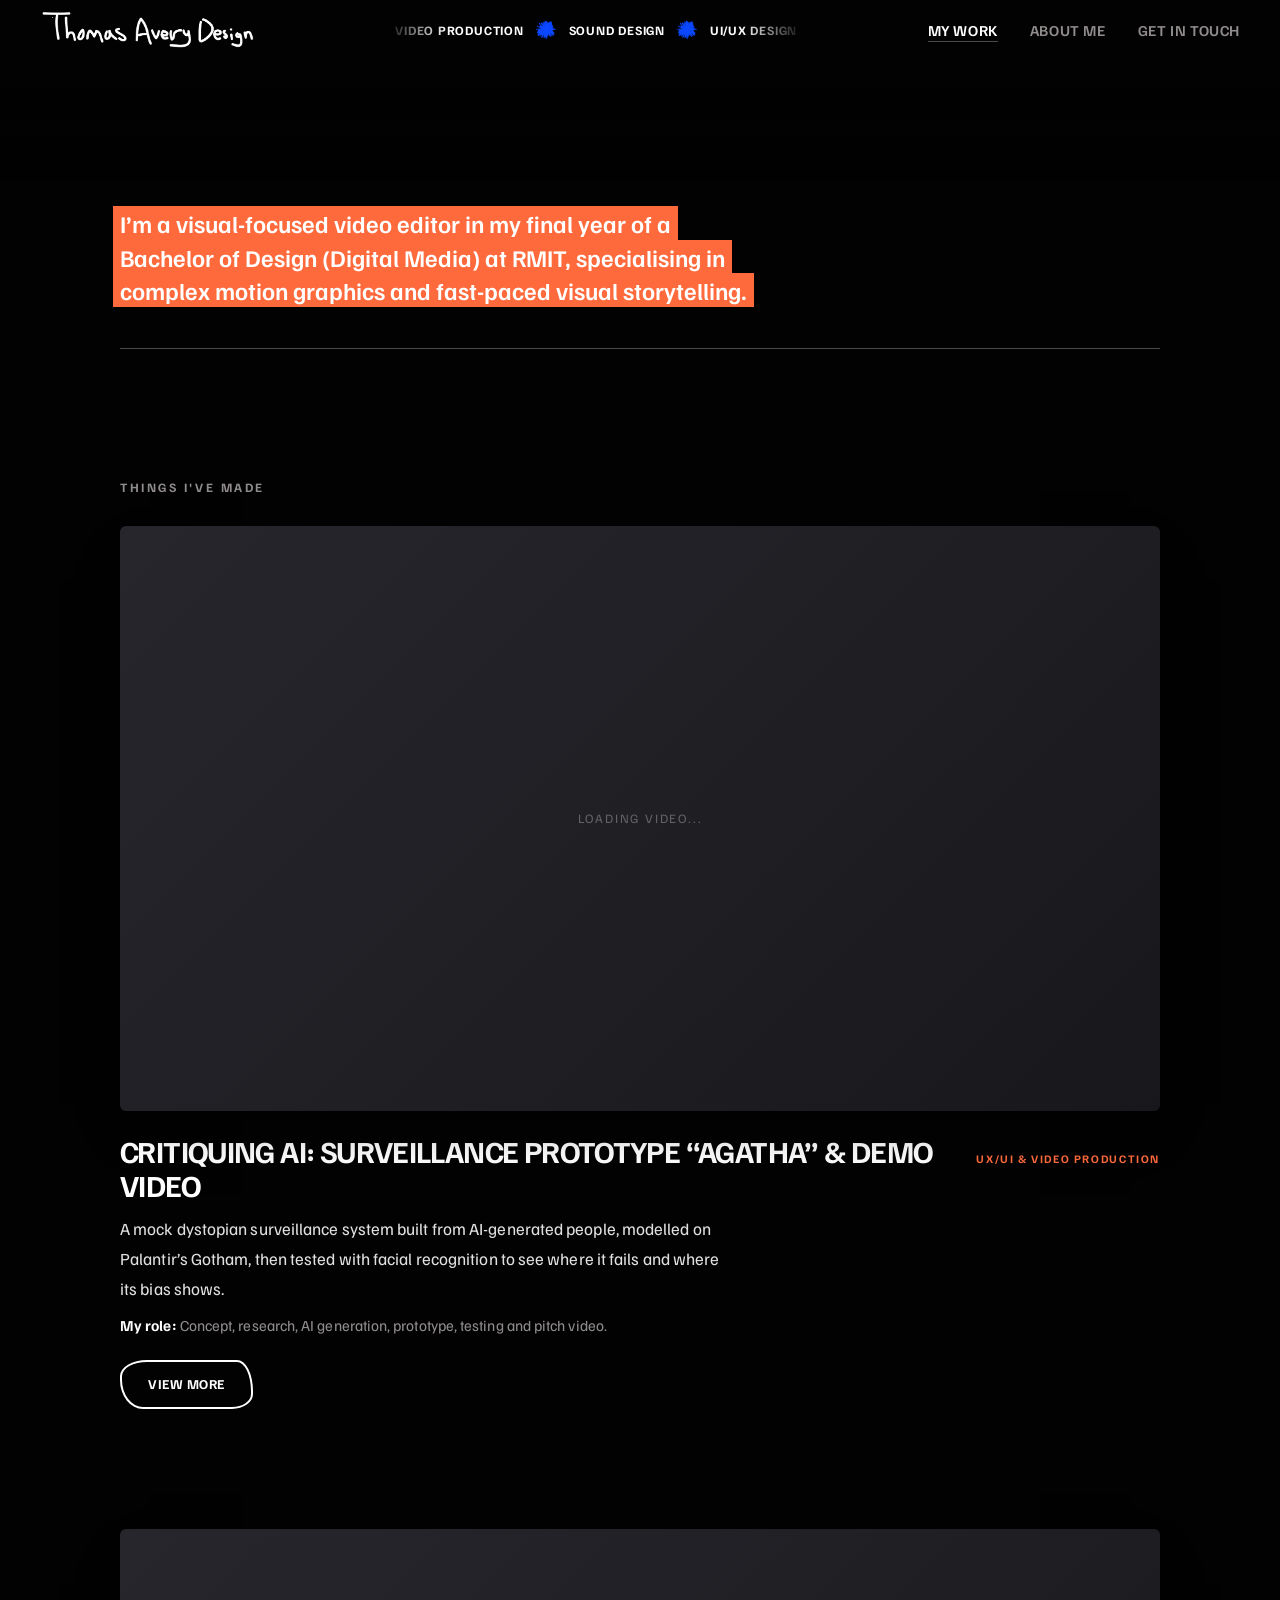
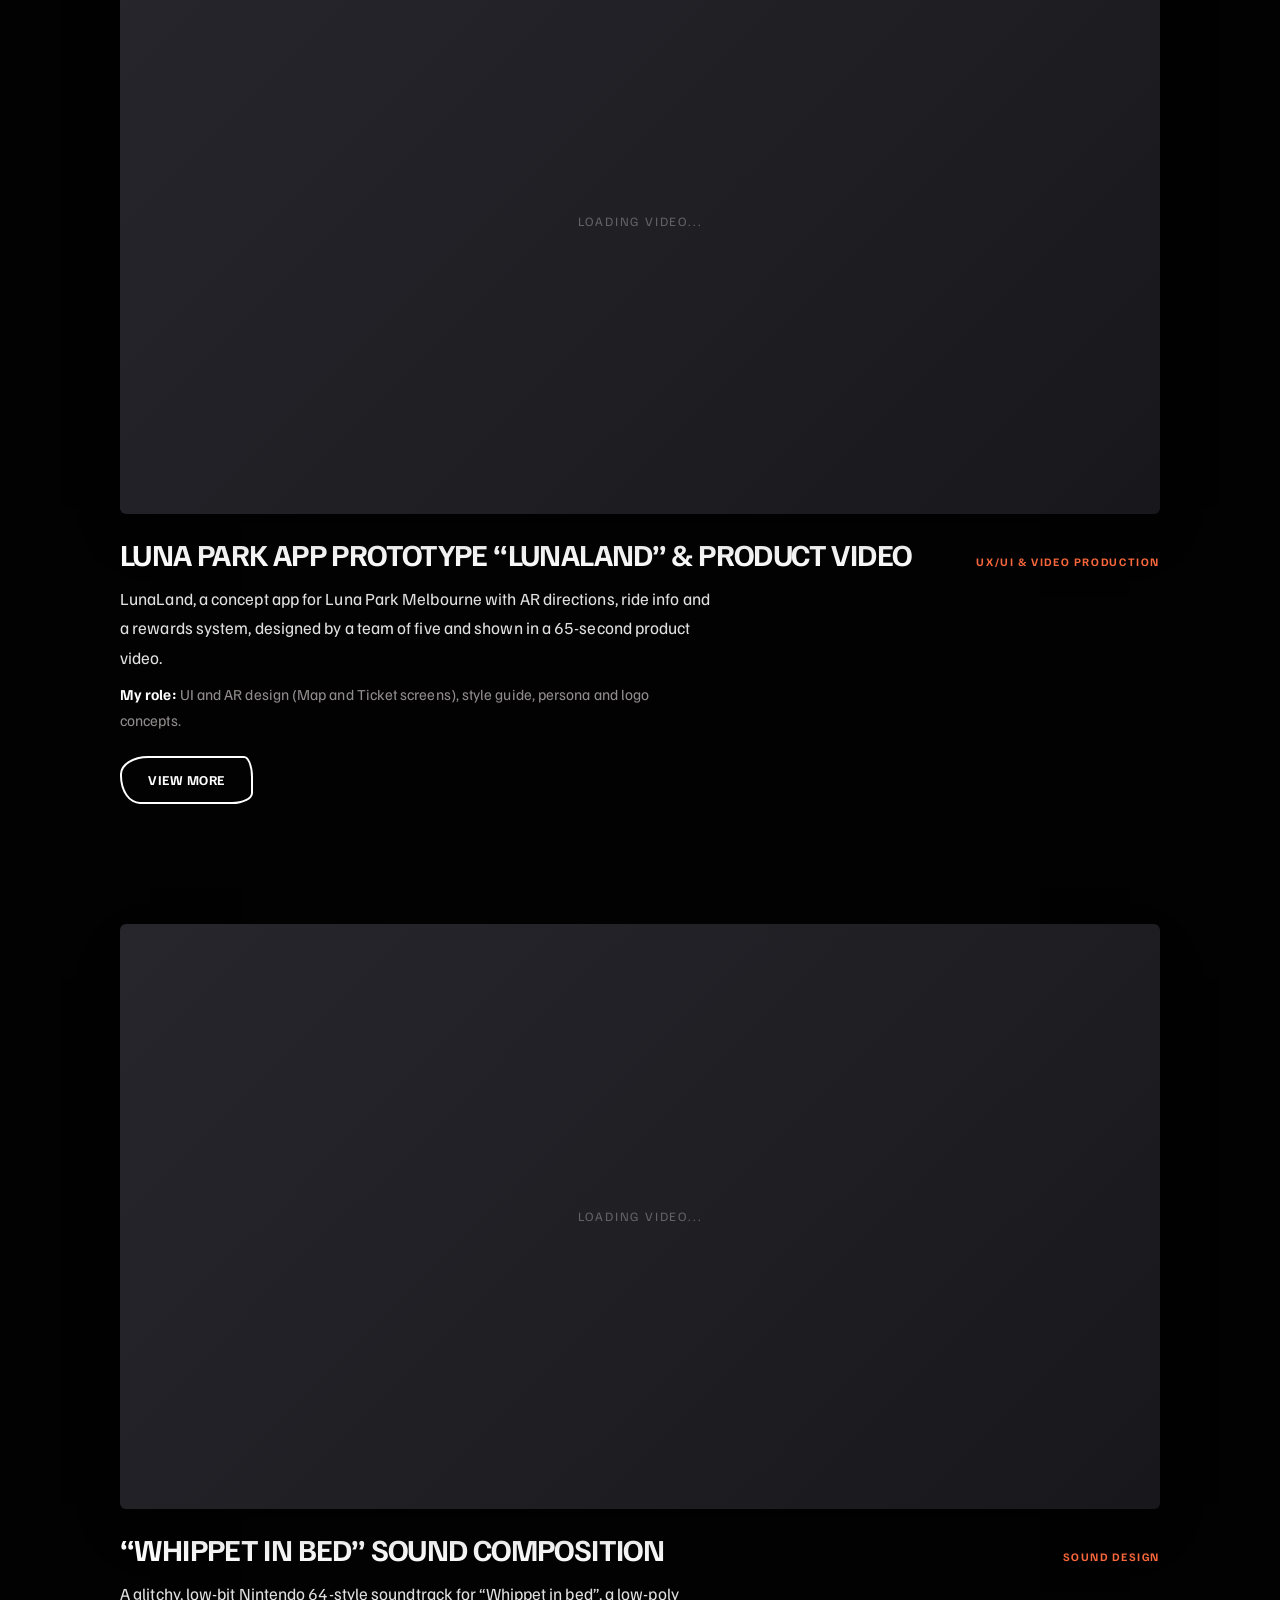
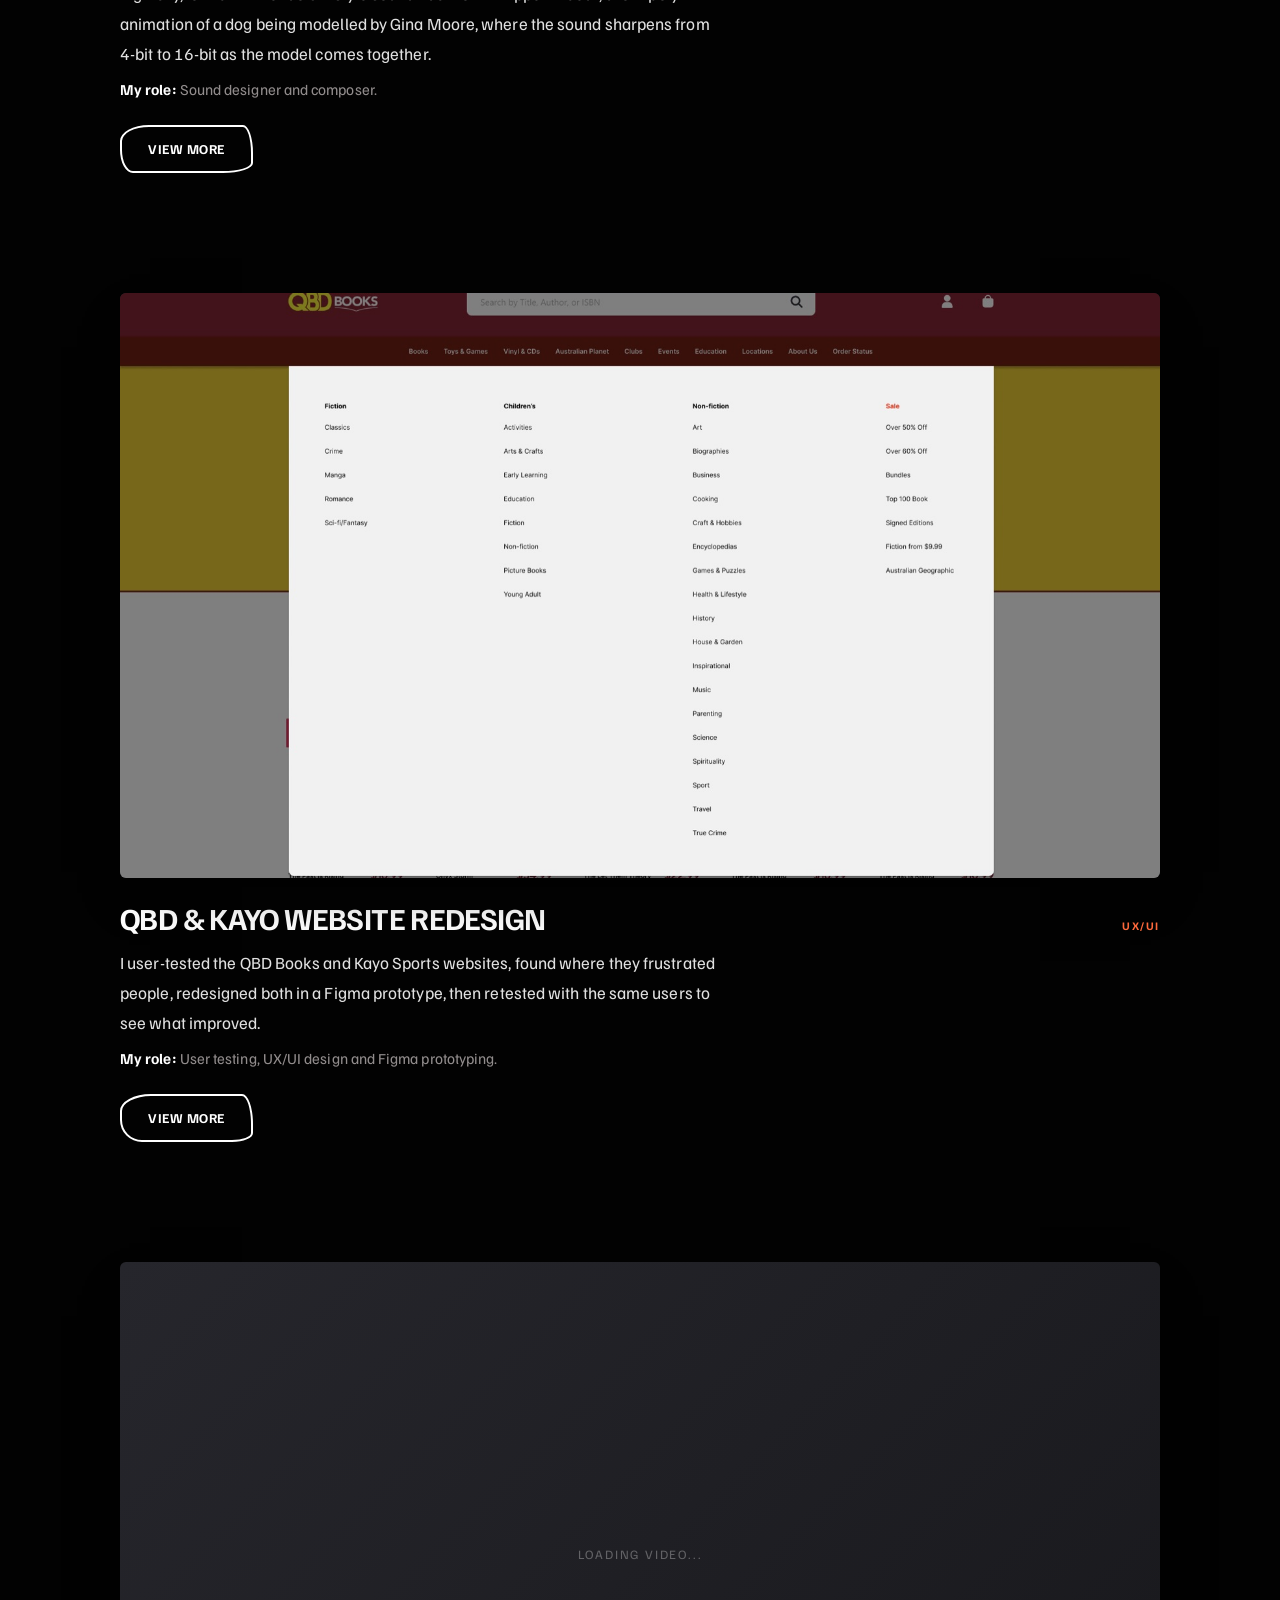
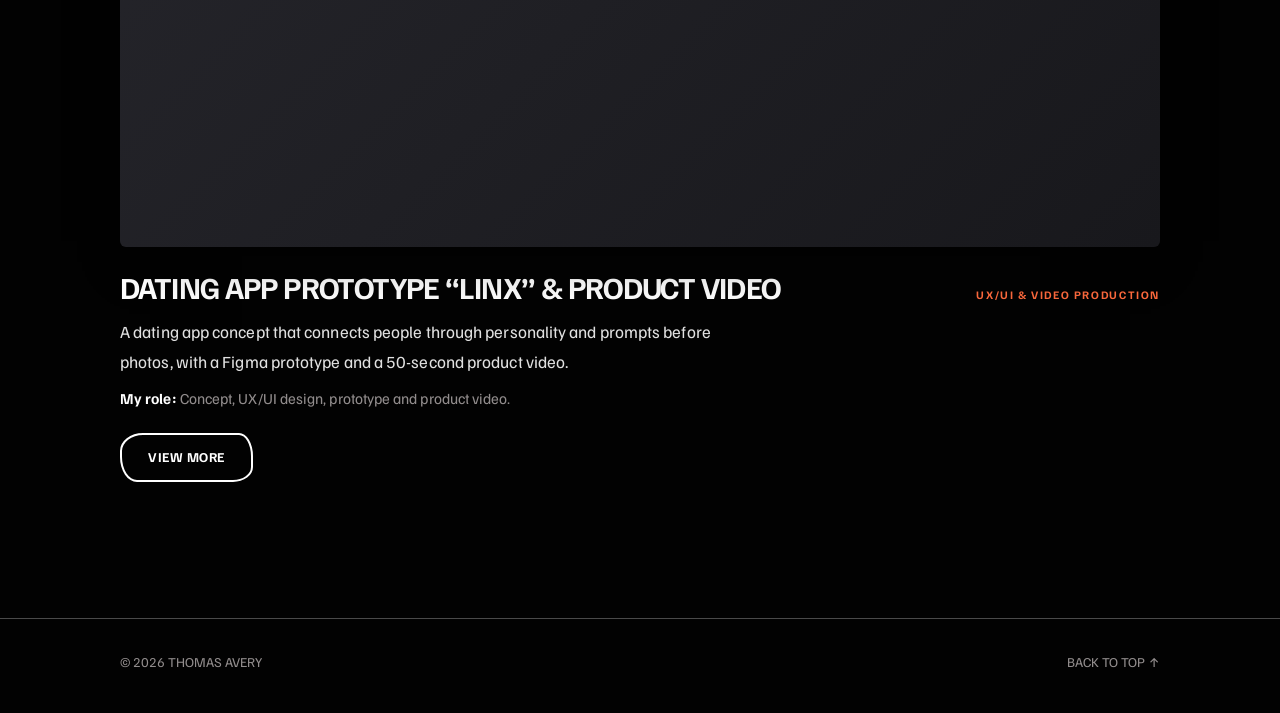
<file: index.html>
<!DOCTYPE html>
<html lang="en">
<head>
  <meta charset="UTF-8">
  <meta name="viewport" content="width=device-width, initial-scale=1">
  <title>Thomas Avery's Portfolio | Things I've Made</title>
  <meta name="description" content="Video production and digital media portfolio.">
  <link rel="icon" href="favicon.ico?v=4" sizes="48x48">
  <link rel="icon" type="image/png" sizes="32x32" href="assets/favicon-32.png?v=4">
  <link rel="icon" type="image/png" href="assets/favicon.png?v=4">
  <link rel="apple-touch-icon" href="assets/apple-touch-icon.png?v=4">
  <link rel="preconnect" href="https://fonts.googleapis.com">
  <link rel="preconnect" href="https://fonts.gstatic.com" crossorigin>
  <link href="https://fonts.googleapis.com/css2?family=Familjen+Grotesk:wght@400;500;600;700&display=swap" rel="stylesheet">
  <link rel="stylesheet" href="style.css">
</head>
<body id="top">
  <div class="layout">

    <!-- TOP: navigation -->
    <header class="site-header">
      <nav class="menu" aria-label="Main">
        <a class="logo" href="index.html" aria-label="Home">
          <img src="assets/title.png?v=2" alt="Thomas Avery's logo"
               onerror="this.replaceWith(Object.assign(document.createElement('span'),{className:'logo-fallback',textContent:'LOGO'}))">
        </a>
        <div class="marquee" aria-label="Video Production, sound design, ui/ux design, product videos, motion graphics, branding">
          <div class="marquee-viewport">
            <div class="marquee-track" aria-hidden="true">
              <div class="marquee-group"><span>Video Production</span><span class="dot"><img src="assets/asterix-small.png?v=4" alt=""></span><span>Sound Design</span><span class="dot"><img src="assets/asterix-small.png?v=4" alt=""></span><span>UI/UX Design</span><span class="dot"><img src="assets/asterix-small.png?v=4" alt=""></span><span>Product Videos</span><span class="dot"><img src="assets/asterix-small.png?v=4" alt=""></span><span>Motion graphics</span><span class="dot"><img src="assets/asterix-small.png?v=4" alt=""></span><span>Branding</span><span class="dot"><img src="assets/asterix-small.png?v=4" alt=""></span></div>
              <div class="marquee-group"><span>Video Production</span><span class="dot"><img src="assets/asterix-small.png?v=4" alt=""></span><span>Sound Design</span><span class="dot"><img src="assets/asterix-small.png?v=4" alt=""></span><span>UI/UX Design</span><span class="dot"><img src="assets/asterix-small.png?v=4" alt=""></span><span>Product Videos</span><span class="dot"><img src="assets/asterix-small.png?v=4" alt=""></span><span>Motion graphics</span><span class="dot"><img src="assets/asterix-small.png?v=4" alt=""></span><span>Branding</span><span class="dot"><img src="assets/asterix-small.png?v=4" alt=""></span></div>
            </div>
          </div>
        </div>
        <ul>
        <li><a href="index.html" class="current" aria-current="page">My Work</a></li>
        <li><a href="about.html">About me</a></li>
        <li><a href="contact.html">Get in touch</a></li>
        </ul>
      </nav>
    </header>

    <!-- CONTENT -->
    <main class="projects" id="work">
      <section class="intro">
        <p class="bio">
          <span class="hl">I&rsquo;m a visual-focused video editor in my final year of a Bachelor of Design (Digital Media) at RMIT, specialising in complex motion graphics and fast-paced visual storytelling.</span>
        </p>
      </section>

      <h2>Things I've made</h2>

      <!-- Video project: swap the files in assets/ for your own -->
      <article class="project">
        <div class="media vimeo" data-placeholder="Loading video...">
          <iframe src="https://player.vimeo.com/video/1238606779?badge=0&amp;autopause=0&amp;player_id=0&amp;app_id=58479" width="1920" height="1080" frameborder="0" allow="autoplay; fullscreen; picture-in-picture; clipboard-write; encrypted-media; web-share" referrerpolicy="strict-origin-when-cross-origin" title="Critiquing AI: Surveillance prototype “Agatha” &amp; demo video"></iframe>
        </div>
        <div class="meta">
          <h3>Critiquing AI: Surveillance prototype &ldquo;Agatha&rdquo; &amp; demo video</h3>
          <span class="tag">UX/UI &amp; Video Production</span>
        </div>
        <p>
          A mock dystopian surveillance system built from AI-generated people, modelled on Palantir&rsquo;s Gotham,
          then tested with facial recognition to see where it fails and where its bias shows.
        </p>
        <p class="role-line"><strong>My role:</strong> Concept, research, AI generation, prototype, testing and pitch video.</p>
        <a class="btn" href="project-one.html">View more</a>
      </article>

      <article class="project">
        <div class="media vimeo" data-placeholder="Loading video...">
          <iframe src="https://player.vimeo.com/video/1238611521?badge=0&amp;autopause=0&amp;player_id=0&amp;app_id=58479" width="1920" height="1080" frameborder="0" allow="autoplay; fullscreen; picture-in-picture; clipboard-write; encrypted-media; web-share" referrerpolicy="strict-origin-when-cross-origin" title="Luna Park app product video"></iframe>
        </div>
        <div class="meta">
          <h3>Luna Park app prototype &ldquo;LunaLand&rdquo; &amp; product video</h3>
          <span class="tag">UX/UI &amp; Video Production</span>
        </div>
        <p>
          LunaLand, a concept app for Luna Park Melbourne with AR directions, ride info and a rewards system,
          designed by a team of five and shown in a 65-second product video.
        </p>
        <p class="role-line"><strong>My role:</strong> UI and AR design (Map and Ticket screens), style guide, persona and logo concepts.</p>
        <a class="btn" href="project-two.html">View more</a>
      </article>

      <article class="project">
        <div class="media vimeo" data-placeholder="Loading video...">
          <iframe src="https://player.vimeo.com/video/1238612521?badge=0&amp;autopause=0&amp;player_id=0&amp;app_id=58479" width="1920" height="1080" frameborder="0" allow="autoplay; fullscreen; picture-in-picture; clipboard-write; encrypted-media; web-share" referrerpolicy="strict-origin-when-cross-origin" title="“Whippet in bed” sound composition"></iframe>
        </div>
        <div class="meta">
          <h3>&ldquo;Whippet in bed&rdquo; sound composition</h3>
          <span class="tag">Sound Design</span>
        </div>
        <p>
          A glitchy, low-bit Nintendo 64-style soundtrack for &ldquo;Whippet in bed&rdquo;, a low-poly animation of a dog being modelled
          by Gina Moore, where the sound sharpens from 4-bit to 16-bit as the model comes together.
        </p>
        <p class="role-line"><strong>My role:</strong> Sound designer and composer.</p>
        <a class="btn" href="project-four.html">View more</a>
      </article>

      <article class="project">
        <div class="media" data-placeholder="Image: project-six.jpg">
          <img src="assets/project-six.jpg" alt="Redesigned QBD Books navigation with the Books dropdown open">
        </div>
        <div class="meta">
          <h3>QBD &amp; Kayo website redesign</h3>
          <span class="tag">UX/UI</span>
        </div>
        <p>
          I user-tested the QBD Books and Kayo Sports websites, found where they frustrated people, redesigned both in a Figma prototype,
          then retested with the same users to see what improved.
        </p>
        <p class="role-line"><strong>My role:</strong> User testing, UX/UI design and Figma prototyping.</p>
        <a class="btn" href="project-six.html">View more</a>
      </article>

      <article class="project">
        <div class="media vimeo" data-placeholder="Loading video...">
          <iframe src="https://player.vimeo.com/video/1238642453?badge=0&amp;autopause=0&amp;player_id=0&amp;app_id=58479" width="1920" height="1080" frameborder="0" allow="autoplay; fullscreen; picture-in-picture; clipboard-write; encrypted-media; web-share" referrerpolicy="strict-origin-when-cross-origin" title="Dating app prototype “Linx” &amp; product video"></iframe>
        </div>
        <div class="meta">
          <h3>Dating app prototype &ldquo;Linx&rdquo; &amp; product video</h3>
          <span class="tag">UX/UI &amp; Video Production</span>
        </div>
        <p>
          A dating app concept that connects people through personality and prompts before photos,
          with a Figma prototype and a 50-second product video.
        </p>
        <p class="role-line"><strong>My role:</strong> Concept, UX/UI design, prototype and product video.</p>
        <a class="btn" href="project-five.html">View more</a>
      </article>
    </main>

    <!-- FOOTER (same on every page) -->
    <footer class="site-footer">
      <div class="footer-inner">
        <p class="footer-name">&copy; 2026 Thomas Avery</p>
        <ul class="footer-links">
          <li><a href="#">Back to top &uarr;</a></li>
        </ul>
      </div>
    </footer>

  </div>

  <script src="shapes.js"></script>
  <script>
    // Hovering a video thumbnail plays a silent preview; clicking takes over normal controls.
    document.querySelectorAll('.project video').forEach(function (video) {
      var preview = false;
      video.addEventListener('mouseenter', function () {
        if (video.paused) {
          preview = true;
          video.muted = true;
          video.play().catch(function () { preview = false; });
        }
      });
      video.addEventListener('pointerdown', function () { preview = false; });
      video.addEventListener('mouseleave', function () {
        if (preview) {
          video.pause();
          video.currentTime = 0;
          preview = false;
        }
      });
    });
  </script>
  <script src="highlight.js"></script>
</body>
</html>
</file>
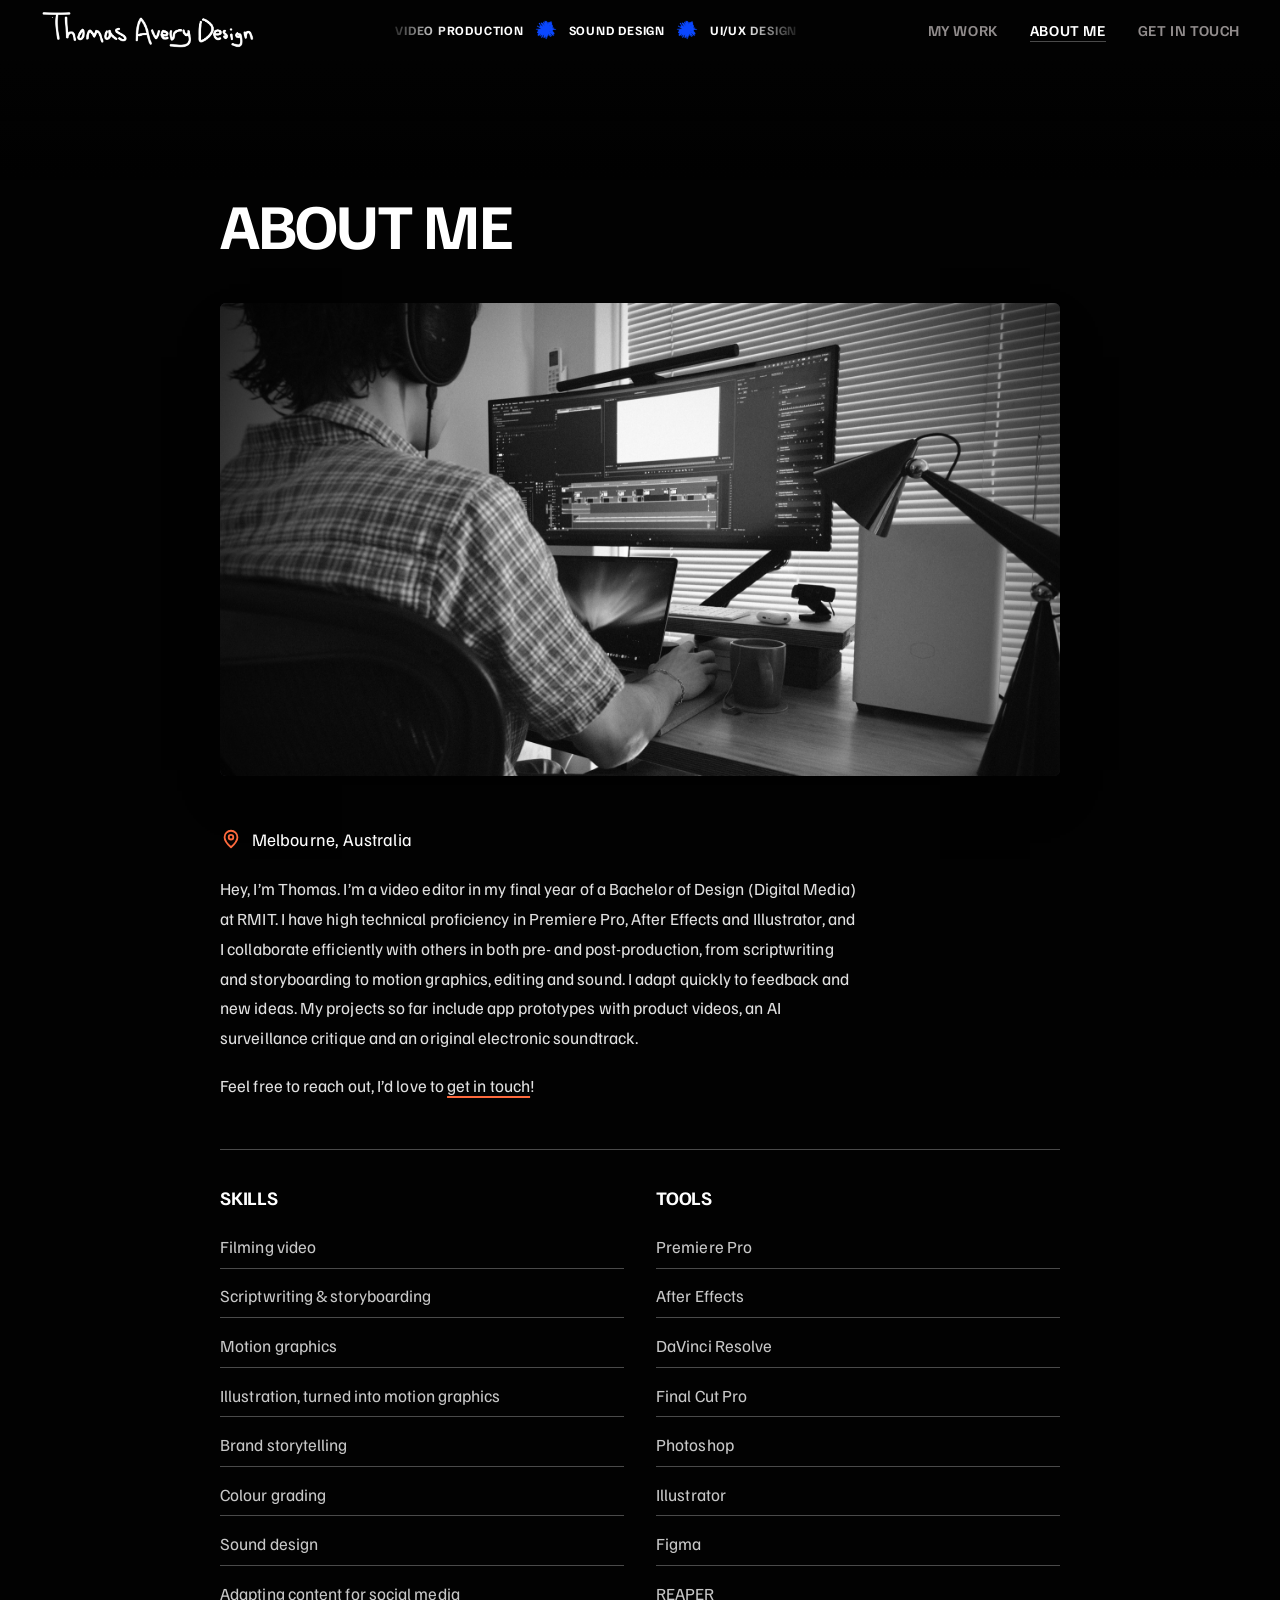
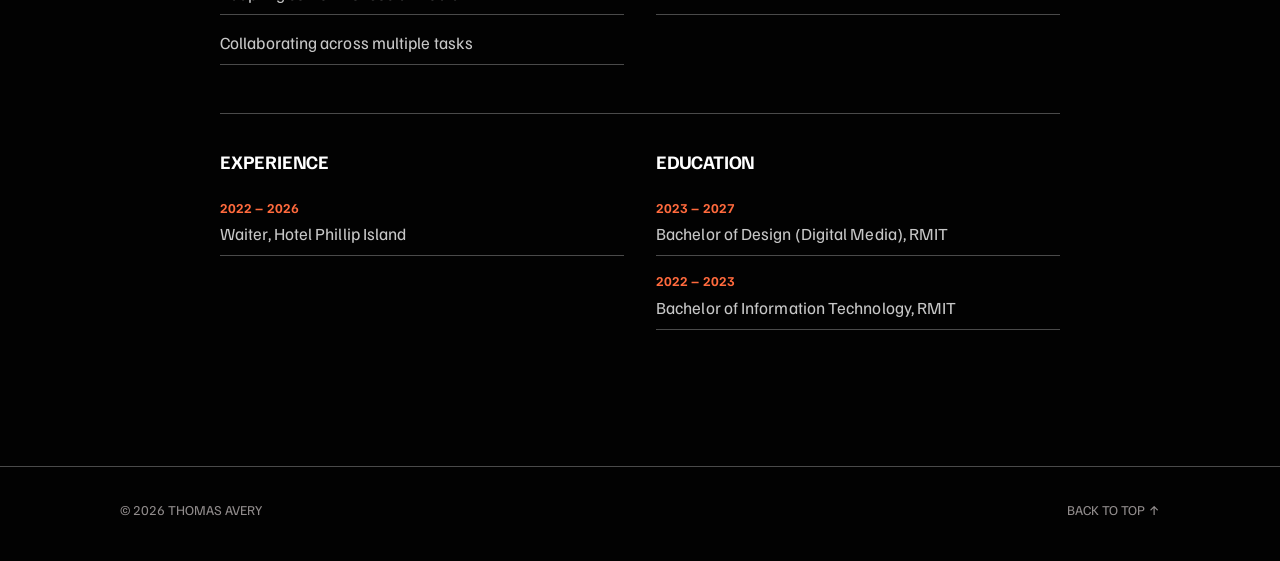
<file: about.html>
<!DOCTYPE html>
<html lang="en">
<head>
  <meta charset="UTF-8">
  <meta name="viewport" content="width=device-width, initial-scale=1">
  <title>Thomas Avery's Portfolio | About me</title>
  <link rel="icon" href="favicon.ico?v=4" sizes="48x48">
  <link rel="icon" type="image/png" sizes="32x32" href="assets/favicon-32.png?v=4">
  <link rel="icon" type="image/png" href="assets/favicon.png?v=4">
  <link rel="apple-touch-icon" href="assets/apple-touch-icon.png?v=4">
  <link rel="preconnect" href="https://fonts.googleapis.com">
  <link rel="preconnect" href="https://fonts.gstatic.com" crossorigin>
  <link href="https://fonts.googleapis.com/css2?family=Familjen+Grotesk:wght@400;500;600;700&display=swap" rel="stylesheet">
  <link rel="stylesheet" href="style.css">
</head>
<body>
  <div class="layout">

    <!-- TOP: navigation -->
    <header class="site-header">
      <nav class="menu" aria-label="Main">
        <a class="logo" href="index.html" aria-label="Home">
          <img src="assets/title.png?v=2" alt="Thomas Avery's logo"
               onerror="this.replaceWith(Object.assign(document.createElement('span'),{className:'logo-fallback',textContent:'LOGO'}))">
        </a>
        <div class="marquee" aria-label="Video Production, sound design, ui/ux design, product videos, motion graphics, branding">
          <div class="marquee-viewport">
            <div class="marquee-track" aria-hidden="true">
              <div class="marquee-group"><span>Video Production</span><span class="dot"><img src="assets/asterix-small.png?v=4" alt=""></span><span>Sound Design</span><span class="dot"><img src="assets/asterix-small.png?v=4" alt=""></span><span>UI/UX Design</span><span class="dot"><img src="assets/asterix-small.png?v=4" alt=""></span><span>Product Videos</span><span class="dot"><img src="assets/asterix-small.png?v=4" alt=""></span><span>Motion graphics</span><span class="dot"><img src="assets/asterix-small.png?v=4" alt=""></span><span>Branding</span><span class="dot"><img src="assets/asterix-small.png?v=4" alt=""></span></div>
              <div class="marquee-group"><span>Video Production</span><span class="dot"><img src="assets/asterix-small.png?v=4" alt=""></span><span>Sound Design</span><span class="dot"><img src="assets/asterix-small.png?v=4" alt=""></span><span>UI/UX Design</span><span class="dot"><img src="assets/asterix-small.png?v=4" alt=""></span><span>Product Videos</span><span class="dot"><img src="assets/asterix-small.png?v=4" alt=""></span><span>Motion graphics</span><span class="dot"><img src="assets/asterix-small.png?v=4" alt=""></span><span>Branding</span><span class="dot"><img src="assets/asterix-small.png?v=4" alt=""></span></div>
            </div>
          </div>
        </div>
        <ul>
        <li><a href="index.html">My Work</a></li>
        <li><a href="about.html" class="current" aria-current="page">About me</a></li>
        <li><a href="contact.html">Get in touch</a></li>
        </ul>
      </nav>
    </header>

    <!-- CONTENT -->
    <main class="projects page">
      <h1>About me</h1>

      <div class="media" data-placeholder="Photo of me: about-web.jpg">
        <img src="assets/about-web.jpg" alt="Thomas Avery editing video at his desk">
      </div>

      <section>
        <p class="location">
          <svg class="loc-icon" viewBox="0 0 24 24" width="22" height="22" fill="none" stroke="currentColor" stroke-width="2" stroke-linecap="round" stroke-linejoin="round" aria-hidden="true"><path d="M12 21s-7-6.2-7-11a7 7 0 1 1 14 0c0 4.8-7 11-7 11z"/><circle cx="12" cy="10" r="2.5"/></svg>
          Melbourne, Australia
        </p>
        <p>Hey, I&rsquo;m Thomas. I&rsquo;m a video editor in my final year of a Bachelor of Design (Digital Media) at RMIT. I have high technical proficiency in Premiere Pro, After Effects and Illustrator, and I collaborate efficiently with others in both pre- and post-production, from scriptwriting and storyboarding to motion graphics, editing and sound. I adapt quickly to feedback and new ideas. My projects so far include app prototypes with product videos, an AI surveillance critique and an original electronic soundtrack.</p>
        <p>Feel free to reach out, I&rsquo;d love to <a class="text-link" href="contact.html">get in touch</a>!</p>
      </section>

      <section class="cols">
        <div>
          <h2>Skills</h2>
          <ul>
            <li>Filming video</li>
            <li>Scriptwriting &amp; storyboarding</li>
            <li>Motion graphics</li>
            <li>Illustration, turned into motion graphics</li>
            <li>Brand storytelling</li>
            <li>Colour grading</li>
            <li>Sound design</li>
            <li>Adapting content for social media</li>
            <li>Collaborating across multiple tasks</li>
          </ul>
        </div>
        <div>
          <h2>Tools</h2>
          <ul>
            <li>Premiere Pro</li>
            <li>After Effects</li>
            <li>DaVinci Resolve</li>
            <li>Final Cut Pro</li>
            <li>Photoshop</li>
            <li>Illustrator</li>
            <li>Figma</li>
            <li>REAPER</li>
          </ul>
        </div>
      </section>

      <section class="cols">
        <div>
          <h2>Experience</h2>
          <ul class="dated">
            <li><span>2022 &ndash; 2026</span>Waiter, Hotel Phillip Island</li>
          </ul>
        </div>
        <div>
          <h2>Education</h2>
          <ul class="dated">
            <li><span>2023 &ndash; 2027</span>Bachelor of Design (Digital Media), RMIT</li>
            <li><span>2022 &ndash; 2023</span>Bachelor of Information Technology, RMIT</li>
          </ul>
        </div>
      </section>
    </main>

    <!-- FOOTER (same on every page) -->
    <footer class="site-footer">
      <div class="footer-inner">
        <p class="footer-name">&copy; 2026 Thomas Avery</p>
        <ul class="footer-links">
          <li><a href="#">Back to top &uarr;</a></li>
        </ul>
      </div>
    </footer>

  </div>
  <script src="shapes.js"></script>
</body>
</html>
</file>
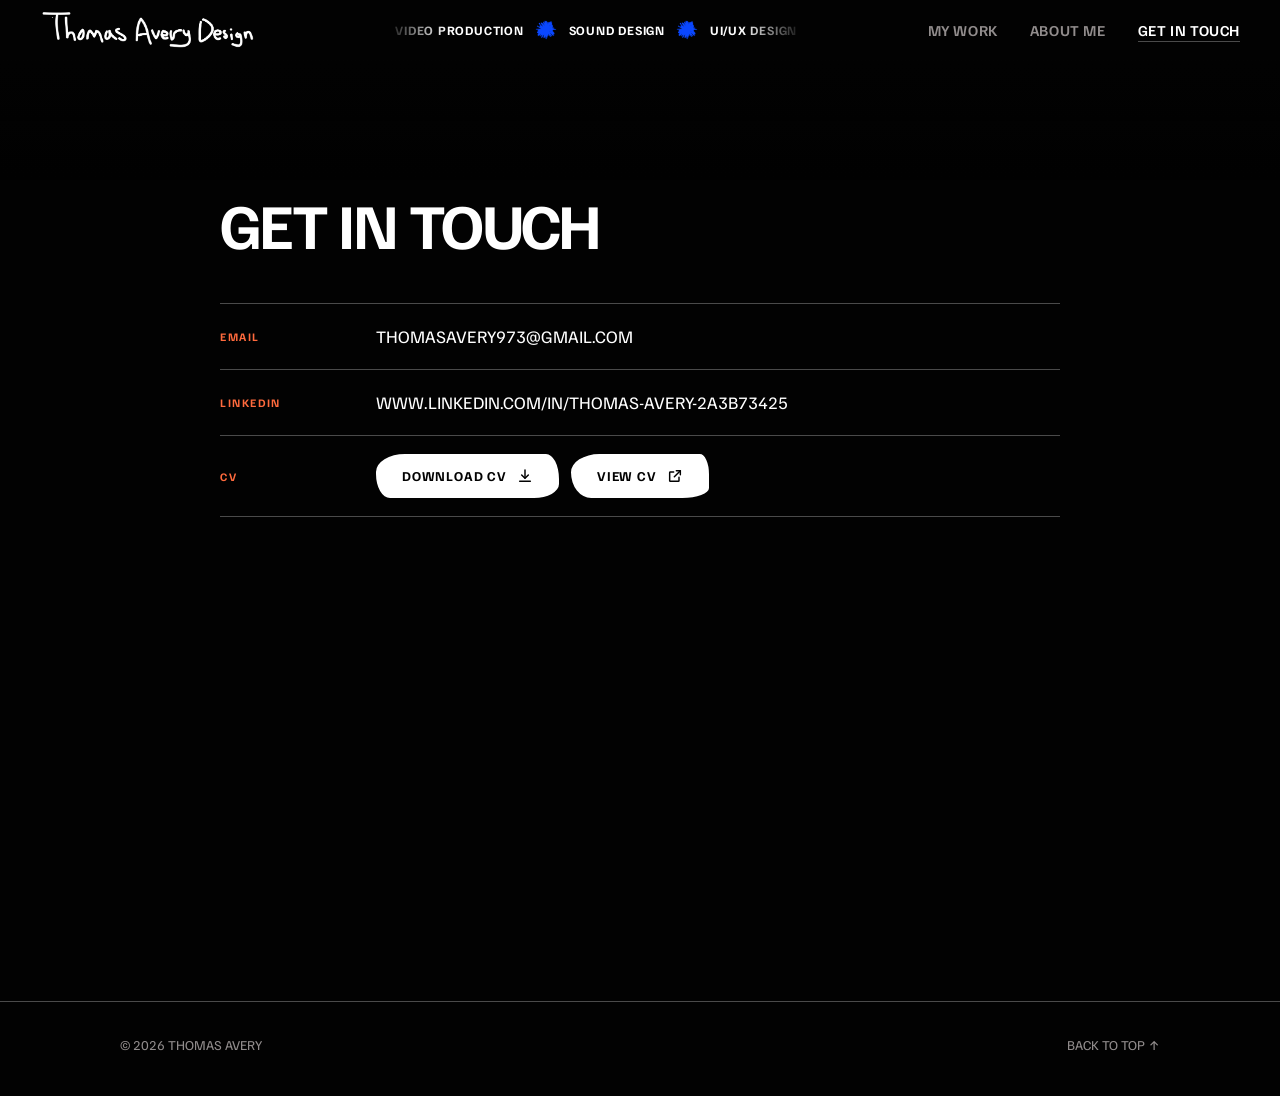
<file: contact.html>
<!DOCTYPE html>
<html lang="en">
<head>
  <meta charset="UTF-8">
  <meta name="viewport" content="width=device-width, initial-scale=1">
  <title>Thomas Avery's Portfolio | Get in touch</title>
  <link rel="icon" href="favicon.ico?v=4" sizes="48x48">
  <link rel="icon" type="image/png" sizes="32x32" href="assets/favicon-32.png?v=4">
  <link rel="icon" type="image/png" href="assets/favicon.png?v=4">
  <link rel="apple-touch-icon" href="assets/apple-touch-icon.png?v=4">
  <link rel="preconnect" href="https://fonts.googleapis.com">
  <link rel="preconnect" href="https://fonts.gstatic.com" crossorigin>
  <link href="https://fonts.googleapis.com/css2?family=Familjen+Grotesk:wght@400;500;600;700&display=swap" rel="stylesheet">
  <link rel="stylesheet" href="style.css">
</head>
<body>
  <div class="layout">

    <!-- TOP: navigation -->
    <header class="site-header">
      <nav class="menu" aria-label="Main">
        <a class="logo" href="index.html" aria-label="Home">
          <img src="assets/title.png?v=2" alt="Thomas Avery's logo"
               onerror="this.replaceWith(Object.assign(document.createElement('span'),{className:'logo-fallback',textContent:'LOGO'}))">
        </a>
        <div class="marquee" aria-label="Video Production, sound design, ui/ux design, product videos, motion graphics, branding">
          <div class="marquee-viewport">
            <div class="marquee-track" aria-hidden="true">
              <div class="marquee-group"><span>Video Production</span><span class="dot"><img src="assets/asterix-small.png?v=4" alt=""></span><span>Sound Design</span><span class="dot"><img src="assets/asterix-small.png?v=4" alt=""></span><span>UI/UX Design</span><span class="dot"><img src="assets/asterix-small.png?v=4" alt=""></span><span>Product Videos</span><span class="dot"><img src="assets/asterix-small.png?v=4" alt=""></span><span>Motion graphics</span><span class="dot"><img src="assets/asterix-small.png?v=4" alt=""></span><span>Branding</span><span class="dot"><img src="assets/asterix-small.png?v=4" alt=""></span></div>
              <div class="marquee-group"><span>Video Production</span><span class="dot"><img src="assets/asterix-small.png?v=4" alt=""></span><span>Sound Design</span><span class="dot"><img src="assets/asterix-small.png?v=4" alt=""></span><span>UI/UX Design</span><span class="dot"><img src="assets/asterix-small.png?v=4" alt=""></span><span>Product Videos</span><span class="dot"><img src="assets/asterix-small.png?v=4" alt=""></span><span>Motion graphics</span><span class="dot"><img src="assets/asterix-small.png?v=4" alt=""></span><span>Branding</span><span class="dot"><img src="assets/asterix-small.png?v=4" alt=""></span></div>
            </div>
          </div>
        </div>
        <ul>
        <li><a href="index.html">My Work</a></li>
        <li><a href="about.html">About me</a></li>
        <li><a href="contact.html" class="current" aria-current="page">Get in touch</a></li>
        </ul>
      </nav>
    </header>

    <!-- CONTENT -->
    <main class="projects page">
      <h1>Get in touch</h1>

      <ul class="contact-list">
        <li><span>Email</span><a href="mailto:thomasavery973@gmail.com">thomasavery973@gmail.com</a></li>
        <li><span>LinkedIn</span><a href="https://www.linkedin.com/in/thomas-avery-2a3b73425" target="_blank" rel="noopener noreferrer">www.linkedin.com/in/thomas-avery-2a3b73425</a></li>
        <!-- Save your CV as assets/CV.pdf -->
        <li class="cv-row">
          <span>CV</span>
          <div class="cv-buttons">
            <a class="btn cv-btn cv-btn-solid" href="assets/CV.pdf" download="Thomas-Avery-CV.pdf">Download CV <svg class="btn-icon" viewBox="0 0 24 24" width="16" height="16" fill="none" stroke="currentColor" stroke-width="2.2" stroke-linecap="round" stroke-linejoin="round" aria-hidden="true"><path d="M12 3v12"/><path d="M7 10.5l5 5 5-5"/><path d="M4 20h16"/></svg></a>
            <a class="btn cv-btn cv-btn-outline" href="assets/CV.pdf" target="_blank" rel="noopener">View CV <svg class="btn-icon" viewBox="0 0 24 24" width="16" height="16" fill="none" stroke="currentColor" stroke-width="2.2" stroke-linecap="round" stroke-linejoin="round" aria-hidden="true"><path d="M14 4h6v6"/><path d="M20 4l-9 9"/><path d="M18 14v5a1 1 0 0 1-1 1H5a1 1 0 0 1-1-1V7a1 1 0 0 1 1-1h5"/></svg></a>
          </div>
        </li>
      </ul>
      
    </main>

    <!-- FOOTER (same on every page) -->
    <footer class="site-footer">
      <div class="footer-inner">
        <p class="footer-name">&copy; 2026 Thomas Avery</p>
        <ul class="footer-links">
          <li><a href="#">Back to top &uarr;</a></li>
        </ul>
      </div>
    </footer>

  </div>
  <script src="shapes.js"></script>
</body>
</html>
</file>
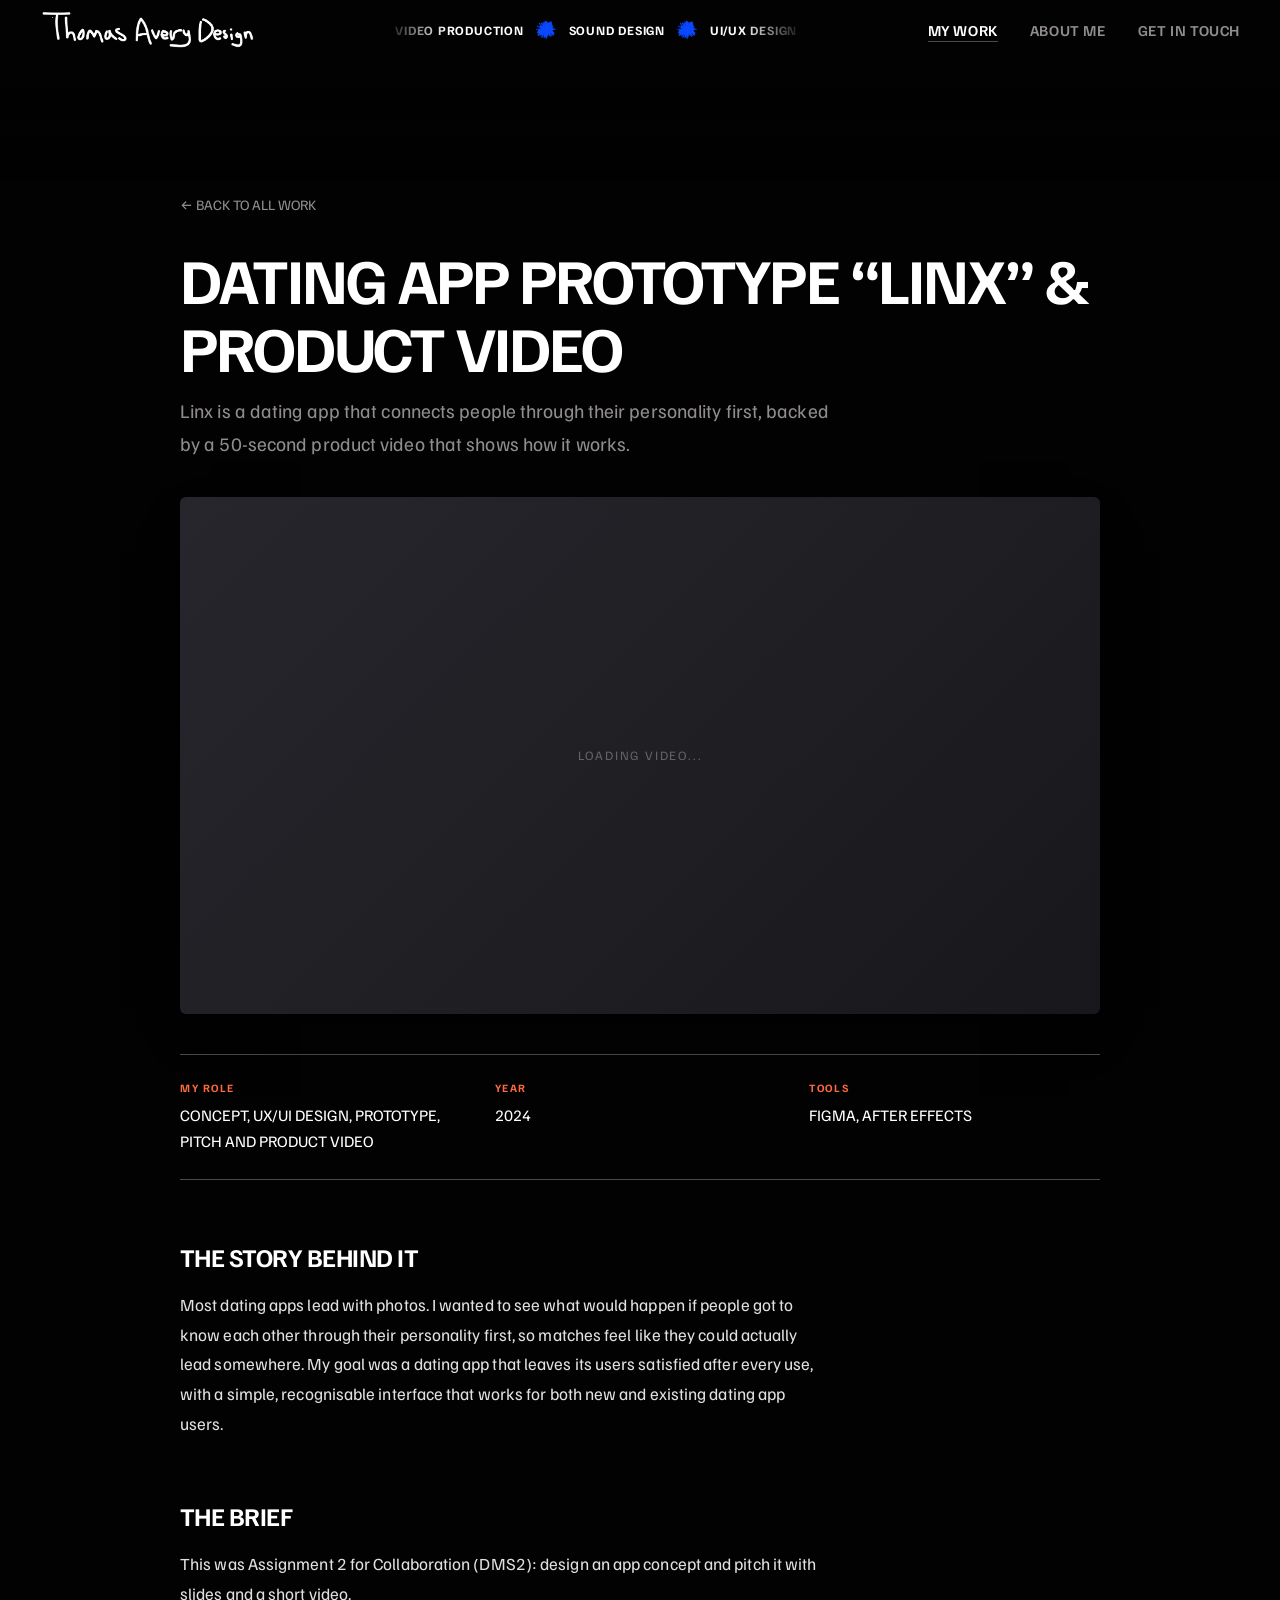
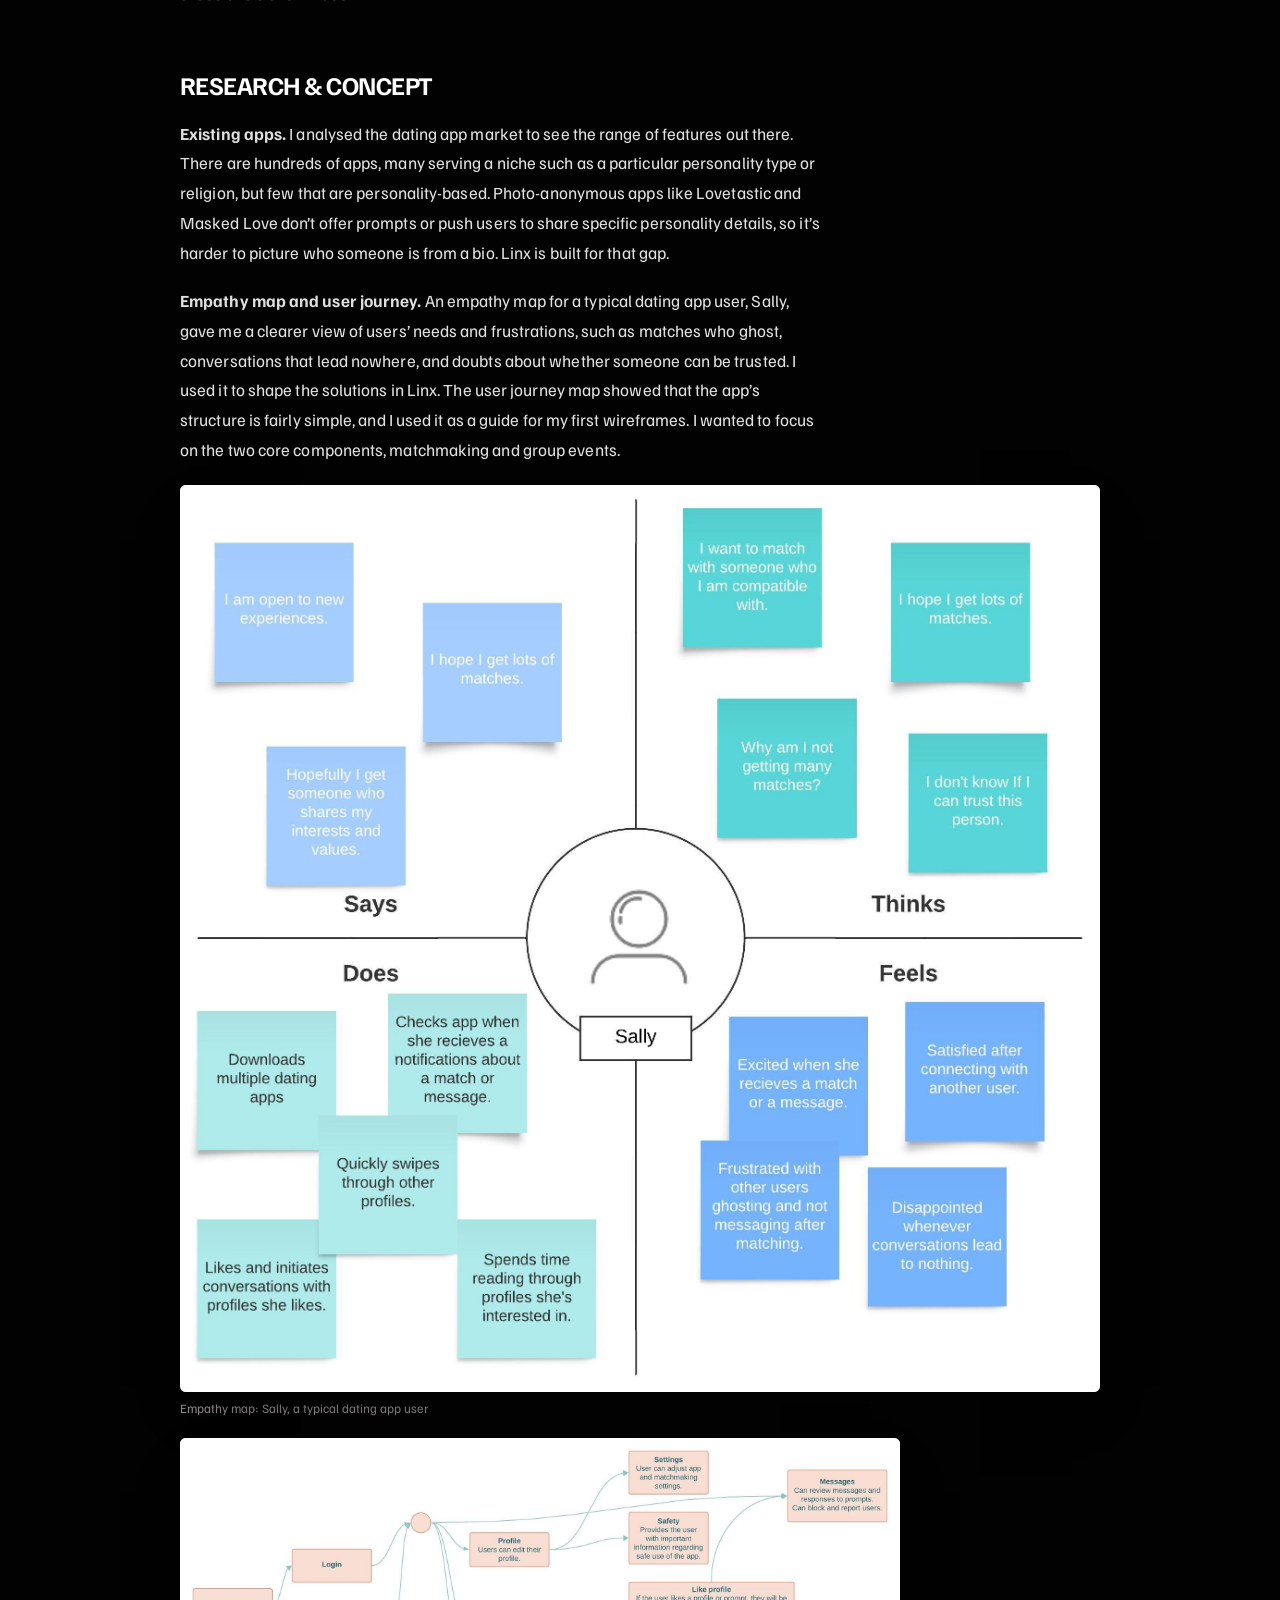
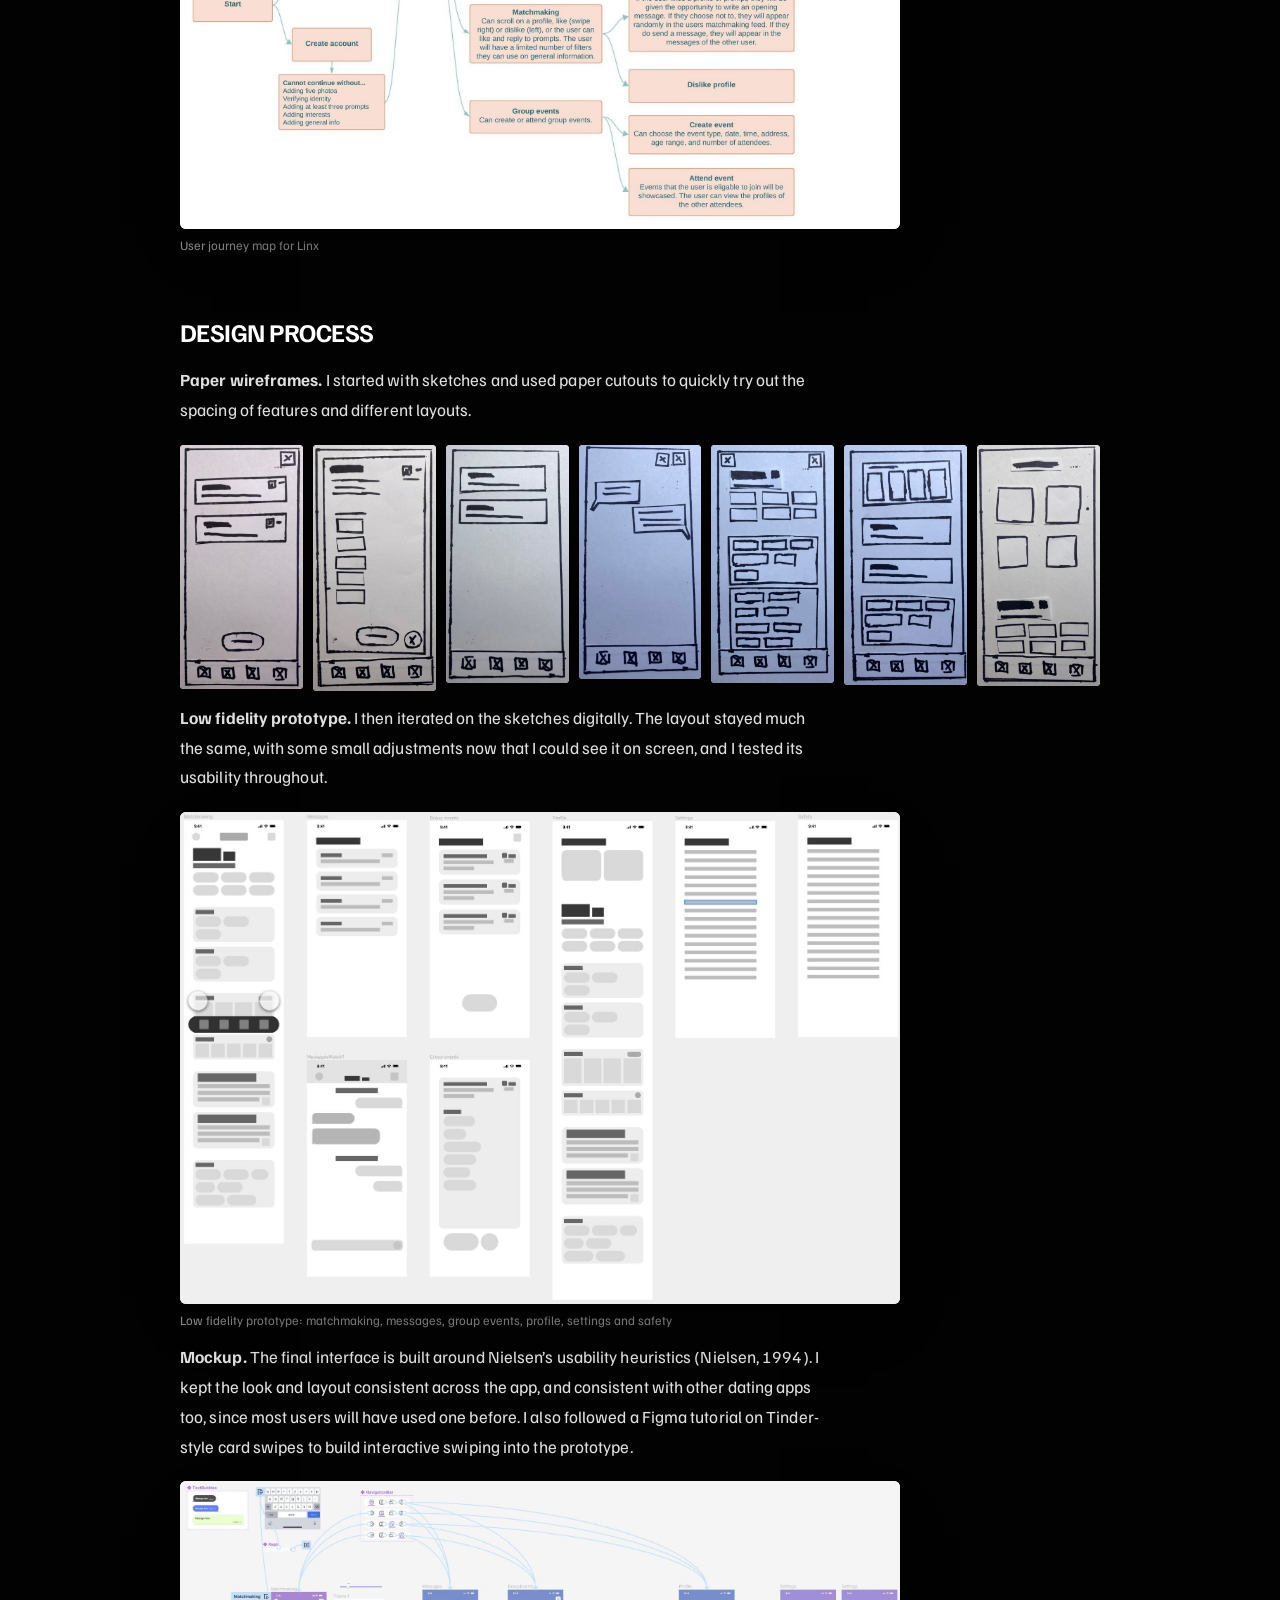
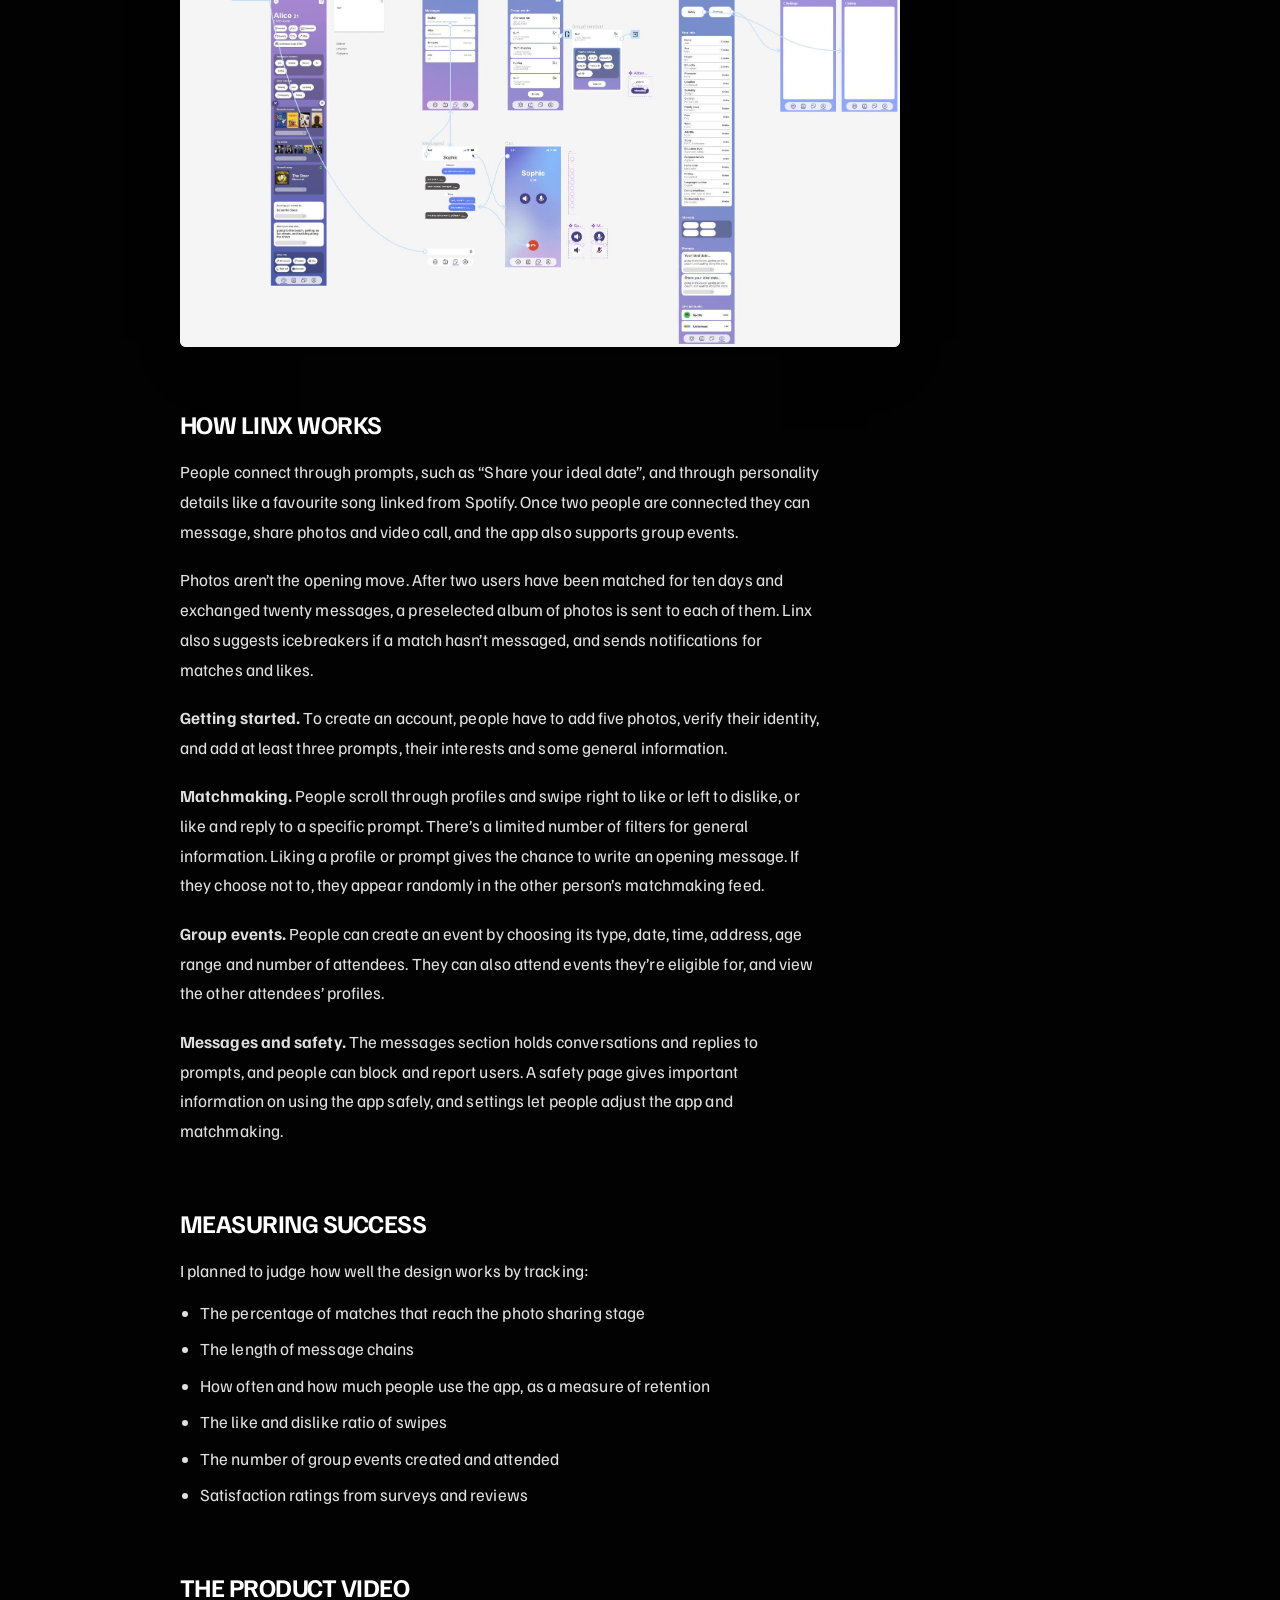
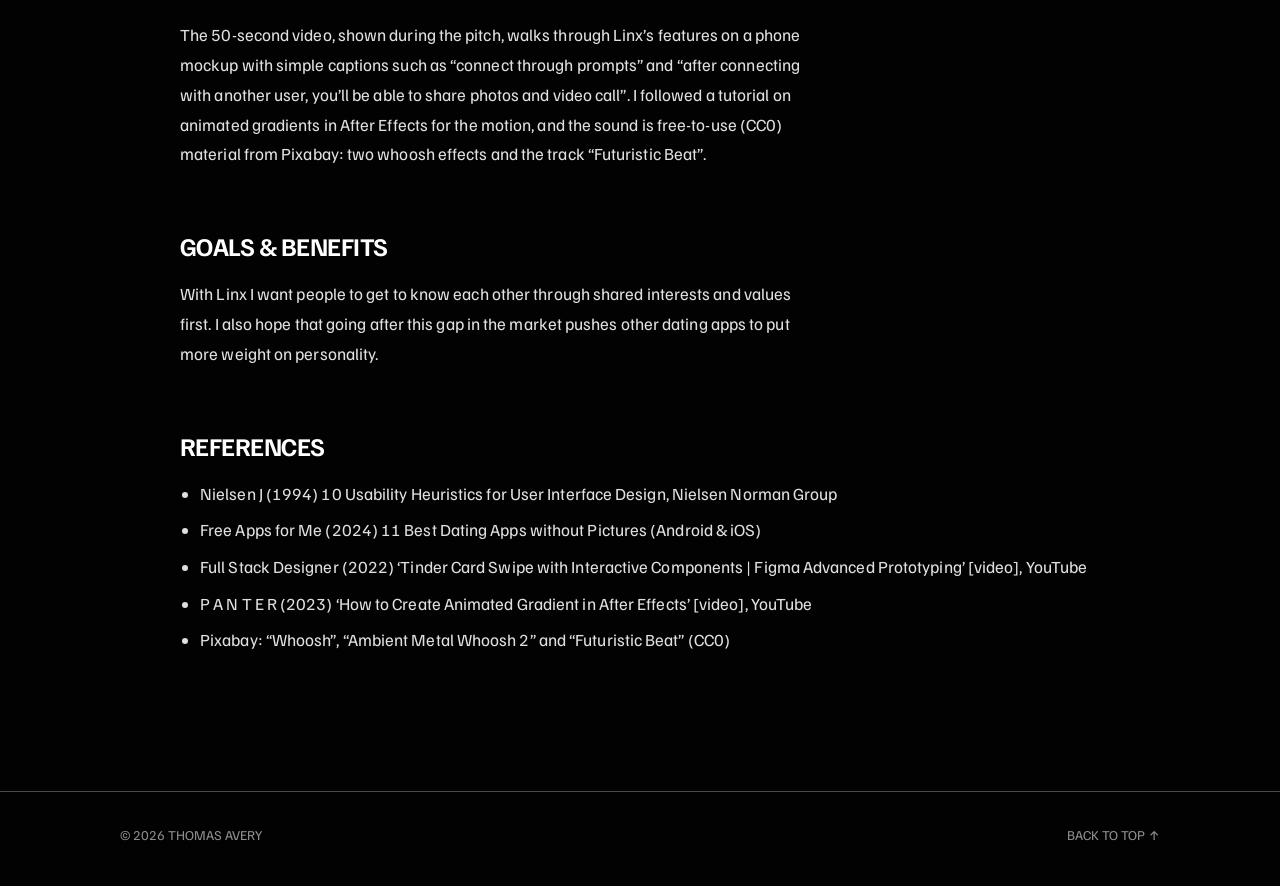
<file: project-five.html>
<!DOCTYPE html>
<html lang="en">
<head>
  <meta charset="UTF-8">
  <meta name="viewport" content="width=device-width, initial-scale=1">
  <title>Thomas Avery's Portfolio | Linx</title>
  <link rel="icon" href="favicon.ico?v=4" sizes="48x48">
  <link rel="icon" type="image/png" sizes="32x32" href="assets/favicon-32.png?v=4">
  <link rel="icon" type="image/png" href="assets/favicon.png?v=4">
  <link rel="apple-touch-icon" href="assets/apple-touch-icon.png?v=4">
  <link rel="preconnect" href="https://fonts.googleapis.com">
  <link rel="preconnect" href="https://fonts.gstatic.com" crossorigin>
  <link href="https://fonts.googleapis.com/css2?family=Familjen+Grotesk:wght@400;500;600;700&display=swap" rel="stylesheet">
  <link rel="stylesheet" href="style.css">
</head>
<body>
  <div class="layout">

    <!-- TOP: navigation -->
    <header class="site-header">
      <nav class="menu" aria-label="Main">
        <a class="logo" href="index.html" aria-label="Home">
          <img src="assets/title.png?v=2" alt="Thomas Avery's logo"
               onerror="this.replaceWith(Object.assign(document.createElement('span'),{className:'logo-fallback',textContent:'LOGO'}))">
        </a>
        <div class="marquee" aria-label="Video Production, sound design, ui/ux design, product videos, motion graphics, branding">
          <div class="marquee-viewport">
            <div class="marquee-track" aria-hidden="true">
              <div class="marquee-group"><span>Video Production</span><span class="dot"><img src="assets/asterix-small.png?v=4" alt=""></span><span>Sound Design</span><span class="dot"><img src="assets/asterix-small.png?v=4" alt=""></span><span>UI/UX Design</span><span class="dot"><img src="assets/asterix-small.png?v=4" alt=""></span><span>Product Videos</span><span class="dot"><img src="assets/asterix-small.png?v=4" alt=""></span><span>Motion graphics</span><span class="dot"><img src="assets/asterix-small.png?v=4" alt=""></span><span>Branding</span><span class="dot"><img src="assets/asterix-small.png?v=4" alt=""></span></div>
              <div class="marquee-group"><span>Video Production</span><span class="dot"><img src="assets/asterix-small.png?v=4" alt=""></span><span>Sound Design</span><span class="dot"><img src="assets/asterix-small.png?v=4" alt=""></span><span>UI/UX Design</span><span class="dot"><img src="assets/asterix-small.png?v=4" alt=""></span><span>Product Videos</span><span class="dot"><img src="assets/asterix-small.png?v=4" alt=""></span><span>Motion graphics</span><span class="dot"><img src="assets/asterix-small.png?v=4" alt=""></span><span>Branding</span><span class="dot"><img src="assets/asterix-small.png?v=4" alt=""></span></div>
            </div>
          </div>
        </div>
        <ul>
        <li><a href="index.html" class="current" aria-current="page">My Work</a></li>
        <li><a href="about.html">About me</a></li>
        <li><a href="contact.html">Get in touch</a></li>
        </ul>
      </nav>
    </header>

    <!-- CONTENT -->
    <main class="projects">
    <div class="detail">
    <a class="back" href="index.html">&larr; Back to all work</a>

    <h1>Dating app prototype &ldquo;Linx&rdquo; &amp; product video</h1>
    <p class="lead">Linx is a dating app that connects people through their personality first, backed by a 50-second product video that shows how it works.</p>

    <div class="media vimeo" data-placeholder="Loading video...">
      <iframe src="https://player.vimeo.com/video/1238642453?badge=0&amp;autopause=0&amp;player_id=0&amp;app_id=58479" width="1920" height="1080" frameborder="0" allow="autoplay; fullscreen; picture-in-picture; clipboard-write; encrypted-media; web-share" referrerpolicy="strict-origin-when-cross-origin" title="Dating app prototype “Linx” &amp; product video"></iframe>
    </div>

    <dl class="facts">
      <div><dt>My role</dt><dd>Concept, UX/UI design, prototype, pitch and product video</dd></div>
      <div><dt>Year</dt><dd>2024</dd></div>
      <div><dt>Tools</dt><dd>Figma, After Effects</dd></div>
    </dl>

    <section>
      <h2>The story behind it</h2>
      <p>Most dating apps lead with photos. I wanted to see what would happen if people got to know each other through their personality first, so matches feel like they could actually lead somewhere. My goal was a dating app that leaves its users satisfied after every use, with a simple, recognisable interface that works for both new and existing dating app users.</p>
    </section>

    <section>
      <h2>The brief</h2>
      <p>This was Assignment 2 for Collaboration (DMS2): design an app concept and pitch it with slides and a short video.</p>
    </section>

    <section>
      <h2>Research &amp; concept</h2>
      <p><strong>Existing apps.</strong> I analysed the dating app market to see the range of features out there. There are hundreds of apps, many serving a niche such as a particular personality type or religion, but few that are personality-based. Photo-anonymous apps like Lovetastic and Masked Love don&rsquo;t offer prompts or push users to share specific personality details, so it&rsquo;s harder to picture who someone is from a bio. Linx is built for that gap.</p>
      <p><strong>Empathy map and user journey.</strong> An empathy map for a typical dating app user, Sally, gave me a clearer view of users&rsquo; needs and frustrations, such as matches who ghost, conversations that lead nowhere, and doubts about whether someone can be trusted. I used it to shape the solutions in Linx. The user journey map showed that the app&rsquo;s structure is fairly simple, and I used it as a guide for my first wireframes. I wanted to focus on the two core components, matchmaking and group events.</p>
      <div class="gallery medium">
        <figure class="fig"><div class="media contain" style="aspect-ratio: 1989 / 1961;" data-placeholder="Empathy map: Sally, a typical dating app user"><a href="assets/linx-empathy-map.jpg" target="_blank" rel="noopener"><img src="assets/linx-empathy-map.jpg" alt="Empathy map for a typical dating app user called Sally, showing what she says, thinks, does and feels"></a></div><figcaption>Empathy map: Sally, a typical dating app user</figcaption></figure>
      </div>
      <div class="gallery wide">
        <figure class="fig"><div class="media contain" style="aspect-ratio: 2048 / 1114;" data-placeholder="User journey map for Linx"><a href="assets/linx-user-journey.jpg" target="_blank" rel="noopener"><img src="assets/linx-user-journey.jpg" alt="User journey map showing how people move through the Linx app from sign-up to matchmaking, group events, messages and profile"></a></div><figcaption>User journey map for Linx</figcaption></figure>
      </div>
    </section>

    <section>
      <h2>Design process</h2>
      <p><strong>Paper wireframes.</strong> I started with sketches and used paper cutouts to quickly try out the spacing of features and different layouts.</p>
      <div class="gallery papers">
        <div class="media contain paper" style="aspect-ratio: 756 / 1500;" data-placeholder="Paper wireframe 1"><a href="assets/linx-paper-1.jpg" target="_blank" rel="noopener"><img src="assets/linx-paper-1.jpg" alt="Paper wireframe of the Linx app: two stacked cards, a button and a bottom navigation bar"></a></div>
        <div class="media contain paper" style="aspect-ratio: 749 / 1500;" data-placeholder="Paper wireframe 2"><a href="assets/linx-paper-2.jpg" target="_blank" rel="noopener"><img src="assets/linx-paper-2.jpg" alt="Paper wireframe of the Linx app: a framed screen with text lines, five boxes, a button and a close icon"></a></div>
        <div class="media contain paper" style="aspect-ratio: 774 / 1500;" data-placeholder="Paper wireframe 3"><a href="assets/linx-paper-3.jpg" target="_blank" rel="noopener"><img src="assets/linx-paper-3.jpg" alt="Paper wireframe of the Linx app: two stacked cards above a bottom navigation bar"></a></div>
        <div class="media contain paper" style="aspect-ratio: 788 / 1500;" data-placeholder="Paper wireframe 4"><a href="assets/linx-paper-4.jpg" target="_blank" rel="noopener"><img src="assets/linx-paper-4.jpg" alt="Paper wireframe of the Linx app: a chat screen with two speech bubbles"></a></div>
        <div class="media contain paper" style="aspect-ratio: 775 / 1500;" data-placeholder="Paper wireframe 5"><a href="assets/linx-paper-5.jpg" target="_blank" rel="noopener"><img src="assets/linx-paper-5.jpg" alt="Paper wireframe of the Linx app: a screen with a heading, six small boxes and two panels of options"></a></div>
        <div class="media contain paper" style="aspect-ratio: 766 / 1500;" data-placeholder="Paper wireframe 6"><a href="assets/linx-paper-6.jpg" target="_blank" rel="noopener"><img src="assets/linx-paper-6.jpg" alt="Paper wireframe of the Linx app: a row of four tall boxes, two text cards and a panel of options"></a></div>
        <div class="media contain paper" style="aspect-ratio: 765 / 1500;" data-placeholder="Paper wireframe 7"><a href="assets/linx-paper-7.jpg" target="_blank" rel="noopener"><img src="assets/linx-paper-7.jpg" alt="Paper wireframe of the Linx app: a heading, four square images and a grid of small boxes"></a></div>
      </div>
      <p><strong>Low fidelity prototype.</strong> I then iterated on the sketches digitally. The layout stayed much the same, with some small adjustments now that I could see it on screen, and I tested its usability throughout.</p>
      <div class="gallery wide">
        <figure class="fig"><div class="media contain" style="aspect-ratio: 1739 / 1189;" data-placeholder="Low fidelity prototype: matchmaking, messages, group events, profile, settings and safety"><a href="assets/linx-low-fi.jpg" target="_blank" rel="noopener"><img src="assets/linx-low-fi.jpg" alt="Low fidelity wireframes for the Linx matchmaking, messages, group events, profile, settings and safety screens"></a></div><figcaption>Low fidelity prototype: matchmaking, messages, group events, profile, settings and safety</figcaption></figure>
      </div>
      <p><strong>Mockup.</strong> The final interface is built around Nielsen&rsquo;s usability heuristics (Nielsen, 1994). I kept the look and layout consistent across the app, and consistent with other dating apps too, since most users will have used one before. I also followed a Figma tutorial on Tinder-style card swipes to build interactive swiping into the prototype.</p>
      <div class="gallery wide">
        <div class="media contain" style="aspect-ratio: 1935 / 1252;" data-placeholder="Figma mockup overview">
          <a href="assets/project-five-mockup.jpg" target="_blank" rel="noopener"><img src="assets/project-five-mockup.jpg?v=2" alt="Overview of the Linx app screens and how they connect in Figma"></a>
        </div>
      </div>
    </section>

    <section>
      <h2>How Linx works</h2>
      <p>People connect through prompts, such as &ldquo;Share your ideal date&rdquo;, and through personality details like a favourite song linked from Spotify. Once two people are connected they can message, share photos and video call, and the app also supports group events.</p>
      <p>Photos aren&rsquo;t the opening move. After two users have been matched for ten days and exchanged twenty messages, a preselected album of photos is sent to each of them. Linx also suggests icebreakers if a match hasn&rsquo;t messaged, and sends notifications for matches and likes.</p>
      <p><strong>Getting started.</strong> To create an account, people have to add five photos, verify their identity, and add at least three prompts, their interests and some general information.</p>
      <p><strong>Matchmaking.</strong> People scroll through profiles and swipe right to like or left to dislike, or like and reply to a specific prompt. There&rsquo;s a limited number of filters for general information. Liking a profile or prompt gives the chance to write an opening message. If they choose not to, they appear randomly in the other person&rsquo;s matchmaking feed.</p>
      <p><strong>Group events.</strong> People can create an event by choosing its type, date, time, address, age range and number of attendees. They can also attend events they&rsquo;re eligible for, and view the other attendees&rsquo; profiles.</p>
      <p><strong>Messages and safety.</strong> The messages section holds conversations and replies to prompts, and people can block and report users. A safety page gives important information on using the app safely, and settings let people adjust the app and matchmaking.</p>
    </section>

    <section>
      <h2>Measuring success</h2>
      <p>I planned to judge how well the design works by tracking:</p>
      <ul>
        <li>The percentage of matches that reach the photo sharing stage</li>
        <li>The length of message chains</li>
        <li>How often and how much people use the app, as a measure of retention</li>
        <li>The like and dislike ratio of swipes</li>
        <li>The number of group events created and attended</li>
        <li>Satisfaction ratings from surveys and reviews</li>
      </ul>
    </section>

    <section>
      <h2>The product video</h2>
      <p>The 50-second video, shown during the pitch, walks through Linx&rsquo;s features on a phone mockup with simple captions such as &ldquo;connect through prompts&rdquo; and &ldquo;after connecting with another user, you&rsquo;ll be able to share photos and video call&rdquo;. I followed a tutorial on animated gradients in After Effects for the motion, and the sound is free-to-use (CC0) material from Pixabay: two whoosh effects and the track &ldquo;Futuristic Beat&rdquo;.</p>
    </section>

    <section>
      <h2>Goals &amp; benefits</h2>
      <p>With Linx I want people to get to know each other through shared interests and values first. I also hope that going after this gap in the market pushes other dating apps to put more weight on personality.</p>
    </section>

    <section>
      <h2>References</h2>
      <ul>
        <li>Nielsen J (1994) 10 Usability Heuristics for User Interface Design, Nielsen Norman Group</li>
        <li>Free Apps for Me (2024) 11 Best Dating Apps without Pictures (Android &amp; iOS)</li>
        <li>Full Stack Designer (2022) &lsquo;Tinder Card Swipe with Interactive Components | Figma Advanced Prototyping&rsquo; [video], YouTube</li>
        <li>P A N T E R (2023) &lsquo;How to Create Animated Gradient in After Effects&rsquo; [video], YouTube</li>
        <li>Pixabay: &ldquo;Whoosh&rdquo;, &ldquo;Ambient Metal Whoosh 2&rdquo; and &ldquo;Futuristic Beat&rdquo; (CC0)</li>
      </ul>
    </section>
    </div>
    </main>

    <!-- FOOTER (same on every page) -->
    <footer class="site-footer">
      <div class="footer-inner">
        <p class="footer-name">&copy; 2026 Thomas Avery</p>
        <ul class="footer-links">
          <li><a href="#">Back to top &uarr;</a></li>
        </ul>
      </div>
    </footer>

  </div>
  <script src="shapes.js"></script>
</body>
</html>
</file>
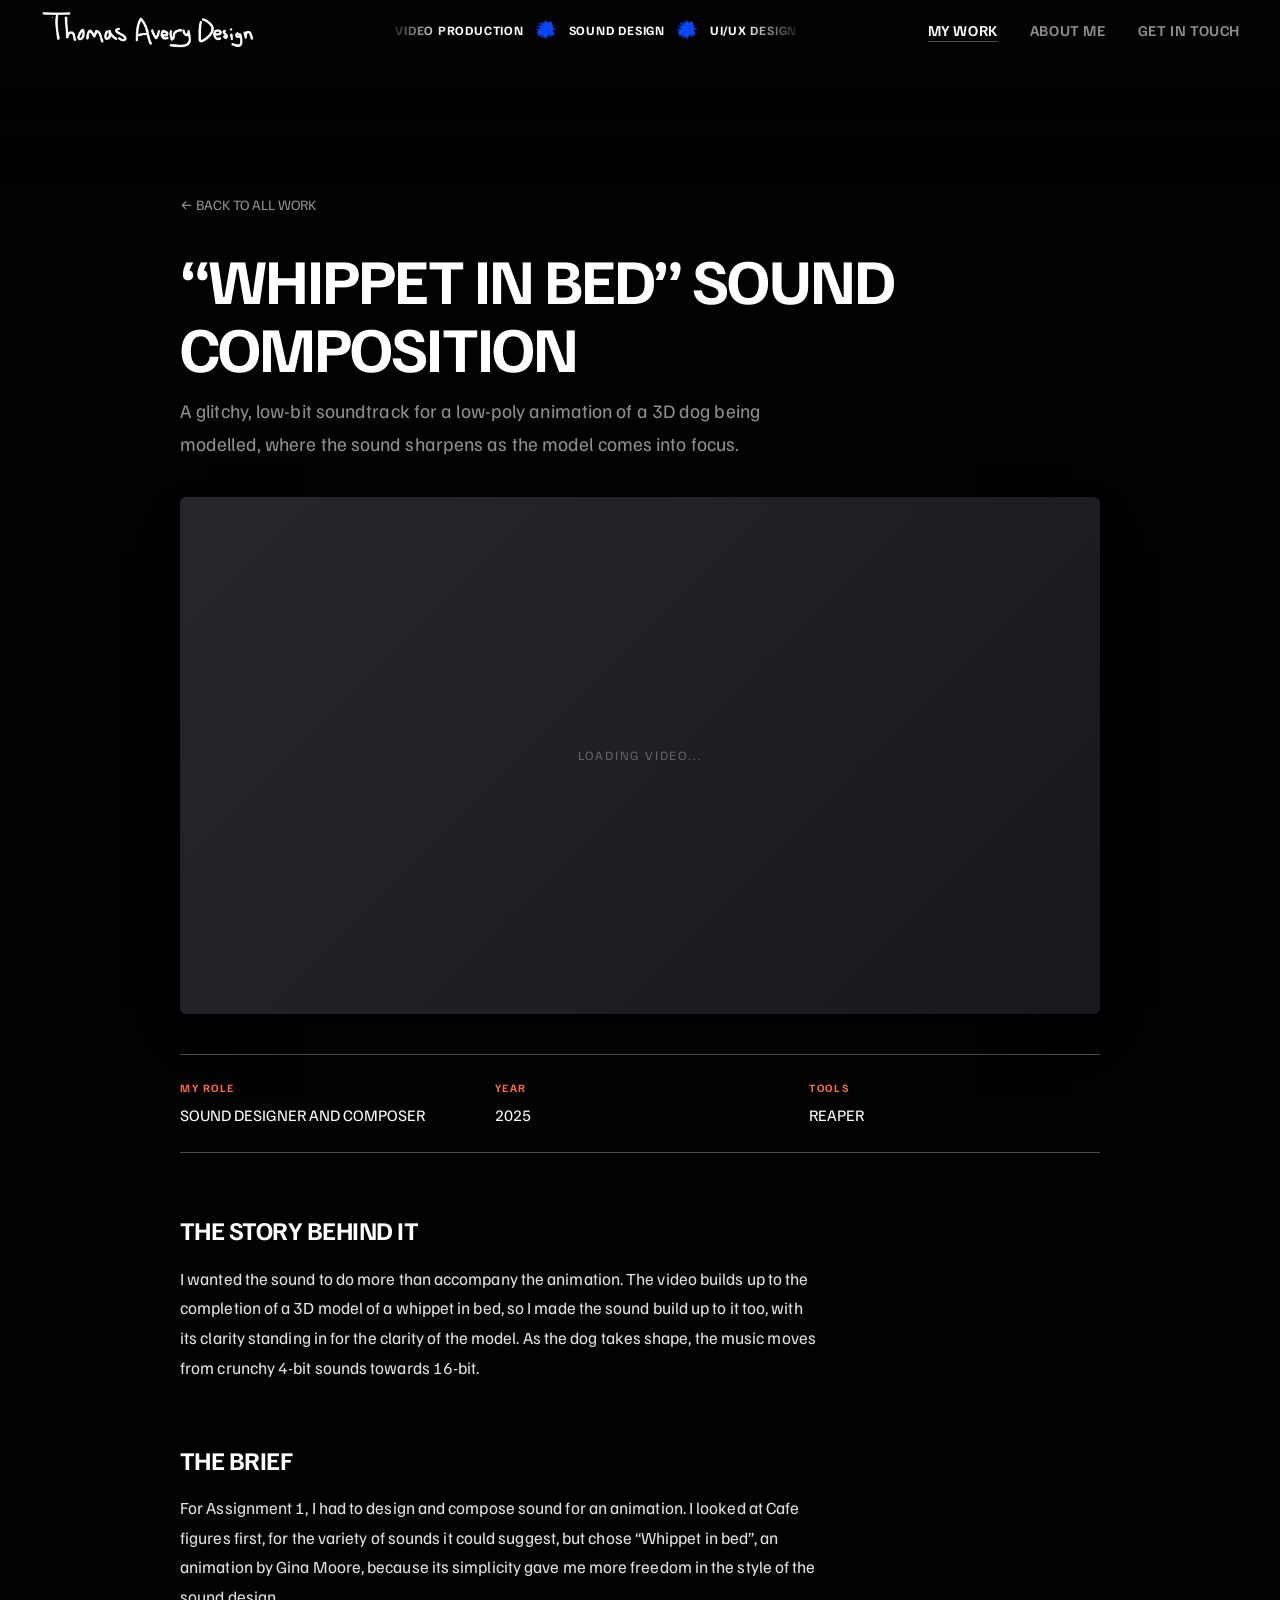
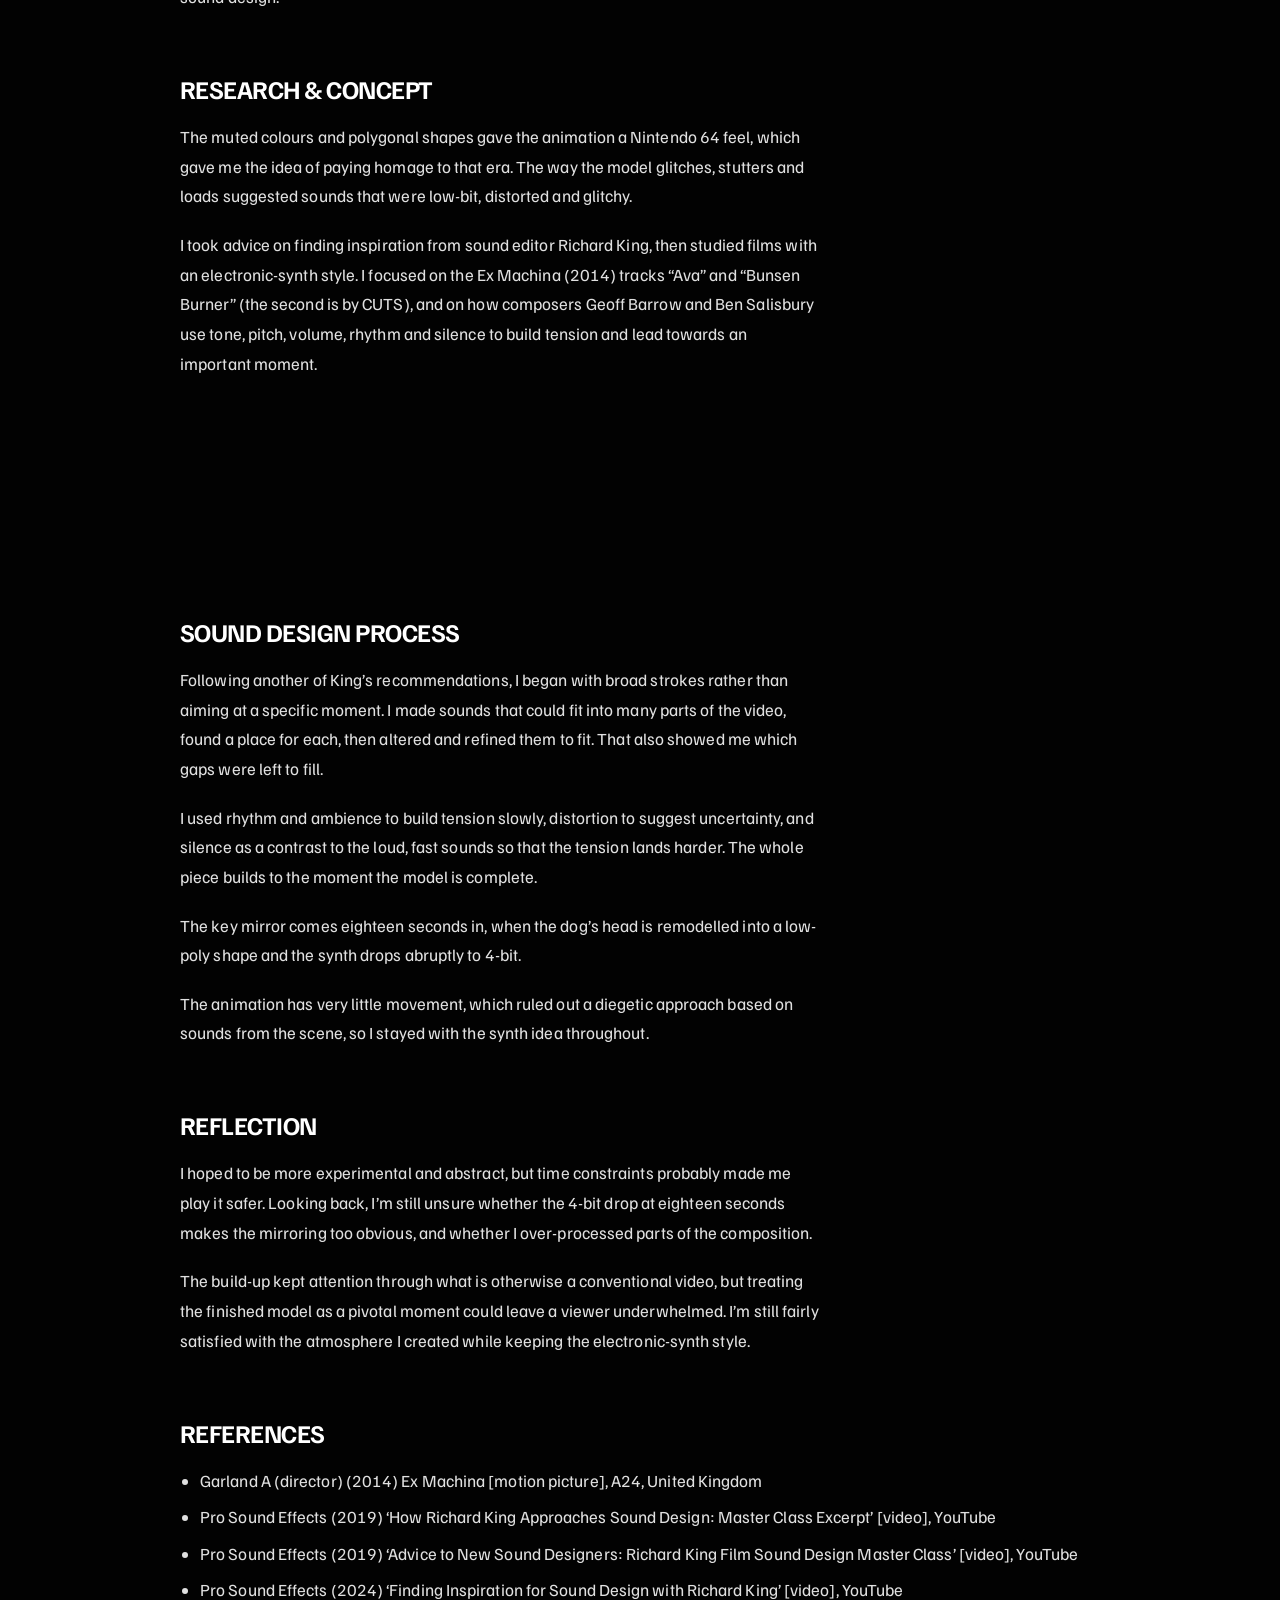
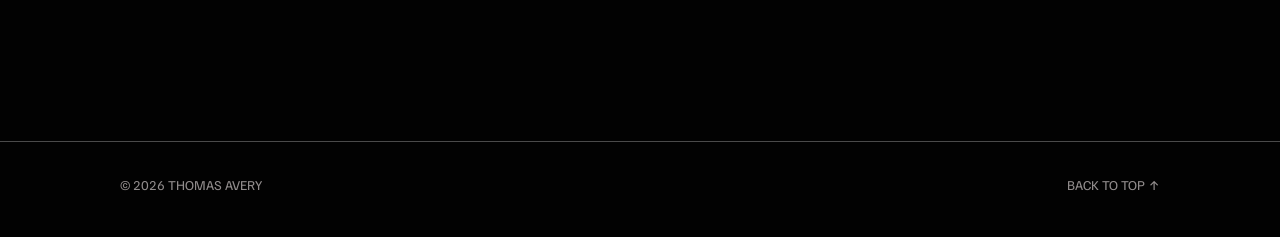
<file: project-four.html>
<!DOCTYPE html>
<html lang="en">
<head>
  <meta charset="UTF-8">
  <meta name="viewport" content="width=device-width, initial-scale=1">
  <title>Thomas Avery's Portfolio | Whippet in bed</title>
  <link rel="icon" href="favicon.ico?v=4" sizes="48x48">
  <link rel="icon" type="image/png" sizes="32x32" href="assets/favicon-32.png?v=4">
  <link rel="icon" type="image/png" href="assets/favicon.png?v=4">
  <link rel="apple-touch-icon" href="assets/apple-touch-icon.png?v=4">
  <link rel="preconnect" href="https://fonts.googleapis.com">
  <link rel="preconnect" href="https://fonts.gstatic.com" crossorigin>
  <link href="https://fonts.googleapis.com/css2?family=Familjen+Grotesk:wght@400;500;600;700&display=swap" rel="stylesheet">
  <link rel="stylesheet" href="style.css">
</head>
<body>
  <div class="layout">

    <!-- TOP: navigation -->
    <header class="site-header">
      <nav class="menu" aria-label="Main">
        <a class="logo" href="index.html" aria-label="Home">
          <img src="assets/title.png?v=2" alt="Thomas Avery's logo"
               onerror="this.replaceWith(Object.assign(document.createElement('span'),{className:'logo-fallback',textContent:'LOGO'}))">
        </a>
        <div class="marquee" aria-label="Video Production, sound design, ui/ux design, product videos, motion graphics, branding">
          <div class="marquee-viewport">
            <div class="marquee-track" aria-hidden="true">
              <div class="marquee-group"><span>Video Production</span><span class="dot"><img src="assets/asterix-small.png?v=4" alt=""></span><span>Sound Design</span><span class="dot"><img src="assets/asterix-small.png?v=4" alt=""></span><span>UI/UX Design</span><span class="dot"><img src="assets/asterix-small.png?v=4" alt=""></span><span>Product Videos</span><span class="dot"><img src="assets/asterix-small.png?v=4" alt=""></span><span>Motion graphics</span><span class="dot"><img src="assets/asterix-small.png?v=4" alt=""></span><span>Branding</span><span class="dot"><img src="assets/asterix-small.png?v=4" alt=""></span></div>
              <div class="marquee-group"><span>Video Production</span><span class="dot"><img src="assets/asterix-small.png?v=4" alt=""></span><span>Sound Design</span><span class="dot"><img src="assets/asterix-small.png?v=4" alt=""></span><span>UI/UX Design</span><span class="dot"><img src="assets/asterix-small.png?v=4" alt=""></span><span>Product Videos</span><span class="dot"><img src="assets/asterix-small.png?v=4" alt=""></span><span>Motion graphics</span><span class="dot"><img src="assets/asterix-small.png?v=4" alt=""></span><span>Branding</span><span class="dot"><img src="assets/asterix-small.png?v=4" alt=""></span></div>
            </div>
          </div>
        </div>
        <ul>
        <li><a href="index.html" class="current" aria-current="page">My Work</a></li>
        <li><a href="about.html">About me</a></li>
        <li><a href="contact.html">Get in touch</a></li>
        </ul>
      </nav>
    </header>

    <!-- CONTENT -->
    <main class="projects">
    <div class="detail">
    <a class="back" href="index.html">&larr; Back to all work</a>

    <h1>&ldquo;Whippet in bed&rdquo; sound composition</h1>
    <p class="lead">A glitchy, low-bit soundtrack for a low-poly animation of a 3D dog being modelled, where the sound sharpens as the model comes into focus.</p>

    <div class="media vimeo" data-placeholder="Loading video...">
      <iframe src="https://player.vimeo.com/video/1238612521?badge=0&amp;autopause=0&amp;player_id=0&amp;app_id=58479" width="1920" height="1080" frameborder="0" allow="autoplay; fullscreen; picture-in-picture; clipboard-write; encrypted-media; web-share" referrerpolicy="strict-origin-when-cross-origin" title="“Whippet in bed” sound composition"></iframe>
    </div>

    <dl class="facts">
      <div><dt>My role</dt><dd>Sound designer and composer</dd></div>
      <div><dt>Year</dt><dd>2025</dd></div>
      <div><dt>Tools</dt><dd>REAPER</dd></div>
    </dl>

    <section>
      <h2>The story behind it</h2>
      <p>I wanted the sound to do more than accompany the animation. The video builds up to the completion of a 3D model of a whippet in bed, so I made the sound build up to it too, with its clarity standing in for the clarity of the model. As the dog takes shape, the music moves from crunchy 4-bit sounds towards 16-bit.</p>
    </section>

    <section>
      <h2>The brief</h2>
      <p>For Assignment 1, I had to design and compose sound for an animation. I looked at Cafe figures first, for the variety of sounds it could suggest, but chose &ldquo;Whippet in bed&rdquo;, an animation by Gina Moore, because its simplicity gave me more freedom in the style of the sound design.</p>
    </section>

    <section>
      <h2>Research &amp; concept</h2>
      <p>The muted colours and polygonal shapes gave the animation a Nintendo 64 feel, which gave me the idea of paying homage to that era. The way the model glitches, stutters and loads suggested sounds that were low-bit, distorted and glitchy.</p>
      <p>I took advice on finding inspiration from sound editor Richard King, then studied films with an electronic-synth style. I focused on the Ex Machina (2014) tracks &ldquo;Ava&rdquo; and &ldquo;Bunsen Burner&rdquo; (the second is by CUTS), and on how composers Geoff Barrow and Ben Salisbury use tone, pitch, volume, rhythm and silence to build tension and lead towards an important moment.</p>
      <div class="audio-embeds">
        <figure class="audio-embed">
          <iframe data-testid="embed-iframe" style="border-radius:12px" src="https://open.spotify.com/embed/track/4ODKQNq4VcCK7dwz0AU1uO?utm_source=generator&amp;theme=0&amp;si=4bc2e58bcd594571" width="100%" height="152" frameBorder="0" allowfullscreen="" allow="autoplay; clipboard-write; encrypted-media; fullscreen; picture-in-picture" loading="lazy" title="Ava from the Ex Machina soundtrack, on Spotify"></iframe>
        </figure>
        <figure class="audio-embed">
          <iframe data-testid="embed-iframe" style="border-radius:12px" src="https://open.spotify.com/embed/track/1IKnkAtTKion90wF8yxSgS?utm_source=generator&amp;theme=0&amp;si=d072784a94864695" width="100%" height="152" frameBorder="0" allowfullscreen="" allow="autoplay; clipboard-write; encrypted-media; fullscreen; picture-in-picture" loading="lazy" title="Bunsen Burner from the Ex Machina soundtrack, on Spotify"></iframe>
        </figure>
      </div>
    </section>

    <section>
      <h2>Sound design process</h2>
      <p>Following another of King&rsquo;s recommendations, I began with broad strokes rather than aiming at a specific moment. I made sounds that could fit into many parts of the video, found a place for each, then altered and refined them to fit. That also showed me which gaps were left to fill.</p>
      <p>I used rhythm and ambience to build tension slowly, distortion to suggest uncertainty, and silence as a contrast to the loud, fast sounds so that the tension lands harder. The whole piece builds to the moment the model is complete.</p>
      <p>The key mirror comes eighteen seconds in, when the dog&rsquo;s head is remodelled into a low-poly shape and the synth drops abruptly to 4-bit.</p>
      <p>The animation has very little movement, which ruled out a diegetic approach based on sounds from the scene, so I stayed with the synth idea throughout.</p>
    </section>

    <section>
      <h2>Reflection</h2>
      <p>I hoped to be more experimental and abstract, but time constraints probably made me play it safer. Looking back, I&rsquo;m still unsure whether the 4-bit drop at eighteen seconds makes the mirroring too obvious, and whether I over-processed parts of the composition.</p>
      <p>The build-up kept attention through what is otherwise a conventional video, but treating the finished model as a pivotal moment could leave a viewer underwhelmed. I&rsquo;m still fairly satisfied with the atmosphere I created while keeping the electronic-synth style.</p>
    </section>

    <section>
      <h2>References</h2>
      <ul>
        <li>Garland A (director) (2014) Ex Machina [motion picture], A24, United Kingdom</li>
        <li>Pro Sound Effects (2019) &lsquo;How Richard King Approaches Sound Design: Master Class Excerpt&rsquo; [video], YouTube</li>
        <li>Pro Sound Effects (2019) &lsquo;Advice to New Sound Designers: Richard King Film Sound Design Master Class&rsquo; [video], YouTube</li>
        <li>Pro Sound Effects (2024) &lsquo;Finding Inspiration for Sound Design with Richard King&rsquo; [video], YouTube</li>
      </ul>
    </section>
    </div>
    </main>

    <!-- FOOTER (same on every page) -->
    <footer class="site-footer">
      <div class="footer-inner">
        <p class="footer-name">&copy; 2026 Thomas Avery</p>
        <ul class="footer-links">
          <li><a href="#">Back to top &uarr;</a></li>
        </ul>
      </div>
    </footer>

  </div>
  <script src="shapes.js"></script>
</body>
</html>
</file>
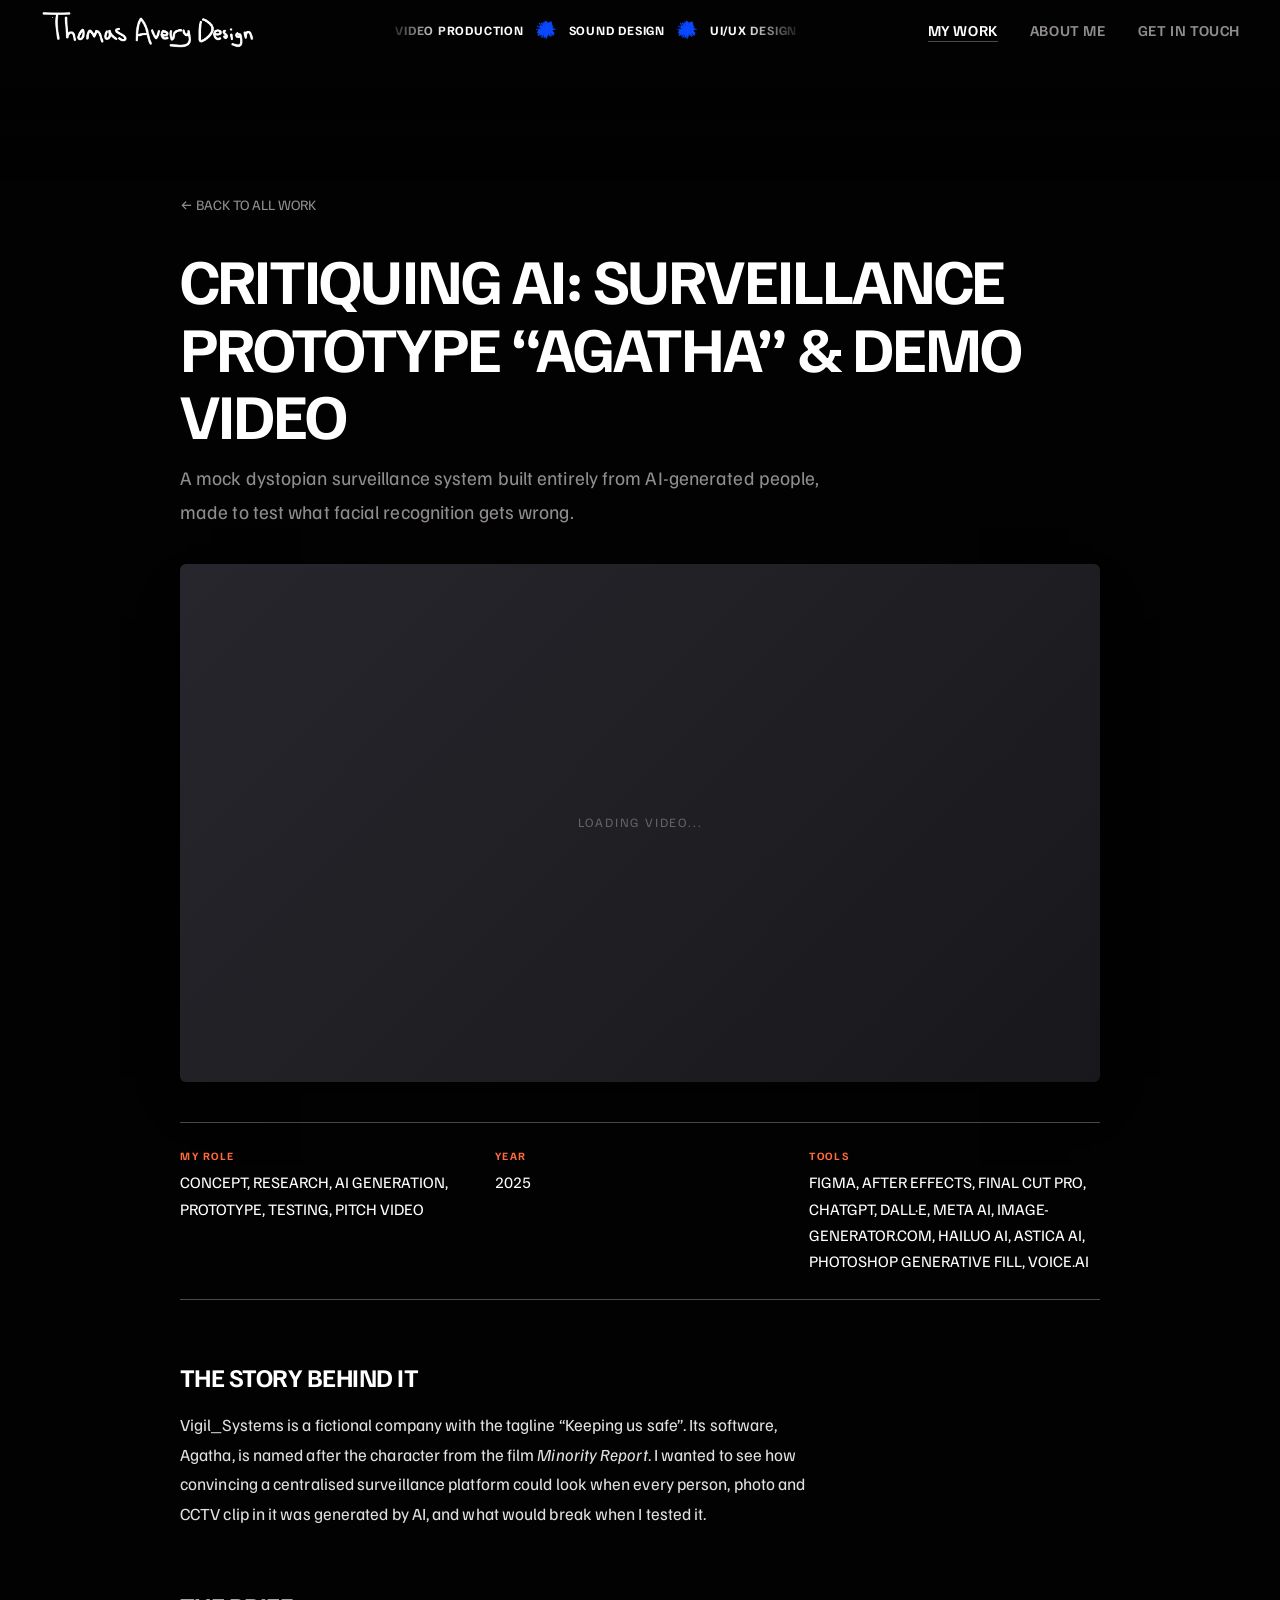
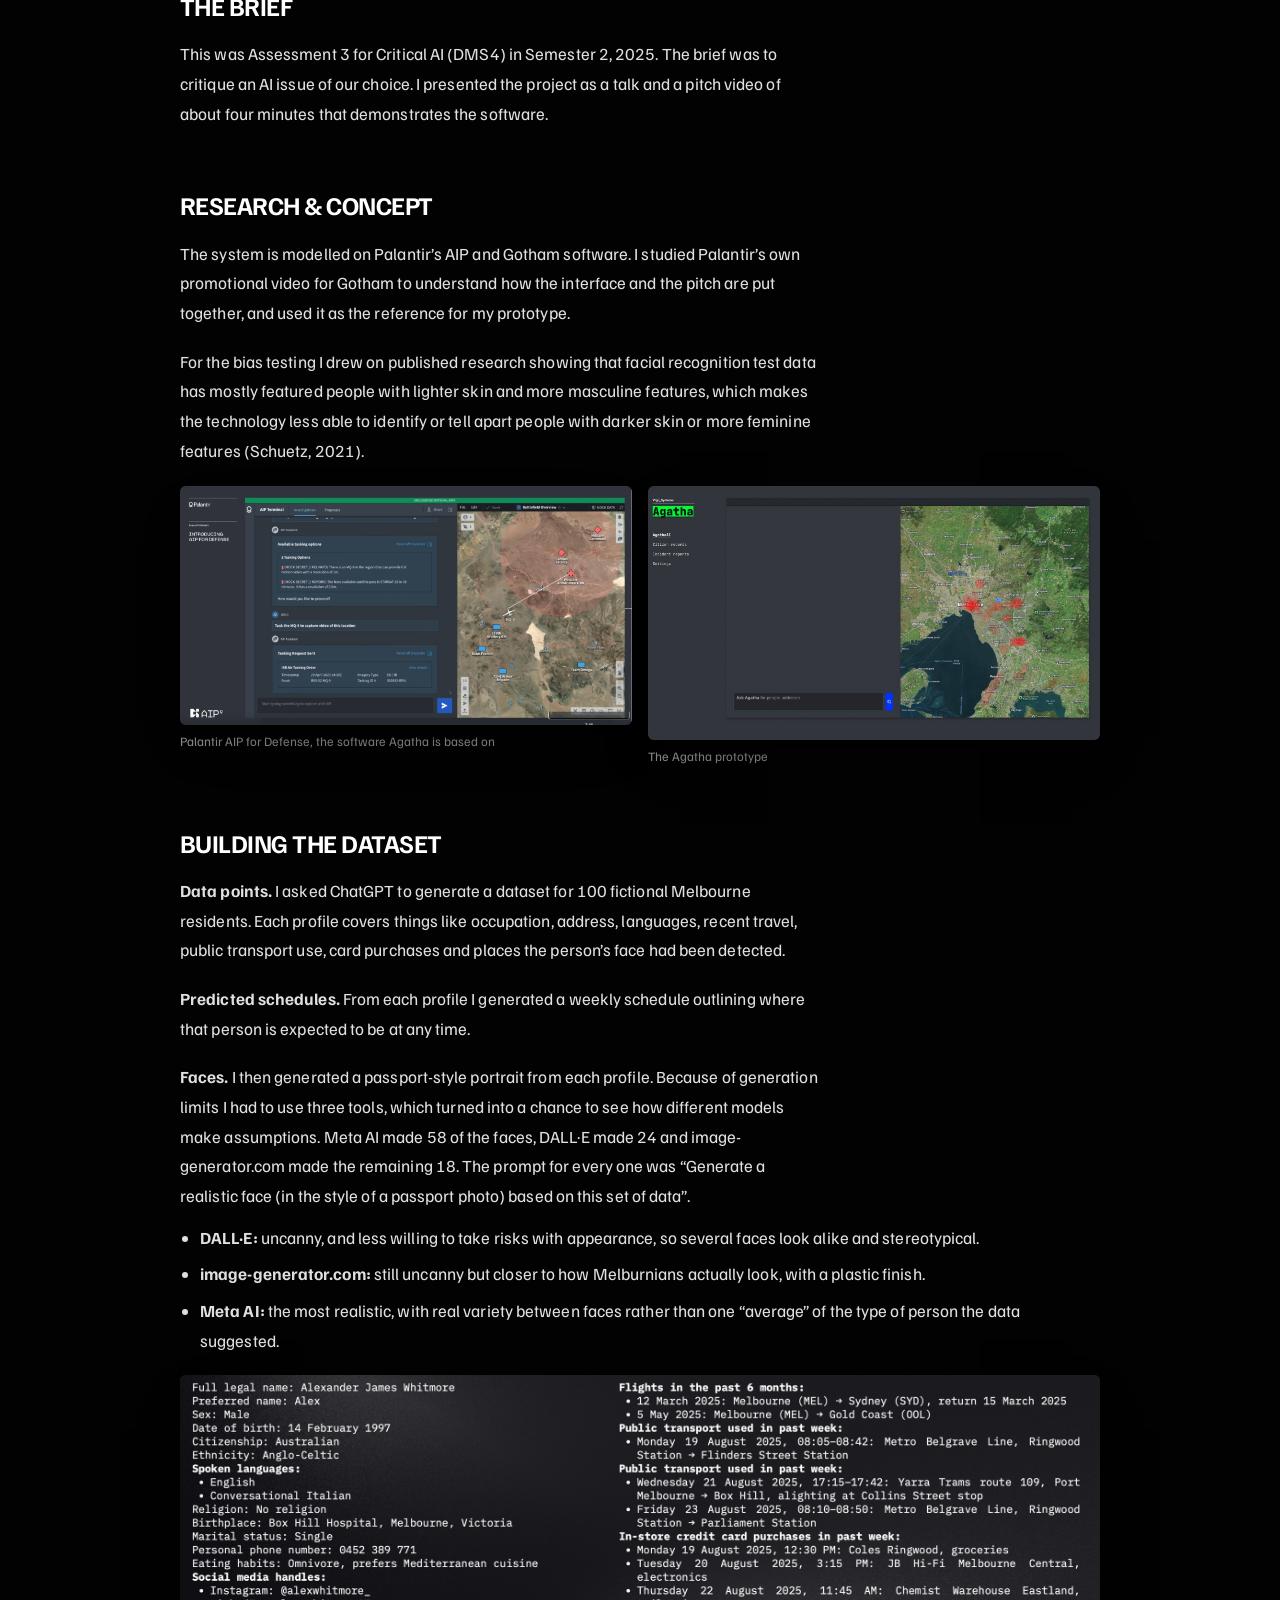
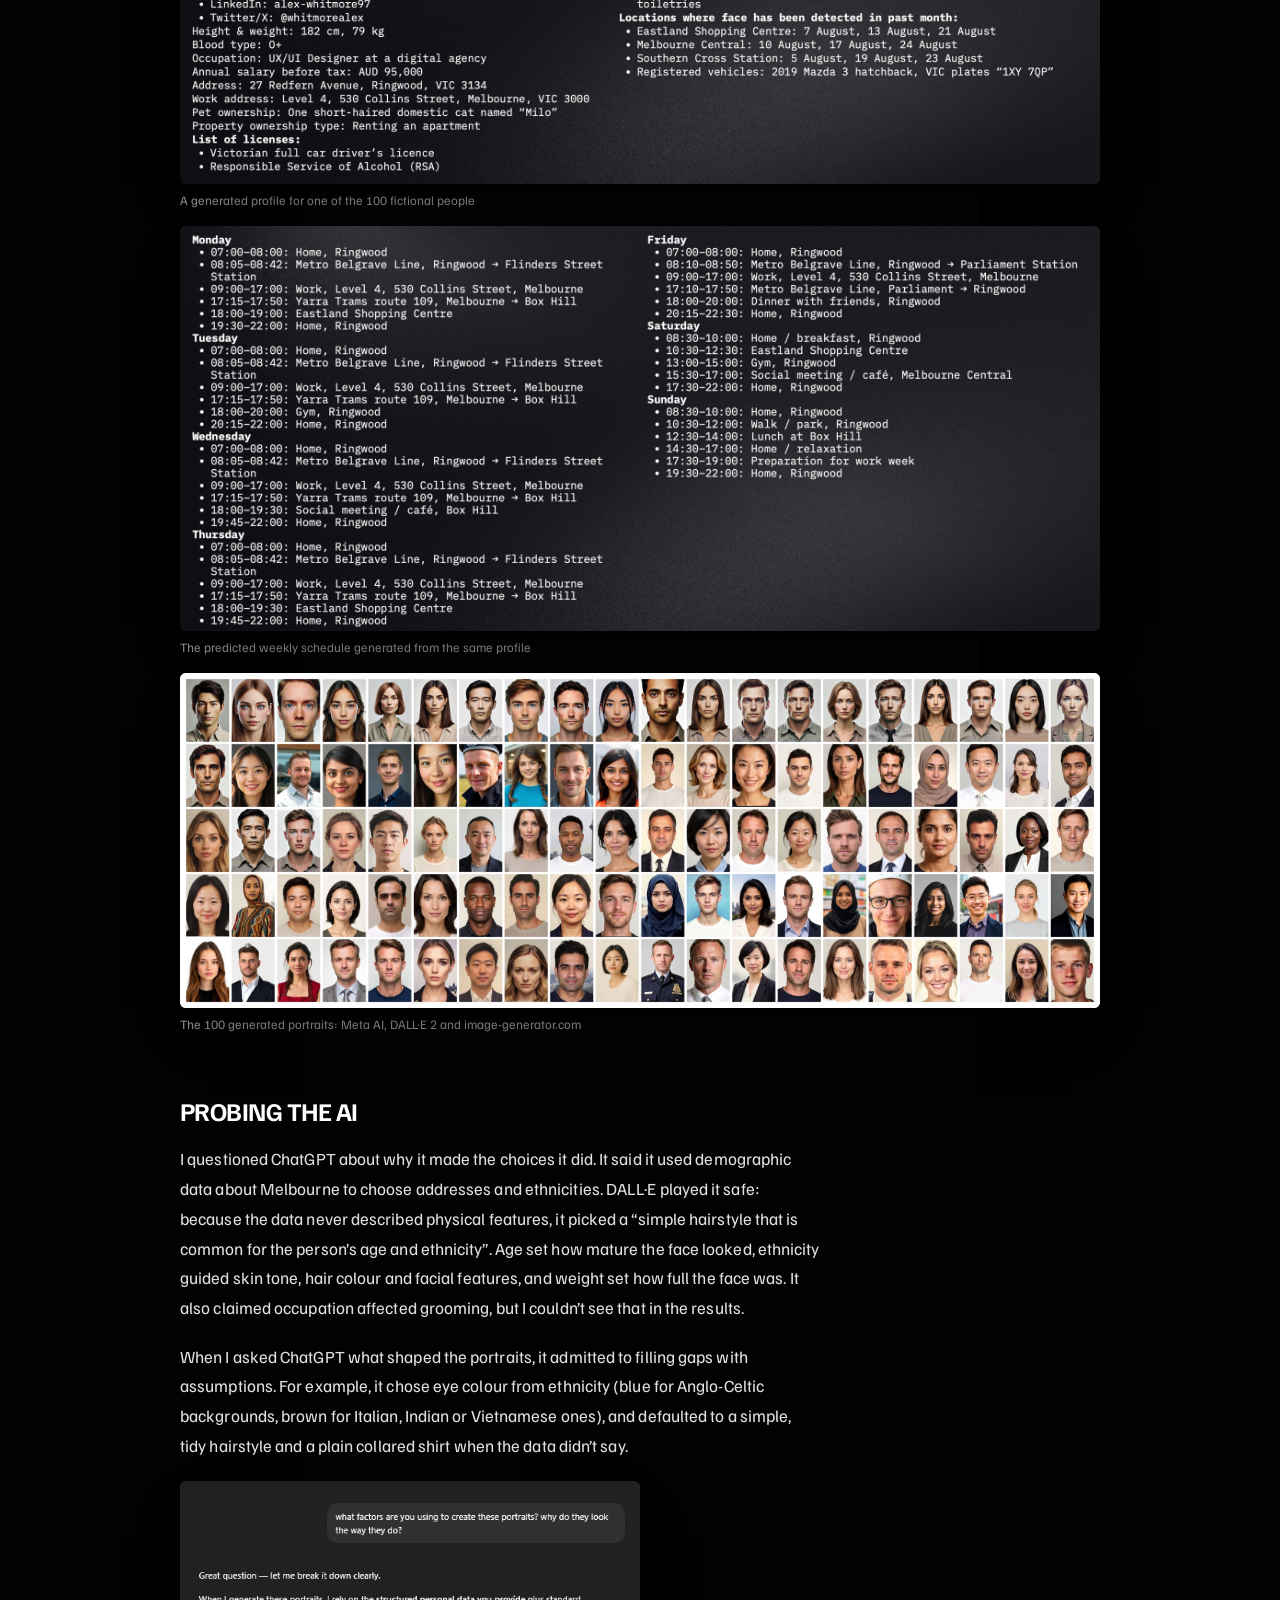
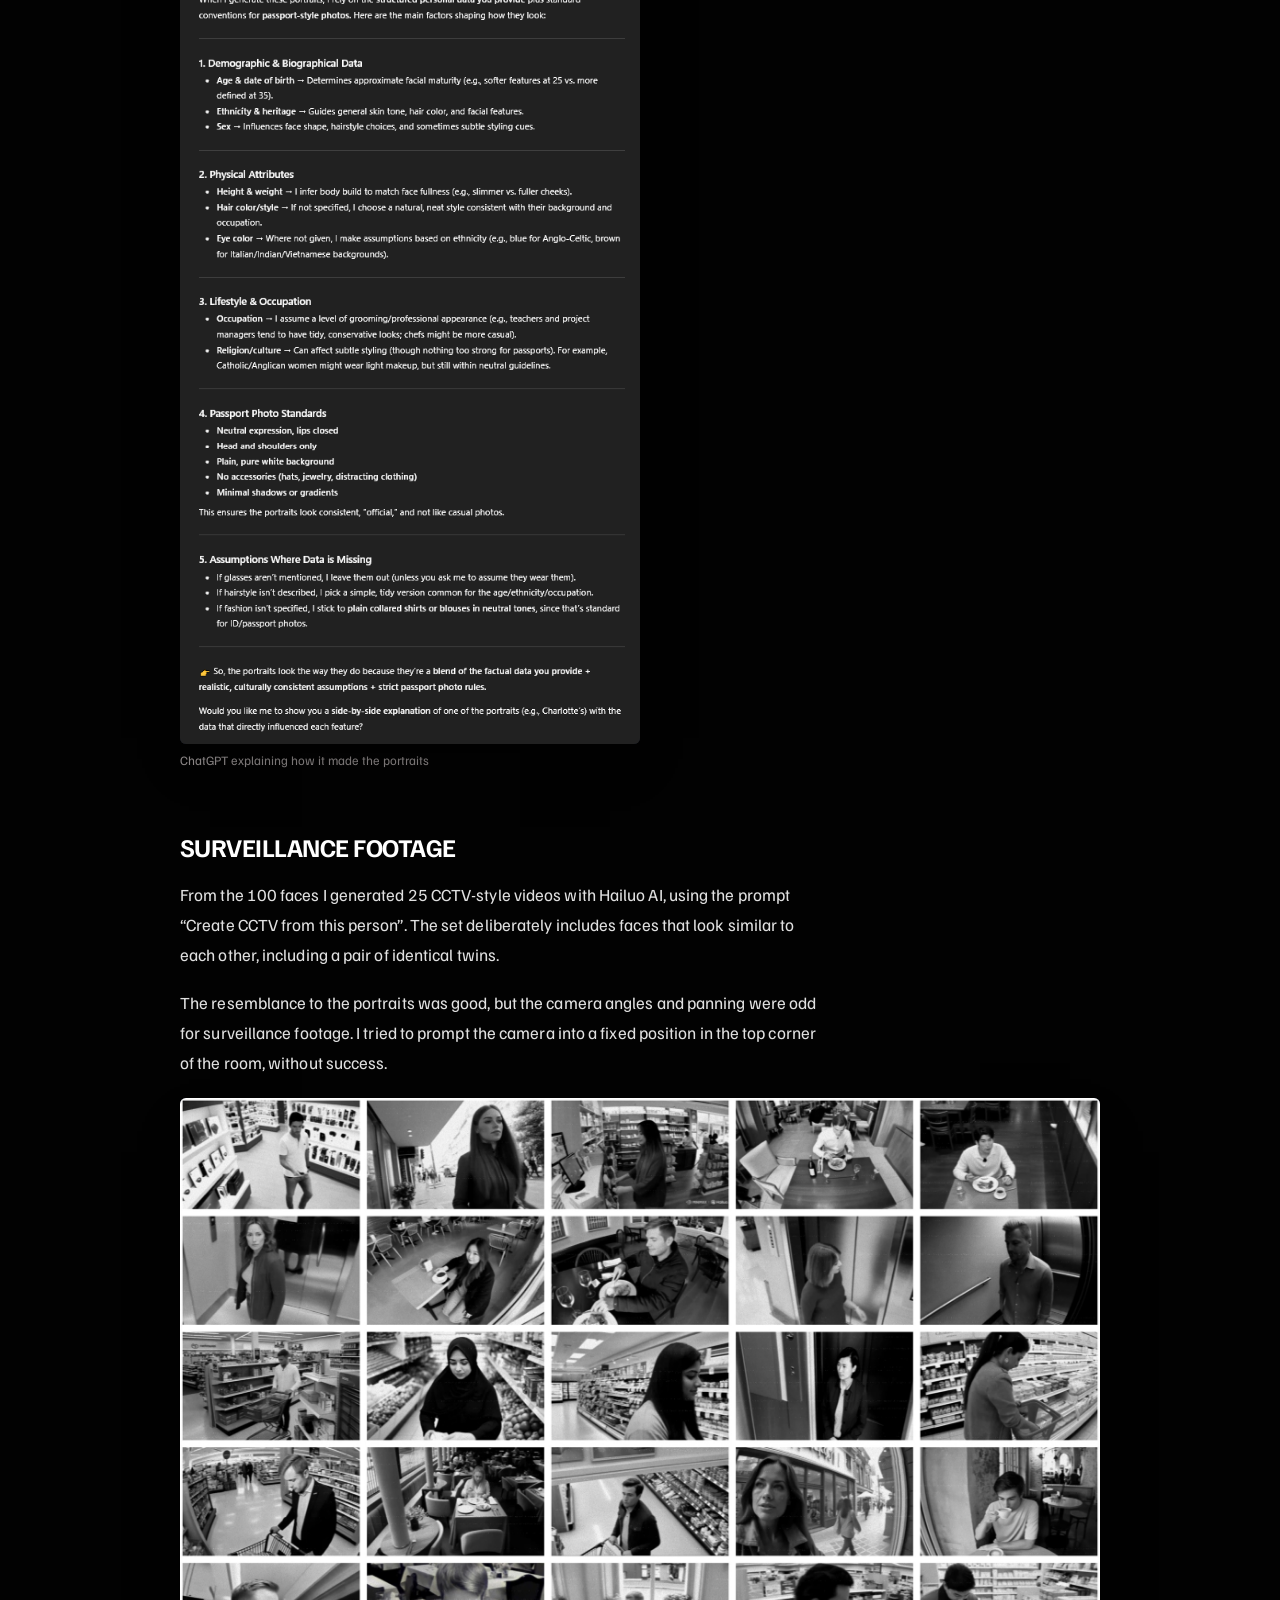
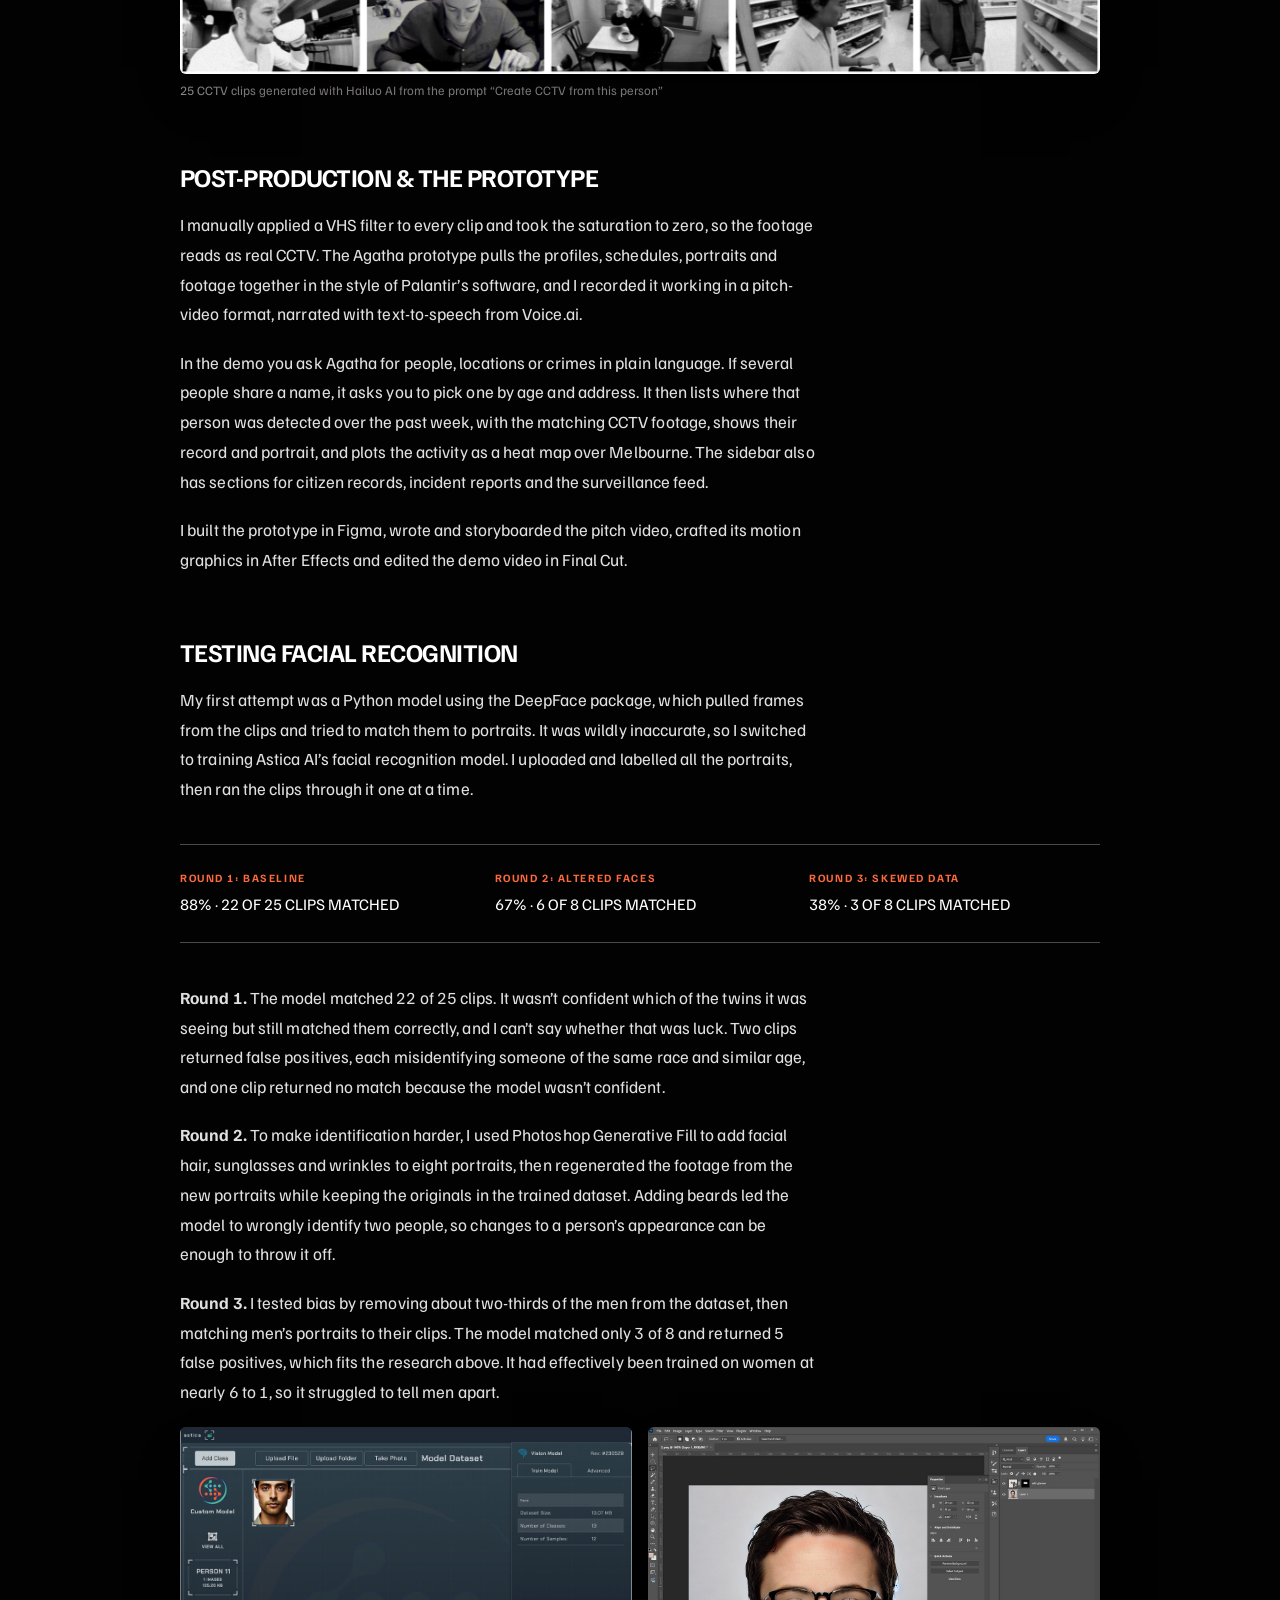
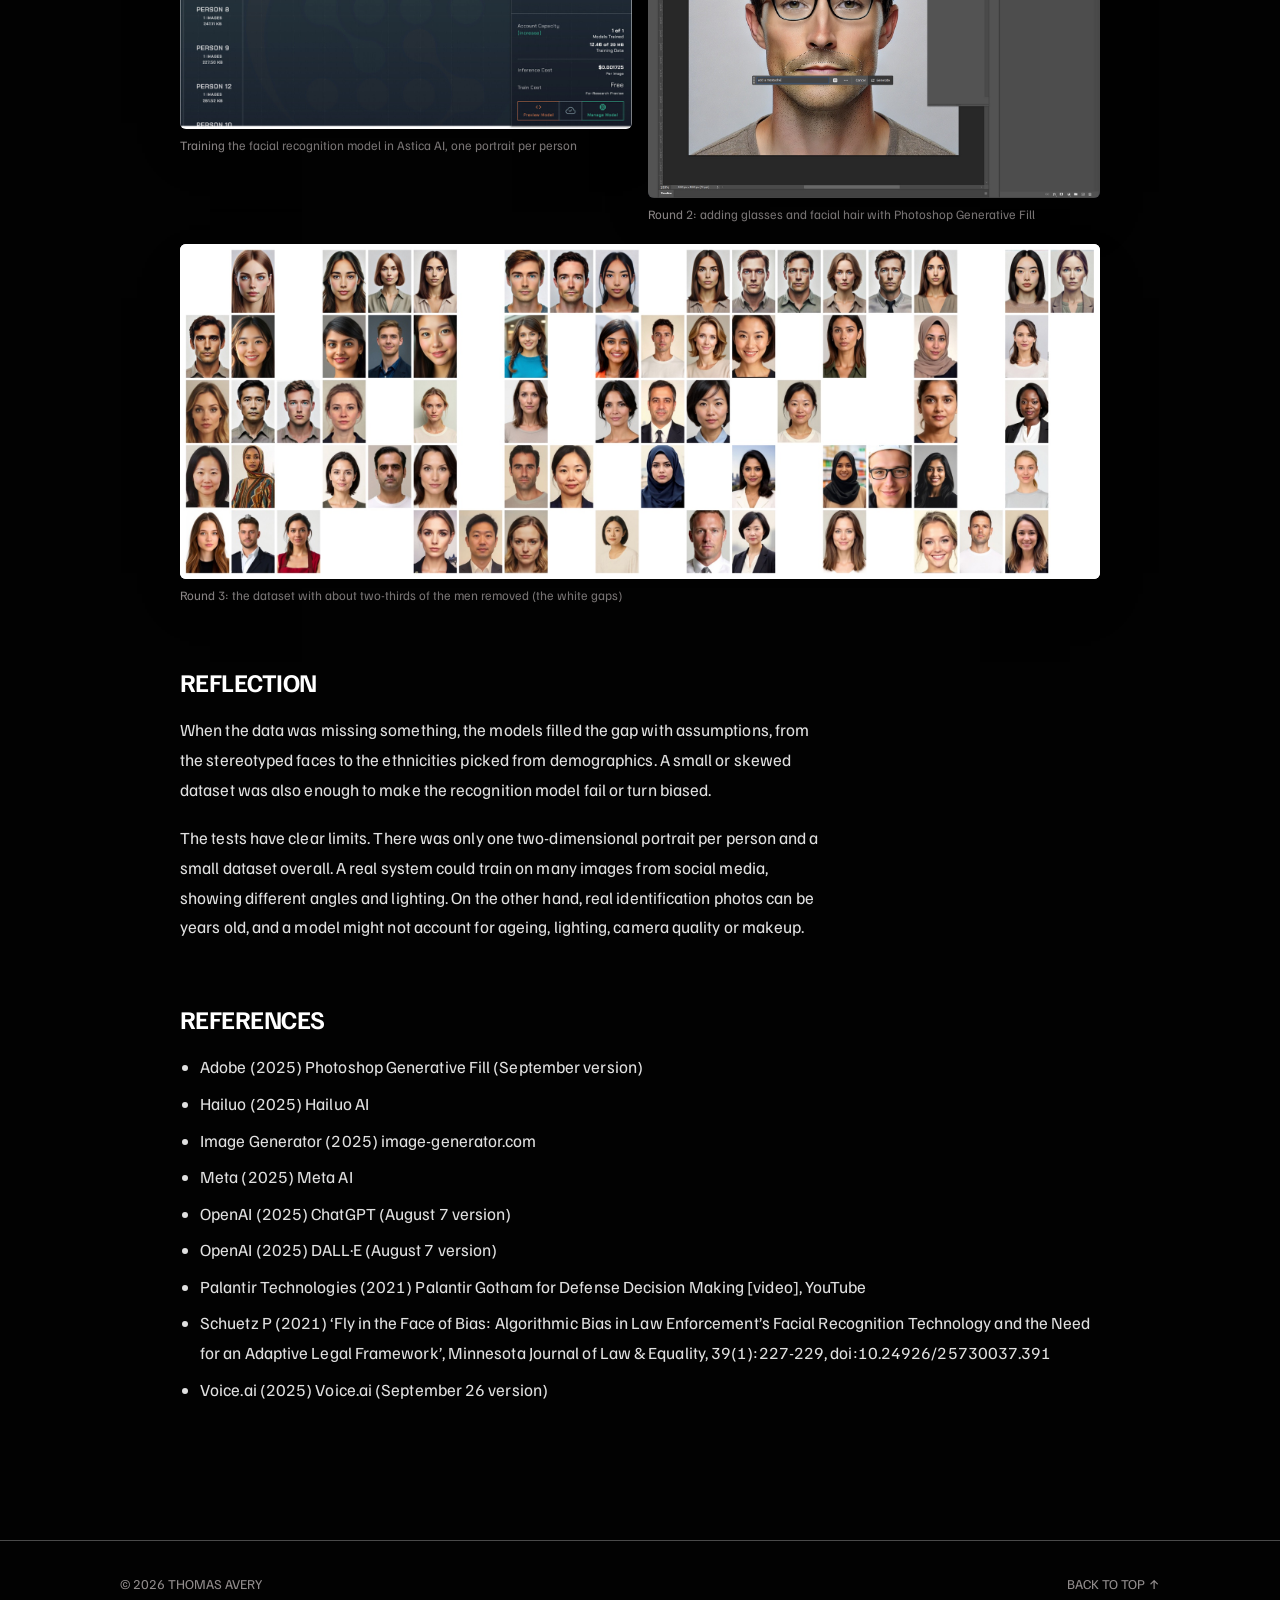
<file: project-one.html>
<!DOCTYPE html>
<html lang="en">
<head>
  <meta charset="UTF-8">
  <meta name="viewport" content="width=device-width, initial-scale=1">
  <title>Thomas Avery's Portfolio | Critiquing AI: Agatha</title>
  <link rel="icon" href="favicon.ico?v=4" sizes="48x48">
  <link rel="icon" type="image/png" sizes="32x32" href="assets/favicon-32.png?v=4">
  <link rel="icon" type="image/png" href="assets/favicon.png?v=4">
  <link rel="apple-touch-icon" href="assets/apple-touch-icon.png?v=4">
  <link rel="preconnect" href="https://fonts.googleapis.com">
  <link rel="preconnect" href="https://fonts.gstatic.com" crossorigin>
  <link href="https://fonts.googleapis.com/css2?family=Familjen+Grotesk:wght@400;500;600;700&display=swap" rel="stylesheet">
  <link rel="stylesheet" href="style.css">
</head>
<body>
  <div class="layout">

    <!-- TOP: navigation -->
    <header class="site-header">
      <nav class="menu" aria-label="Main">
        <a class="logo" href="index.html" aria-label="Home">
          <img src="assets/title.png?v=2" alt="Thomas Avery's logo"
               onerror="this.replaceWith(Object.assign(document.createElement('span'),{className:'logo-fallback',textContent:'LOGO'}))">
        </a>
        <div class="marquee" aria-label="Video Production, sound design, ui/ux design, product videos, motion graphics, branding">
          <div class="marquee-viewport">
            <div class="marquee-track" aria-hidden="true">
              <div class="marquee-group"><span>Video Production</span><span class="dot"><img src="assets/asterix-small.png?v=4" alt=""></span><span>Sound Design</span><span class="dot"><img src="assets/asterix-small.png?v=4" alt=""></span><span>UI/UX Design</span><span class="dot"><img src="assets/asterix-small.png?v=4" alt=""></span><span>Product Videos</span><span class="dot"><img src="assets/asterix-small.png?v=4" alt=""></span><span>Motion graphics</span><span class="dot"><img src="assets/asterix-small.png?v=4" alt=""></span><span>Branding</span><span class="dot"><img src="assets/asterix-small.png?v=4" alt=""></span></div>
              <div class="marquee-group"><span>Video Production</span><span class="dot"><img src="assets/asterix-small.png?v=4" alt=""></span><span>Sound Design</span><span class="dot"><img src="assets/asterix-small.png?v=4" alt=""></span><span>UI/UX Design</span><span class="dot"><img src="assets/asterix-small.png?v=4" alt=""></span><span>Product Videos</span><span class="dot"><img src="assets/asterix-small.png?v=4" alt=""></span><span>Motion graphics</span><span class="dot"><img src="assets/asterix-small.png?v=4" alt=""></span><span>Branding</span><span class="dot"><img src="assets/asterix-small.png?v=4" alt=""></span></div>
            </div>
          </div>
        </div>
        <ul>
        <li><a href="index.html" class="current" aria-current="page">My Work</a></li>
        <li><a href="about.html">About me</a></li>
        <li><a href="contact.html">Get in touch</a></li>
        </ul>
      </nav>
    </header>

    <!-- CONTENT -->
    <main class="projects">
    <div class="detail">
    <a class="back" href="index.html">&larr; Back to all work</a>

    <h1>Critiquing AI: Surveillance prototype &ldquo;Agatha&rdquo; &amp; demo video</h1>
    <p class="lead">A mock dystopian surveillance system built entirely from AI-generated people, made to test what facial recognition gets wrong.</p>

    <div class="media vimeo" data-placeholder="Loading video...">
      <iframe src="https://player.vimeo.com/video/1238606779?badge=0&amp;autopause=0&amp;player_id=0&amp;app_id=58479" width="1920" height="1080" frameborder="0" allow="autoplay; fullscreen; picture-in-picture; clipboard-write; encrypted-media; web-share" referrerpolicy="strict-origin-when-cross-origin" title="Critiquing AI: Surveillance prototype “Agatha” &amp; demo video"></iframe>
    </div>

    <dl class="facts">
      <div><dt>My role</dt><dd>Concept, research, AI generation, prototype, testing, pitch video</dd></div>
      <div><dt>Year</dt><dd>2025</dd></div>
      <div><dt>Tools</dt><dd>Figma, After Effects, Final Cut Pro, ChatGPT, DALL&middot;E, Meta AI, image-generator.com, Hailuo AI, Astica AI, Photoshop Generative Fill, Voice.ai</dd></div>
    </dl>

    <section>
      <h2>The story behind it</h2>
      <p>Vigil_Systems is a fictional company with the tagline &ldquo;Keeping us safe&rdquo;. Its software, Agatha, is named after the character from the film <em>Minority Report</em>. I wanted to see how convincing a centralised surveillance platform could look when every person, photo and CCTV clip in it was generated by AI, and what would break when I tested it.</p>
    </section>

    <section>
      <h2>The brief</h2>
      <p>This was Assessment 3 for Critical AI (DMS4) in Semester 2, 2025. The brief was to critique an AI issue of our choice. I presented the project as a talk and a pitch video of about four minutes that demonstrates the software.</p>
    </section>

    <section>
      <h2>Research &amp; concept</h2>
      <p>The system is modelled on Palantir&rsquo;s AIP and Gotham software. I studied Palantir&rsquo;s own promotional video for Gotham to understand how the interface and the pitch are put together, and used it as the reference for my prototype.</p>
      <p>For the bias testing I drew on published research showing that facial recognition test data has mostly featured people with lighter skin and more masculine features, which makes the technology less able to identify or tell apart people with darker skin or more feminine features (Schuetz, 2021).</p>
      <div class="gallery two">
        <figure class="fig"><div class="media contain dark" style="aspect-ratio: 1600 / 848;" data-placeholder="Palantir AIP for Defense, the software Agatha is based on"><img src="assets/agatha-palantir.jpg" alt="Palantir AIP for Defense interface with a chat panel and a map"></div><figcaption>Palantir AIP for Defense, the software Agatha is based on</figcaption></figure>
        <figure class="fig"><div class="media contain dark" style="aspect-ratio: 1600 / 900;" data-placeholder="The Agatha prototype"><img src="assets/agatha-prototype.jpg" alt="The Agatha prototype with a chat box and a map of Melbourne"></div><figcaption>The Agatha prototype</figcaption></figure>
      </div>
    </section>

    <section>
      <h2>Building the dataset</h2>
      <p><strong>Data points.</strong> I asked ChatGPT to generate a dataset for 100 fictional Melbourne residents. Each profile covers things like occupation, address, languages, recent travel, public transport use, card purchases and places the person&rsquo;s face had been detected.</p>
      <p><strong>Predicted schedules.</strong> From each profile I generated a weekly schedule outlining where that person is expected to be at any time.</p>
      <p><strong>Faces.</strong> I then generated a passport-style portrait from each profile. Because of generation limits I had to use three tools, which turned into a chance to see how different models make assumptions. Meta AI made 58 of the faces, DALL&middot;E made 24 and image-generator.com made the remaining 18. The prompt for every one was &ldquo;Generate a realistic face (in the style of a passport photo) based on this set of data&rdquo;.</p>
      <ul>
        <li><strong>DALL&middot;E:</strong> uncanny, and less willing to take risks with appearance, so several faces look alike and stereotypical.</li>
        <li><strong>image-generator.com:</strong> still uncanny but closer to how Melburnians actually look, with a plastic finish.</li>
        <li><strong>Meta AI:</strong> the most realistic, with real variety between faces rather than one &ldquo;average&rdquo; of the type of person the data suggested.</li>
      </ul>
      <div class="gallery one">
        <figure class="fig"><div class="media contain dark" style="aspect-ratio: 2000 / 889;" data-placeholder="A generated profile for one of the 100 fictional people"><img src="assets/agatha-data-profile.jpg" alt="A generated profile for a fictional person"></div><figcaption>A generated profile for one of the 100 fictional people</figcaption></figure>
        <figure class="fig"><div class="media contain dark" style="aspect-ratio: 2000 / 880;" data-placeholder="The predicted weekly schedule generated from the same profile"><img src="assets/agatha-schedule.jpg" alt="A predicted weekly schedule generated for the same fictional person"></div><figcaption>The predicted weekly schedule generated from the same profile</figcaption></figure>
        <figure class="fig"><div class="media contain" style="aspect-ratio: 2400 / 875;" data-placeholder="The 100 generated portraits: Meta AI, DALL&middot;E 2 and image-generator.com"><img src="assets/agatha-portraits.jpg" alt="Grid of 100 AI-generated passport-style portraits"></div><figcaption>The 100 generated portraits: Meta AI, DALL&middot;E 2 and image-generator.com</figcaption></figure>
      </div>
    </section>

    <section>
      <h2>Probing the AI</h2>
      <p>I questioned ChatGPT about why it made the choices it did. It said it used demographic data about Melbourne to choose addresses and ethnicities. DALL&middot;E played it safe: because the data never described physical features, it picked a &ldquo;simple hairstyle that is common for the person&rsquo;s age and ethnicity&rdquo;. Age set how mature the face looked, ethnicity guided skin tone, hair colour and facial features, and weight set how full the face was. It also claimed occupation affected grooming, but I couldn&rsquo;t see that in the results.</p>
      <p>When I asked ChatGPT what shaped the portraits, it admitted to filling gaps with assumptions. For example, it chose eye colour from ethnicity (blue for Anglo-Celtic backgrounds, brown for Italian, Indian or Vietnamese ones), and defaulted to a simple, tidy hairstyle and a plain collared shirt when the data didn&rsquo;t say.</p>
      <div class="gallery narrow">
        <figure class="fig"><div class="media contain dark" style="aspect-ratio: 579 / 1087;" data-placeholder="ChatGPT explaining how it made the portraits"><img src="assets/agatha-chatgpt-explains.png" alt="ChatGPT's explanation of the factors it used to create the portraits"></div><figcaption>ChatGPT explaining how it made the portraits</figcaption></figure>
      </div>
    </section>

    <section>
      <h2>Surveillance footage</h2>
      <p>From the 100 faces I generated 25 CCTV-style videos with Hailuo AI, using the prompt &ldquo;Create CCTV from this person&rdquo;. The set deliberately includes faces that look similar to each other, including a pair of identical twins.</p>
      <p>The resemblance to the portraits was good, but the camera angles and panning were odd for surveillance footage. I tried to prompt the camera into a fixed position in the top corner of the room, without success.</p>
      <div class="gallery one">
        <figure class="fig"><div class="media contain dark" style="aspect-ratio: 2000 / 1253;" data-placeholder="25 CCTV clips generated with Hailuo AI from the prompt &ldquo;Create CCTV from this person&rdquo;"><img src="assets/agatha-cctv-grid.jpg" alt="Grid of 25 black and white AI-generated CCTV clips"></div><figcaption>25 CCTV clips generated with Hailuo AI from the prompt &ldquo;Create CCTV from this person&rdquo;</figcaption></figure>
      </div>
    </section>

    <section>
      <h2>Post-production &amp; the prototype</h2>
      <p>I manually applied a VHS filter to every clip and took the saturation to zero, so the footage reads as real CCTV. The Agatha prototype pulls the profiles, schedules, portraits and footage together in the style of Palantir&rsquo;s software, and I recorded it working in a pitch-video format, narrated with text-to-speech from Voice.ai.</p>
      <p>In the demo you ask Agatha for people, locations or crimes in plain language. If several people share a name, it asks you to pick one by age and address. It then lists where that person was detected over the past week, with the matching CCTV footage, shows their record and portrait, and plots the activity as a heat map over Melbourne. The sidebar also has sections for citizen records, incident reports and the surveillance feed.</p>
      <p>I built the prototype in Figma, wrote and storyboarded the pitch video, crafted its motion graphics in After Effects and edited the demo video in Final Cut.</p>
    </section>

    <section>
      <h2>Testing facial recognition</h2>
      <p>My first attempt was a Python model using the DeepFace package, which pulled frames from the clips and tried to match them to portraits. It was wildly inaccurate, so I switched to training Astica AI&rsquo;s facial recognition model. I uploaded and labelled all the portraits, then ran the clips through it one at a time.</p>

      <dl class="facts">
        <div><dt>Round 1: baseline</dt><dd>88% &middot; 22 of 25 clips matched</dd></div>
        <div><dt>Round 2: altered faces</dt><dd>67% &middot; 6 of 8 clips matched</dd></div>
        <div><dt>Round 3: skewed data</dt><dd>38% &middot; 3 of 8 clips matched</dd></div>
      </dl>

      <p><strong>Round 1.</strong> The model matched 22 of 25 clips. It wasn&rsquo;t confident which of the twins it was seeing but still matched them correctly, and I can&rsquo;t say whether that was luck. Two clips returned false positives, each misidentifying someone of the same race and similar age, and one clip returned no match because the model wasn&rsquo;t confident.</p>
      <p><strong>Round 2.</strong> To make identification harder, I used Photoshop Generative Fill to add facial hair, sunglasses and wrinkles to eight portraits, then regenerated the footage from the new portraits while keeping the originals in the trained dataset. Adding beards led the model to wrongly identify two people, so changes to a person&rsquo;s appearance can be enough to throw it off.</p>
      <p><strong>Round 3.</strong> I tested bias by removing about two-thirds of the men from the dataset, then matching men&rsquo;s portraits to their clips. The model matched only 3 of 8 and returned 5 false positives, which fits the research above. It had effectively been trained on women at nearly 6 to 1, so it struggled to tell men apart.</p>
      <div class="gallery two">
        <figure class="fig"><div class="media contain dark" style="aspect-ratio: 1069 / 714;" data-placeholder="Training the facial recognition model in Astica AI, one portrait per person"><img src="assets/agatha-astica-training.jpg" alt="Astica AI model dataset with one portrait per person"></div><figcaption>Training the facial recognition model in Astica AI, one portrait per person</figcaption></figure>
        <figure class="fig"><div class="media contain dark" style="aspect-ratio: 1372 / 1126;" data-placeholder="Round 2: adding glasses and facial hair with Photoshop Generative Fill"><img src="assets/agatha-photoshop-edit.jpg" alt="Photoshop Generative Fill adding glasses and a moustache to a portrait"></div><figcaption>Round 2: adding glasses and facial hair with Photoshop Generative Fill</figcaption></figure>
      </div>
      <div class="gallery one">
        <figure class="fig"><div class="media contain" style="aspect-ratio: 2400 / 875;" data-placeholder="Round 3: the dataset with about two-thirds of the men removed (the white gaps)"><img src="assets/agatha-round3-portraits.jpg" alt="The portrait grid with about two-thirds of the men removed"></div><figcaption>Round 3: the dataset with about two-thirds of the men removed (the white gaps)</figcaption></figure>
      </div>
    </section>

    <section>
      <h2>Reflection</h2>
      <p>When the data was missing something, the models filled the gap with assumptions, from the stereotyped faces to the ethnicities picked from demographics. A small or skewed dataset was also enough to make the recognition model fail or turn biased.</p>
      <p>The tests have clear limits. There was only one two-dimensional portrait per person and a small dataset overall. A real system could train on many images from social media, showing different angles and lighting. On the other hand, real identification photos can be years old, and a model might not account for ageing, lighting, camera quality or makeup.</p>
    </section>

    <section>
      <h2>References</h2>
      <ul>
        <li>Adobe (2025) Photoshop Generative Fill (September version)</li>
        <li>Hailuo (2025) Hailuo AI</li>
        <li>Image Generator (2025) image-generator.com</li>
        <li>Meta (2025) Meta AI</li>
        <li>OpenAI (2025) ChatGPT (August 7 version)</li>
        <li>OpenAI (2025) DALL&middot;E (August 7 version)</li>
        <li>Palantir Technologies (2021) Palantir Gotham for Defense Decision Making [video], YouTube</li>
        <li>Schuetz P (2021) &lsquo;Fly in the Face of Bias: Algorithmic Bias in Law Enforcement&rsquo;s Facial Recognition Technology and the Need for an Adaptive Legal Framework&rsquo;, Minnesota Journal of Law &amp; Equality, 39(1):227-229, doi:10.24926/25730037.391</li>
        <li>Voice.ai (2025) Voice.ai (September 26 version)</li>
      </ul>
    </section>
    </div>
    </main>

    <!-- FOOTER (same on every page) -->
    <footer class="site-footer">
      <div class="footer-inner">
        <p class="footer-name">&copy; 2026 Thomas Avery</p>
        <ul class="footer-links">
          <li><a href="#">Back to top &uarr;</a></li>
        </ul>
      </div>
    </footer>

  </div>
  <script src="shapes.js"></script>
</body>
</html>
</file>
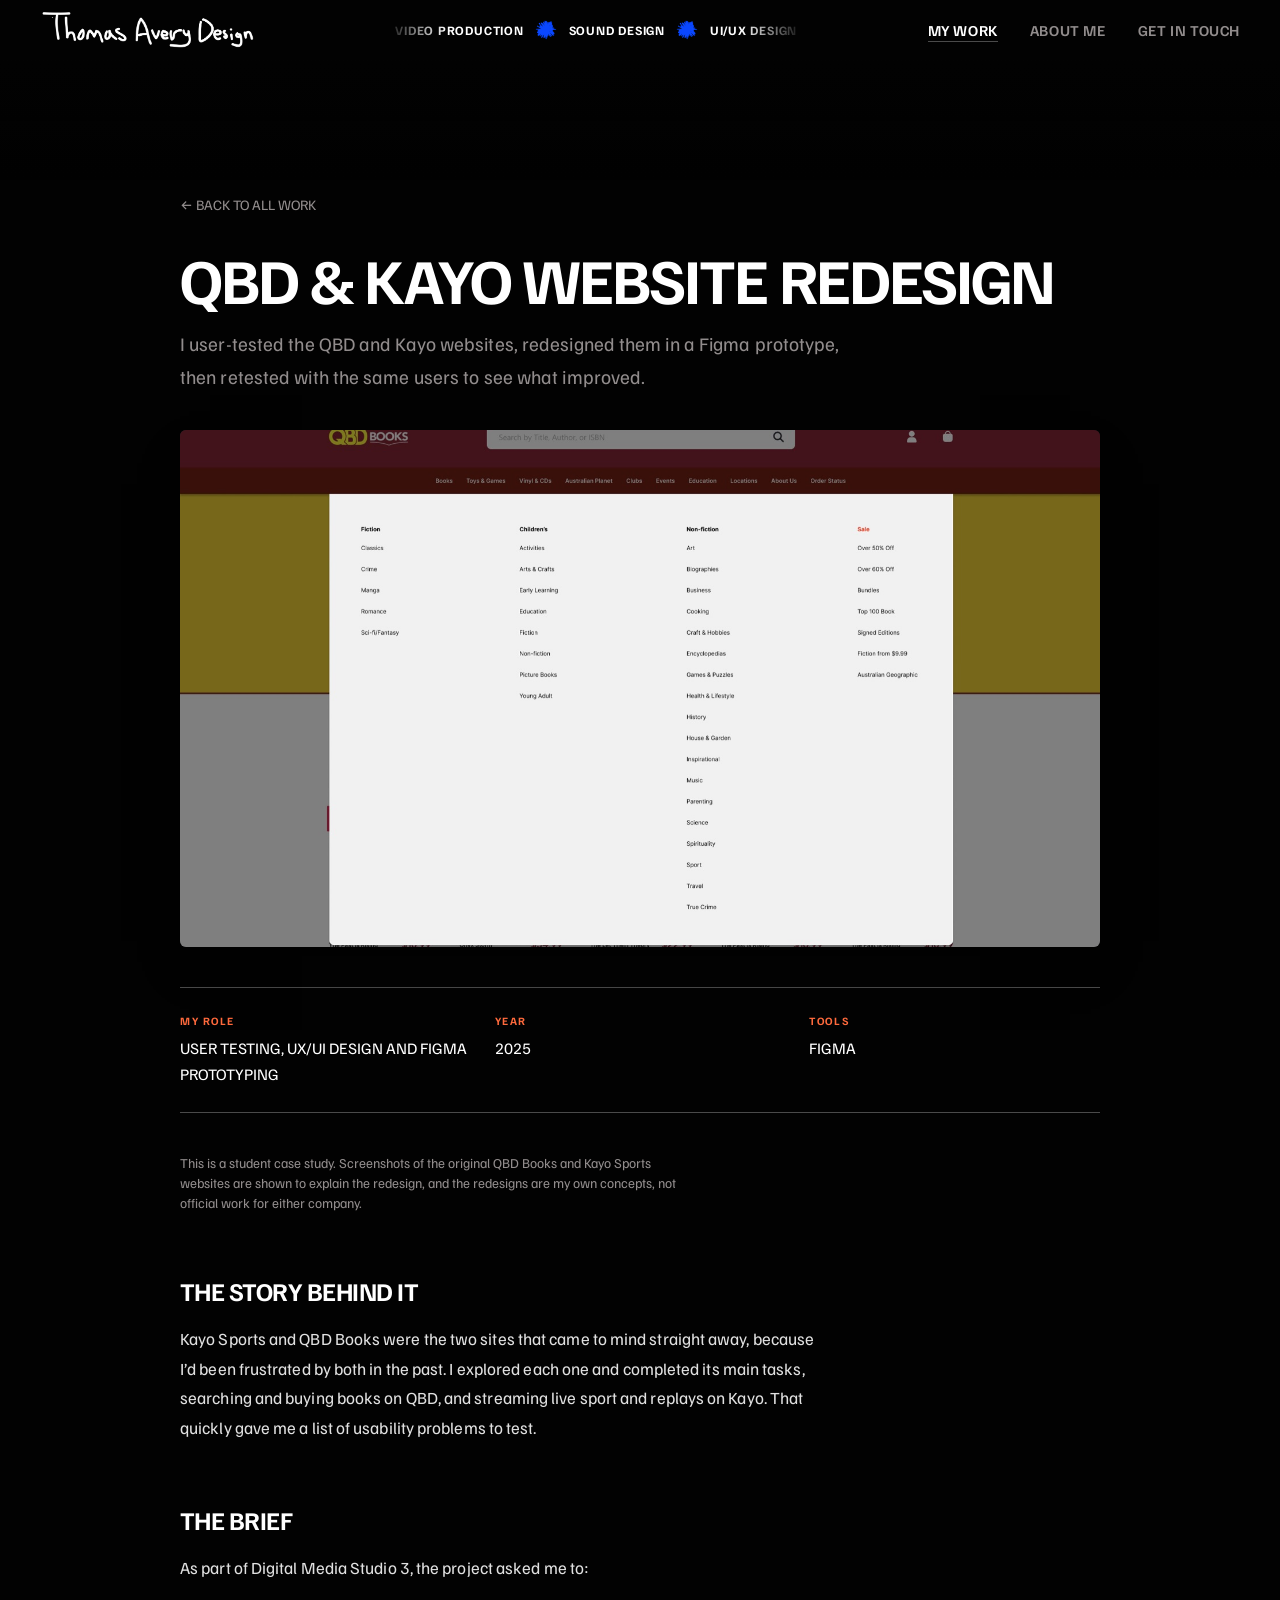
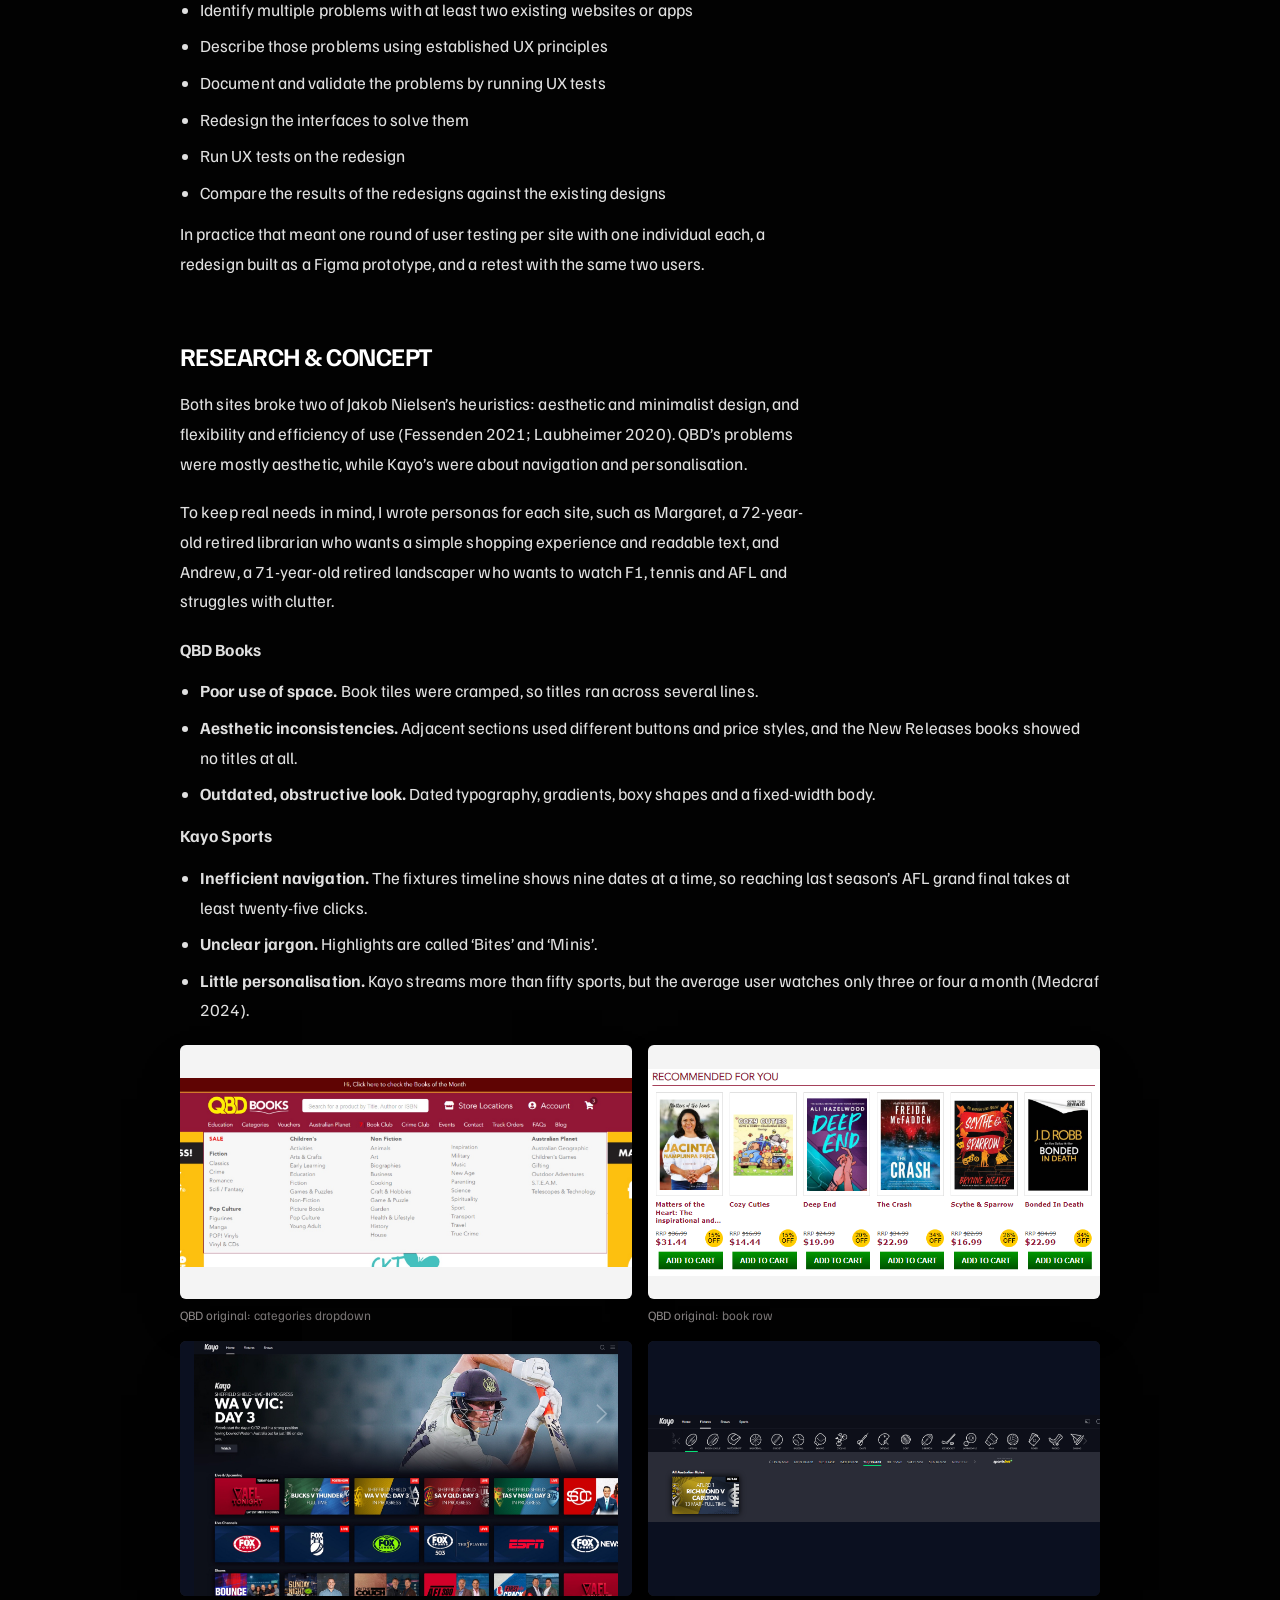
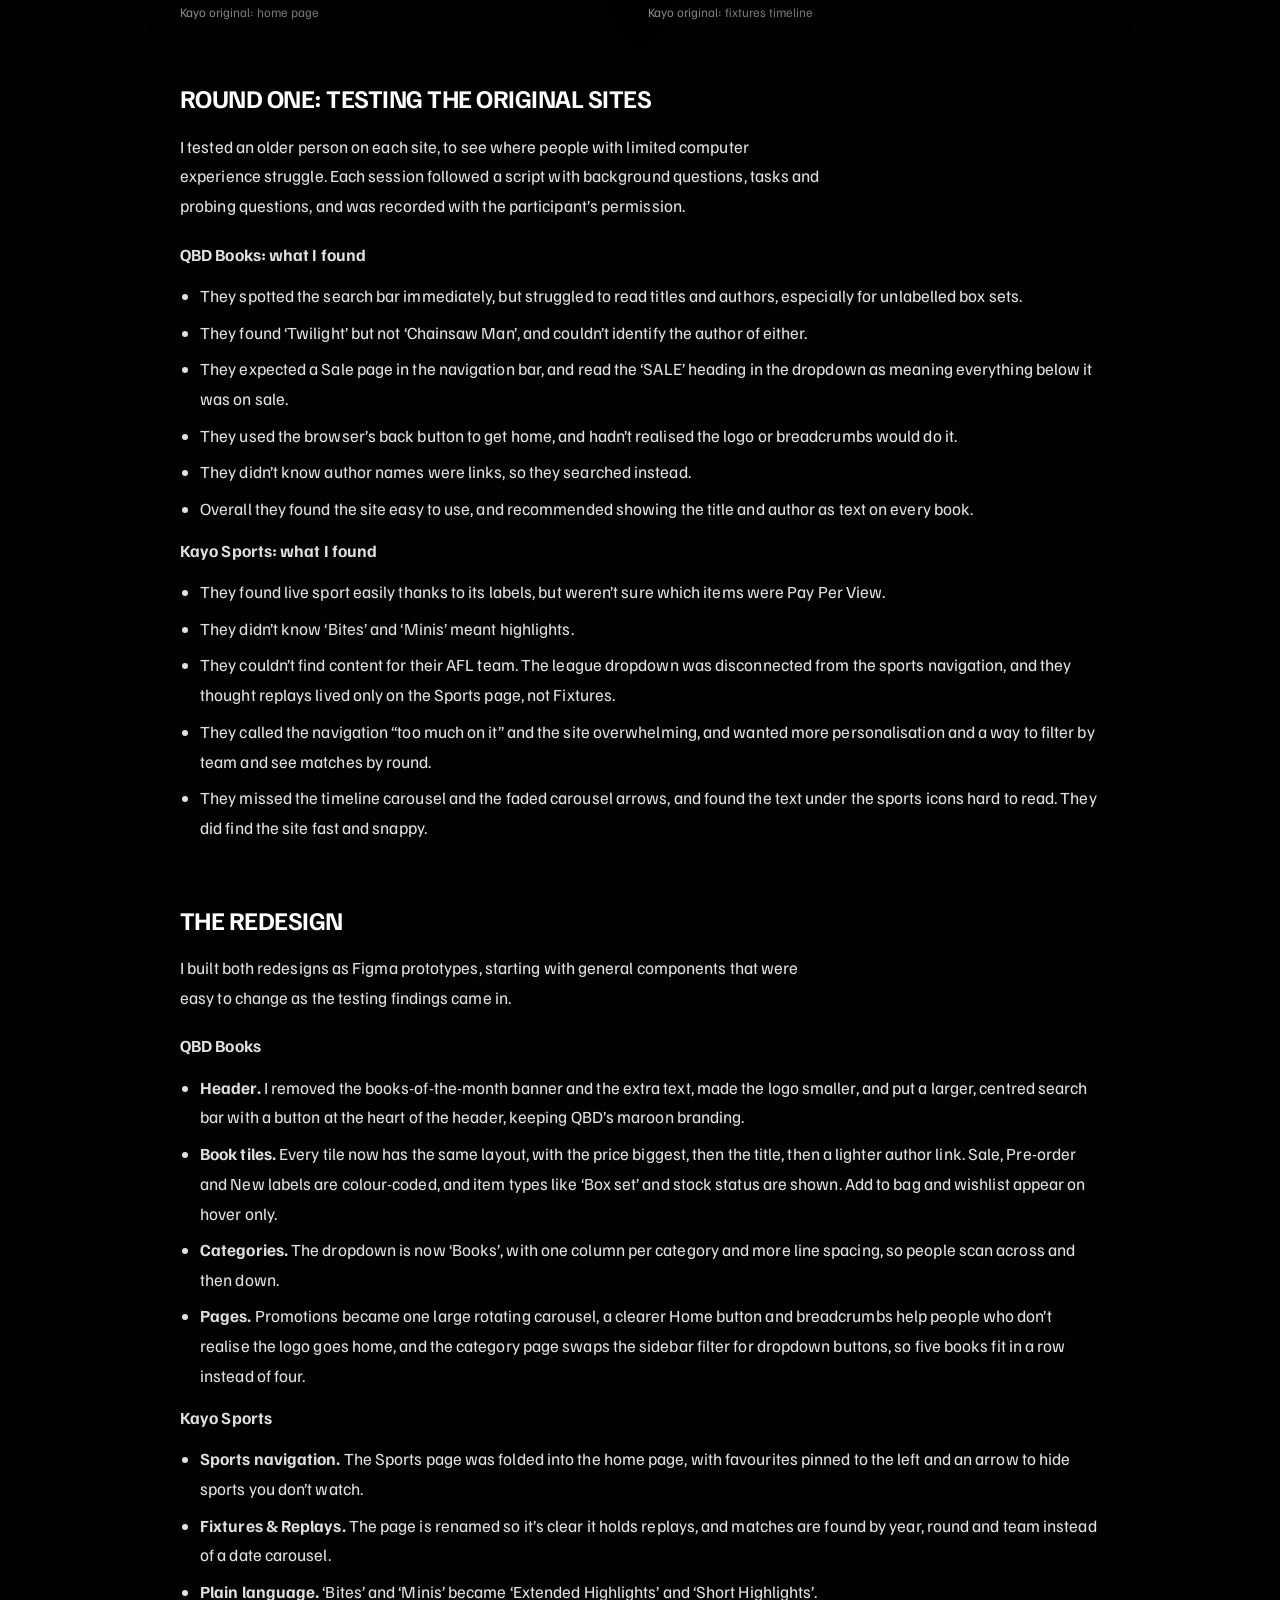
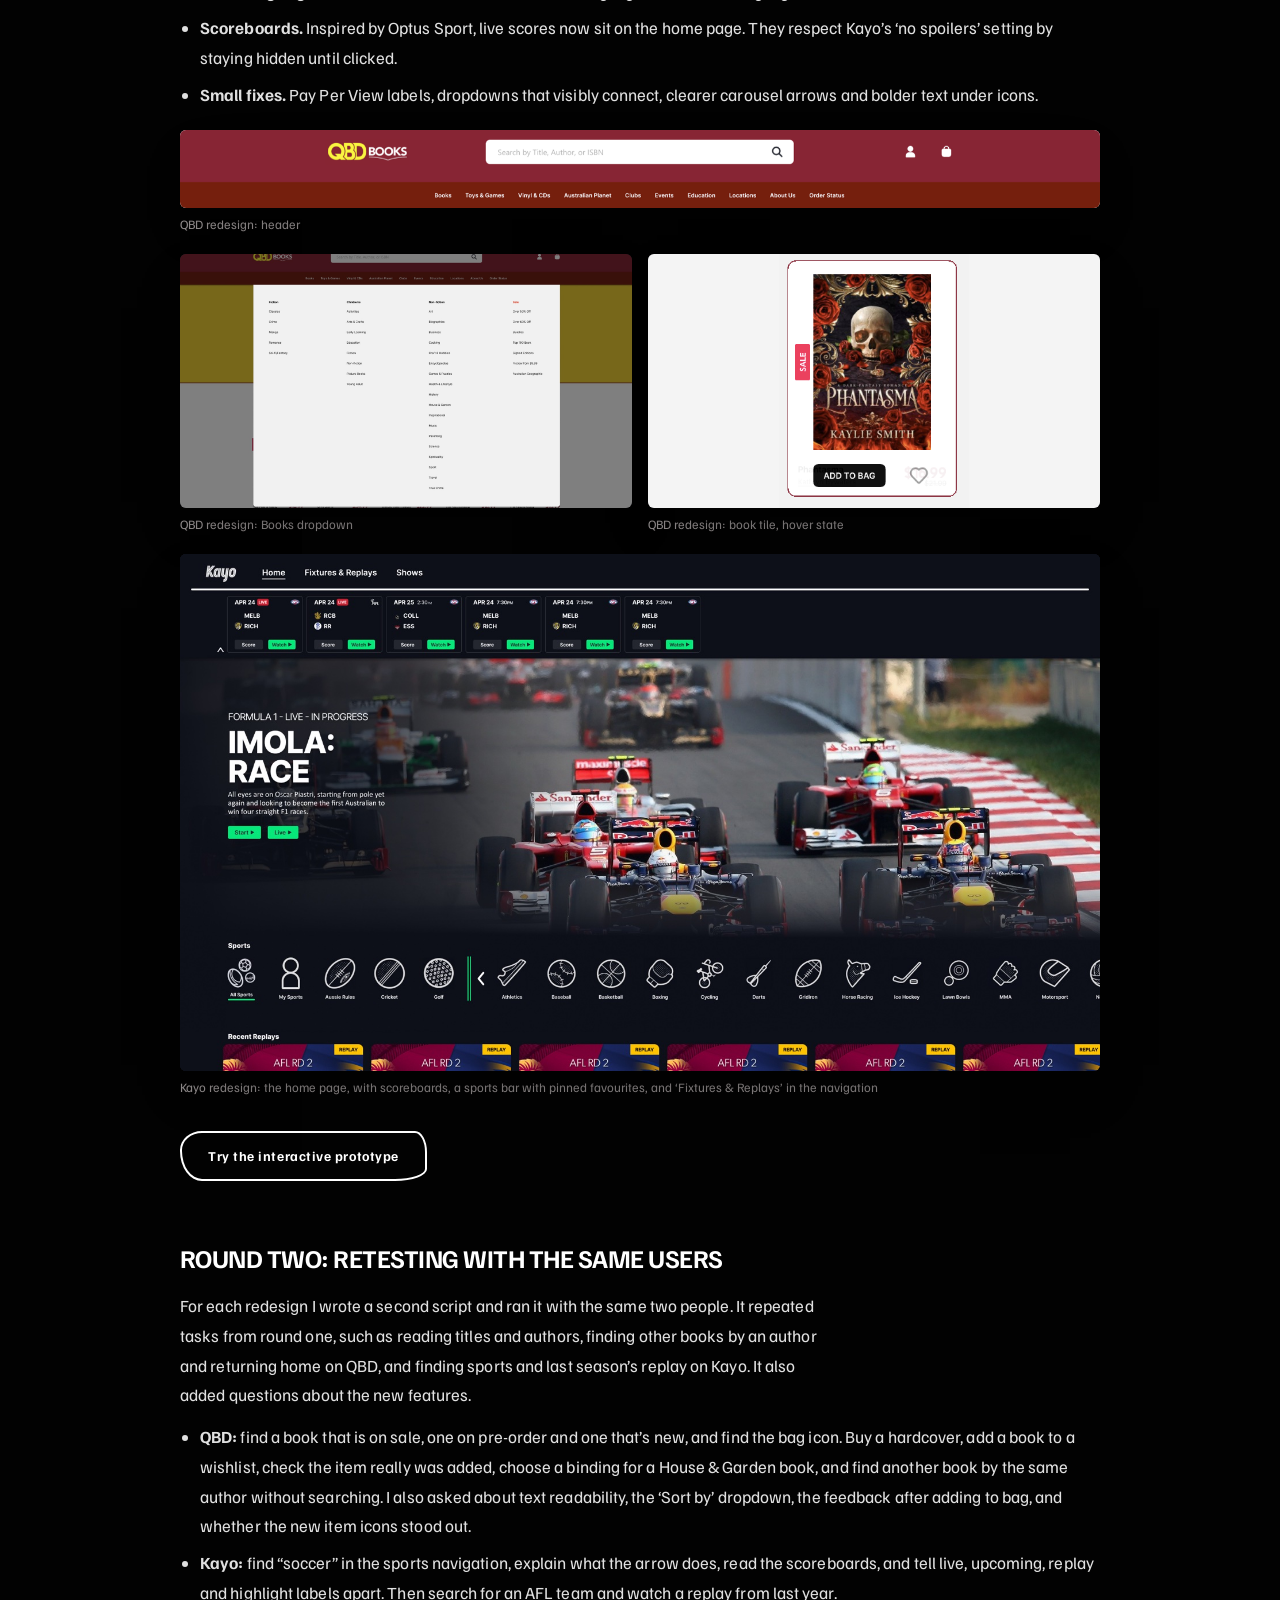
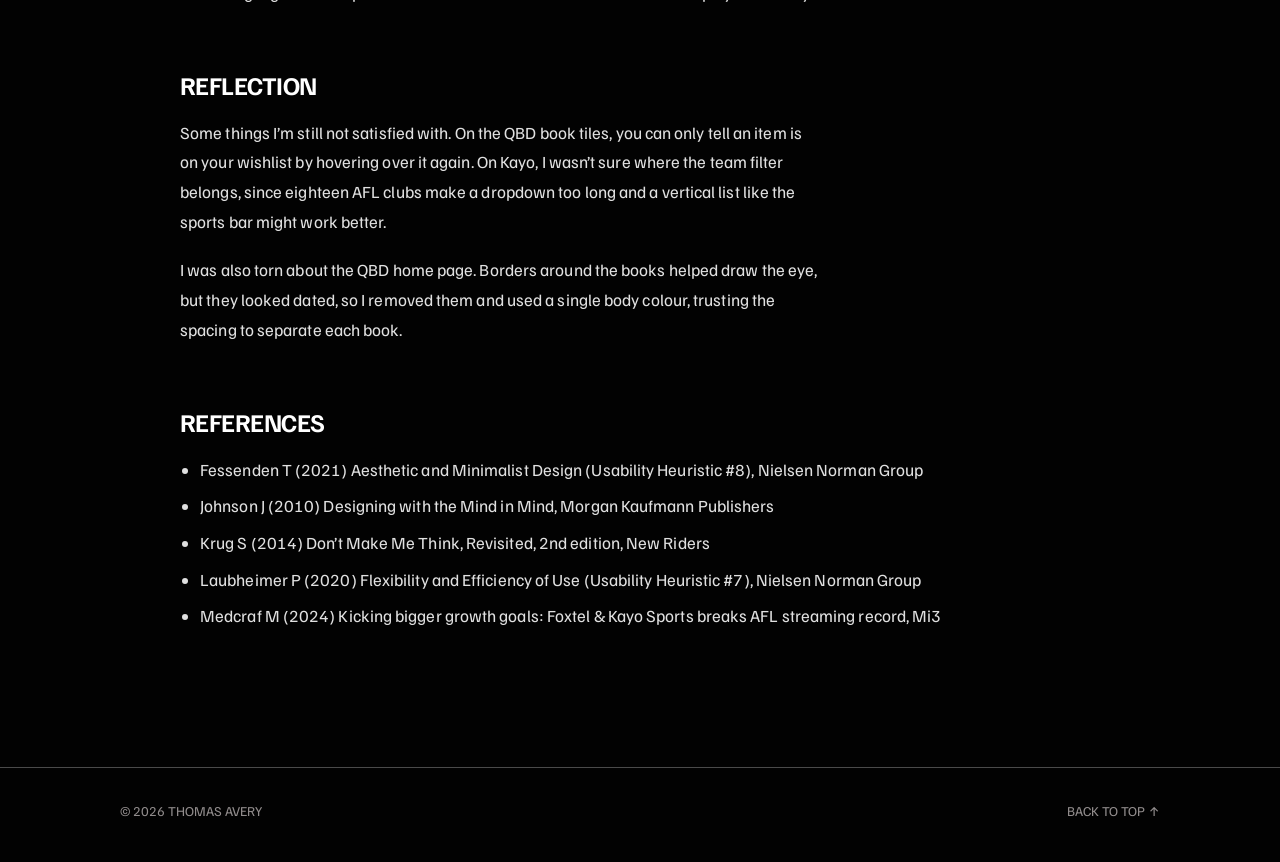
<file: project-six.html>
<!DOCTYPE html>
<html lang="en">
<head>
  <meta charset="UTF-8">
  <meta name="viewport" content="width=device-width, initial-scale=1">
  <title>Thomas Avery's Portfolio | QBD &amp; Kayo</title>
  <link rel="icon" href="favicon.ico?v=4" sizes="48x48">
  <link rel="icon" type="image/png" sizes="32x32" href="assets/favicon-32.png?v=4">
  <link rel="icon" type="image/png" href="assets/favicon.png?v=4">
  <link rel="apple-touch-icon" href="assets/apple-touch-icon.png?v=4">
  <link rel="preconnect" href="https://fonts.googleapis.com">
  <link rel="preconnect" href="https://fonts.gstatic.com" crossorigin>
  <link href="https://fonts.googleapis.com/css2?family=Familjen+Grotesk:wght@400;500;600;700&display=swap" rel="stylesheet">
  <link rel="stylesheet" href="style.css">
</head>
<body>
  <div class="layout">

    <!-- TOP: navigation -->
    <header class="site-header">
      <nav class="menu" aria-label="Main">
        <a class="logo" href="index.html" aria-label="Home">
          <img src="assets/title.png?v=2" alt="Thomas Avery's logo"
               onerror="this.replaceWith(Object.assign(document.createElement('span'),{className:'logo-fallback',textContent:'LOGO'}))">
        </a>
        <div class="marquee" aria-label="Video Production, sound design, ui/ux design, product videos, motion graphics, branding">
          <div class="marquee-viewport">
            <div class="marquee-track" aria-hidden="true">
              <div class="marquee-group"><span>Video Production</span><span class="dot"><img src="assets/asterix-small.png?v=4" alt=""></span><span>Sound Design</span><span class="dot"><img src="assets/asterix-small.png?v=4" alt=""></span><span>UI/UX Design</span><span class="dot"><img src="assets/asterix-small.png?v=4" alt=""></span><span>Product Videos</span><span class="dot"><img src="assets/asterix-small.png?v=4" alt=""></span><span>Motion graphics</span><span class="dot"><img src="assets/asterix-small.png?v=4" alt=""></span><span>Branding</span><span class="dot"><img src="assets/asterix-small.png?v=4" alt=""></span></div>
              <div class="marquee-group"><span>Video Production</span><span class="dot"><img src="assets/asterix-small.png?v=4" alt=""></span><span>Sound Design</span><span class="dot"><img src="assets/asterix-small.png?v=4" alt=""></span><span>UI/UX Design</span><span class="dot"><img src="assets/asterix-small.png?v=4" alt=""></span><span>Product Videos</span><span class="dot"><img src="assets/asterix-small.png?v=4" alt=""></span><span>Motion graphics</span><span class="dot"><img src="assets/asterix-small.png?v=4" alt=""></span><span>Branding</span><span class="dot"><img src="assets/asterix-small.png?v=4" alt=""></span></div>
            </div>
          </div>
        </div>
        <ul>
        <li><a href="index.html" class="current" aria-current="page">My Work</a></li>
        <li><a href="about.html">About me</a></li>
        <li><a href="contact.html">Get in touch</a></li>
        </ul>
      </nav>
    </header>

    <!-- CONTENT -->
    <main class="projects">
    <div class="detail">
    <a class="back" href="index.html">&larr; Back to all work</a>

    <h1>QBD &amp; Kayo website redesign</h1>
    <p class="lead">I user-tested the QBD and Kayo websites, redesigned them in a Figma prototype, then retested with the same users to see what improved.</p>

    <div class="media" data-placeholder="Image: project-six.jpg">
      <img src="assets/project-six.jpg" alt="Redesigned QBD Books navigation bar with the Books dropdown open">
    </div>

    <dl class="facts">
      <div><dt>My role</dt><dd>User testing, UX/UI design and Figma prototyping</dd></div>
      <div><dt>Year</dt><dd>2025</dd></div>
      <div><dt>Tools</dt><dd>Figma</dd></div>
    </dl>

    <p class="case-note">This is a student case study. Screenshots of the original QBD Books and Kayo Sports websites are shown to explain the redesign, and the redesigns are my own concepts, not official work for either company.</p>

    <section>
      <h2>The story behind it</h2>
      <p>Kayo Sports and QBD Books were the two sites that came to mind straight away, because I&rsquo;d been frustrated by both in the past. I explored each one and completed its main tasks, searching and buying books on QBD, and streaming live sport and replays on Kayo. That quickly gave me a list of usability problems to test.</p>
    </section>

    <section>
      <h2>The brief</h2>
      <p>As part of Digital Media Studio 3, the project asked me to:</p>
      <ul>
        <li>Identify multiple problems with at least two existing websites or apps</li>
        <li>Describe those problems using established UX principles</li>
        <li>Document and validate the problems by running UX tests</li>
        <li>Redesign the interfaces to solve them</li>
        <li>Run UX tests on the redesign</li>
        <li>Compare the results of the redesigns against the existing designs</li>
      </ul>
      <p>In practice that meant one round of user testing per site with one individual each, a redesign built as a Figma prototype, and a retest with the same two users.</p>
    </section>

    <section>
      <h2>Research &amp; concept</h2>
      <p>Both sites broke two of Jakob Nielsen&rsquo;s heuristics: aesthetic and minimalist design, and flexibility and efficiency of use (Fessenden 2021; Laubheimer 2020). QBD&rsquo;s problems were mostly aesthetic, while Kayo&rsquo;s were about navigation and personalisation.</p>
      <p>To keep real needs in mind, I wrote personas for each site, such as Margaret, a 72-year-old retired librarian who wants a simple shopping experience and readable text, and Andrew, a 71-year-old retired landscaper who wants to watch F1, tennis and AFL and struggles with clutter.</p>
      <p><strong>QBD Books</strong></p>
      <ul>
        <li><strong>Poor use of space.</strong> Book tiles were cramped, so titles ran across several lines.</li>
        <li><strong>Aesthetic inconsistencies.</strong> Adjacent sections used different buttons and price styles, and the New Releases books showed no titles at all.</li>
        <li><strong>Outdated, obstructive look.</strong> Dated typography, gradients, boxy shapes and a fixed-width body.</li>
      </ul>
      <p><strong>Kayo Sports</strong></p>
      <ul>
        <li><strong>Inefficient navigation.</strong> The fixtures timeline shows nine dates at a time, so reaching last season&rsquo;s AFL grand final takes at least twenty-five clicks.</li>
        <li><strong>Unclear jargon.</strong> Highlights are called &lsquo;Bites&rsquo; and &lsquo;Minis&rsquo;.</li>
        <li><strong>Little personalisation.</strong> Kayo streams more than fifty sports, but the average user watches only three or four a month (Medcraf 2024).</li>
      </ul>
      <div class="gallery two">
        <figure class="fig"><div class="media contain" data-placeholder="QBD: original categories dropdown"><img src="assets/qbd-current-dropdown.jpg" alt="Original QBD Books categories dropdown"></div><figcaption>QBD original: categories dropdown</figcaption></figure>
        <figure class="fig"><div class="media contain" data-placeholder="QBD: original book row"><img src="assets/qbd-current-books.png" alt="Original QBD Books Recommended for You row"></div><figcaption>QBD original: book row</figcaption></figure>
        <figure class="fig"><div class="media contain dark" data-placeholder="Kayo: original home page"><img src="assets/kayo-current-home.jpg" alt="Original Kayo Sports home page"></div><figcaption>Kayo original: home page</figcaption></figure>
        <figure class="fig"><div class="media contain dark" data-placeholder="Kayo: original fixtures page"><img src="assets/kayo-current-fixtures.png" alt="Original Kayo Sports Fixtures page with the date timeline"></div><figcaption>Kayo original: fixtures timeline</figcaption></figure>
      </div>
    </section>

    <section>
      <h2>Round one: testing the original sites</h2>
      <p>I tested an older person on each site, to see where people with limited computer experience struggle. Each session followed a script with background questions, tasks and probing questions, and was recorded with the participant&rsquo;s permission.</p>
      <p><strong>QBD Books: what I found</strong></p>
      <ul>
        <li>They spotted the search bar immediately, but struggled to read titles and authors, especially for unlabelled box sets.</li>
        <li>They found &lsquo;Twilight&rsquo; but not &lsquo;Chainsaw Man&rsquo;, and couldn&rsquo;t identify the author of either.</li>
        <li>They expected a Sale page in the navigation bar, and read the &lsquo;SALE&rsquo; heading in the dropdown as meaning everything below it was on sale.</li>
        <li>They used the browser&rsquo;s back button to get home, and hadn&rsquo;t realised the logo or breadcrumbs would do it.</li>
        <li>They didn&rsquo;t know author names were links, so they searched instead.</li>
        <li>Overall they found the site easy to use, and recommended showing the title and author as text on every book.</li>
      </ul>
      <p><strong>Kayo Sports: what I found</strong></p>
      <ul>
        <li>They found live sport easily thanks to its labels, but weren&rsquo;t sure which items were Pay Per View.</li>
        <li>They didn&rsquo;t know &lsquo;Bites&rsquo; and &lsquo;Minis&rsquo; meant highlights.</li>
        <li>They couldn&rsquo;t find content for their AFL team. The league dropdown was disconnected from the sports navigation, and they thought replays lived only on the Sports page, not Fixtures.</li>
        <li>They called the navigation &ldquo;too much on it&rdquo; and the site overwhelming, and wanted more personalisation and a way to filter by team and see matches by round.</li>
        <li>They missed the timeline carousel and the faded carousel arrows, and found the text under the sports icons hard to read. They did find the site fast and snappy.</li>
      </ul>
    </section>

    <section>
      <h2>The redesign</h2>
      <p>I built both redesigns as Figma prototypes, starting with general components that were easy to change as the testing findings came in.</p>
      <p><strong>QBD Books</strong></p>
      <ul>
        <li><strong>Header.</strong> I removed the books-of-the-month banner and the extra text, made the logo smaller, and put a larger, centred search bar with a button at the heart of the header, keeping QBD&rsquo;s maroon branding.</li>
        <li><strong>Book tiles.</strong> Every tile now has the same layout, with the price biggest, then the title, then a lighter author link. Sale, Pre-order and New labels are colour-coded, and item types like &lsquo;Box set&rsquo; and stock status are shown. Add to bag and wishlist appear on hover only.</li>
        <li><strong>Categories.</strong> The dropdown is now &lsquo;Books&rsquo;, with one column per category and more line spacing, so people scan across and then down.</li>
        <li><strong>Pages.</strong> Promotions became one large rotating carousel, a clearer Home button and breadcrumbs help people who don&rsquo;t realise the logo goes home, and the category page swaps the sidebar filter for dropdown buttons, so five books fit in a row instead of four.</li>
      </ul>
      <p><strong>Kayo Sports</strong></p>
      <ul>
        <li><strong>Sports navigation.</strong> The Sports page was folded into the home page, with favourites pinned to the left and an arrow to hide sports you don&rsquo;t watch.</li>
        <li><strong>Fixtures &amp; Replays.</strong> The page is renamed so it&rsquo;s clear it holds replays, and matches are found by year, round and team instead of a date carousel.</li>
        <li><strong>Plain language.</strong> &lsquo;Bites&rsquo; and &lsquo;Minis&rsquo; became &lsquo;Extended Highlights&rsquo; and &lsquo;Short Highlights&rsquo;.</li>
        <li><strong>Scoreboards.</strong> Inspired by Optus Sport, live scores now sit on the home page. They respect Kayo&rsquo;s &lsquo;no spoilers&rsquo; setting by staying hidden until clicked.</li>
        <li><strong>Small fixes.</strong> Pay Per View labels, dropdowns that visibly connect, clearer carousel arrows and bolder text under icons.</li>
      </ul>
      <div class="gallery one">
        <figure class="fig"><div class="media contain" style="aspect-ratio: 1917 / 163;" data-placeholder="QBD: redesigned header"><img src="assets/qbd-redesign-header.png" alt="Redesigned QBD Books header with a centred search bar"></div><figcaption>QBD redesign: header</figcaption></figure>
      </div>
      <div class="gallery two">
        <figure class="fig"><div class="media" data-placeholder="QBD: redesigned Books dropdown"><img src="assets/project-six.jpg" alt="Redesigned QBD Books categories dropdown"></div><figcaption>QBD redesign: Books dropdown</figcaption></figure>
        <figure class="fig"><div class="media contain" data-placeholder="QBD: redesigned book tile"><img src="assets/qbd-redesign-tile-hover.png" alt="Redesigned QBD book tile showing the hover state"></div><figcaption>QBD redesign: book tile, hover state</figcaption></figure>
      </div>
      <div class="gallery one">
        <figure class="fig"><div class="media contain dark" style="aspect-ratio: 16 / 9;" data-placeholder="Kayo redesign: home page"><img src="assets/kayo-redesign-home-web.jpg" alt="Redesigned Kayo home page with scoreboards along the top, a sports bar with My Sports pinned, and Fixtures &amp; Replays in the navigation"></div><figcaption>Kayo redesign: the home page, with scoreboards, a sports bar with pinned favourites, and &lsquo;Fixtures &amp; Replays&rsquo; in the navigation</figcaption></figure>
      </div>
      <p><a class="btn" href="https://www.figma.com/proto/KacKOWw7TaB78nhVXpDMDB/Kayo?node-id=2-13&amp;viewport=-380%2C360%2C0.29&amp;t=euMfihfvztLdMnwo-1&amp;scaling=min-zoom&amp;content-scaling=fixed&amp;starting-point-node-id=2%3A13&amp;page-id=0%3A1" target="_blank" rel="noopener noreferrer">Try the interactive prototype</a></p>
    </section>

    <section>
      <h2>Round two: retesting with the same users</h2>
      <p>For each redesign I wrote a second script and ran it with the same two people. It repeated tasks from round one, such as reading titles and authors, finding other books by an author and returning home on QBD, and finding sports and last season&rsquo;s replay on Kayo. It also added questions about the new features.</p>
      <ul>
        <li><strong>QBD:</strong> find a book that is on sale, one on pre-order and one that&rsquo;s new, and find the bag icon. Buy a hardcover, add a book to a wishlist, check the item really was added, choose a binding for a House &amp; Garden book, and find another book by the same author without searching. I also asked about text readability, the &lsquo;Sort by&rsquo; dropdown, the feedback after adding to bag, and whether the new item icons stood out.</li>
        <li><strong>Kayo:</strong> find &ldquo;soccer&rdquo; in the sports navigation, explain what the arrow does, read the scoreboards, and tell live, upcoming, replay and highlight labels apart. Then search for an AFL team and watch a replay from last year.</li>
      </ul>
    </section>

    <section>
      <h2>Reflection</h2>
      <p>Some things I&rsquo;m still not satisfied with. On the QBD book tiles, you can only tell an item is on your wishlist by hovering over it again. On Kayo, I wasn&rsquo;t sure where the team filter belongs, since eighteen AFL clubs make a dropdown too long and a vertical list like the sports bar might work better.</p>
      <p>I was also torn about the QBD home page. Borders around the books helped draw the eye, but they looked dated, so I removed them and used a single body colour, trusting the spacing to separate each book.</p>
    </section>

    <section>
      <h2>References</h2>
      <ul>
        <li>Fessenden T (2021) Aesthetic and Minimalist Design (Usability Heuristic #8), Nielsen Norman Group</li>
        <li>Johnson J (2010) Designing with the Mind in Mind, Morgan Kaufmann Publishers</li>
        <li>Krug S (2014) Don&rsquo;t Make Me Think, Revisited, 2nd edition, New Riders</li>
        <li>Laubheimer P (2020) Flexibility and Efficiency of Use (Usability Heuristic #7), Nielsen Norman Group</li>
        <li>Medcraf M (2024) Kicking bigger growth goals: Foxtel &amp; Kayo Sports breaks AFL streaming record, Mi3</li>
      </ul>
    </section>
    </div>
    </main>

    <!-- FOOTER (same on every page) -->
    <footer class="site-footer">
      <div class="footer-inner">
        <p class="footer-name">&copy; 2026 Thomas Avery</p>
        <ul class="footer-links">
          <li><a href="#">Back to top &uarr;</a></li>
        </ul>
      </div>
    </footer>

  </div>
  <script src="shapes.js"></script>
</body>
</html>
</file>
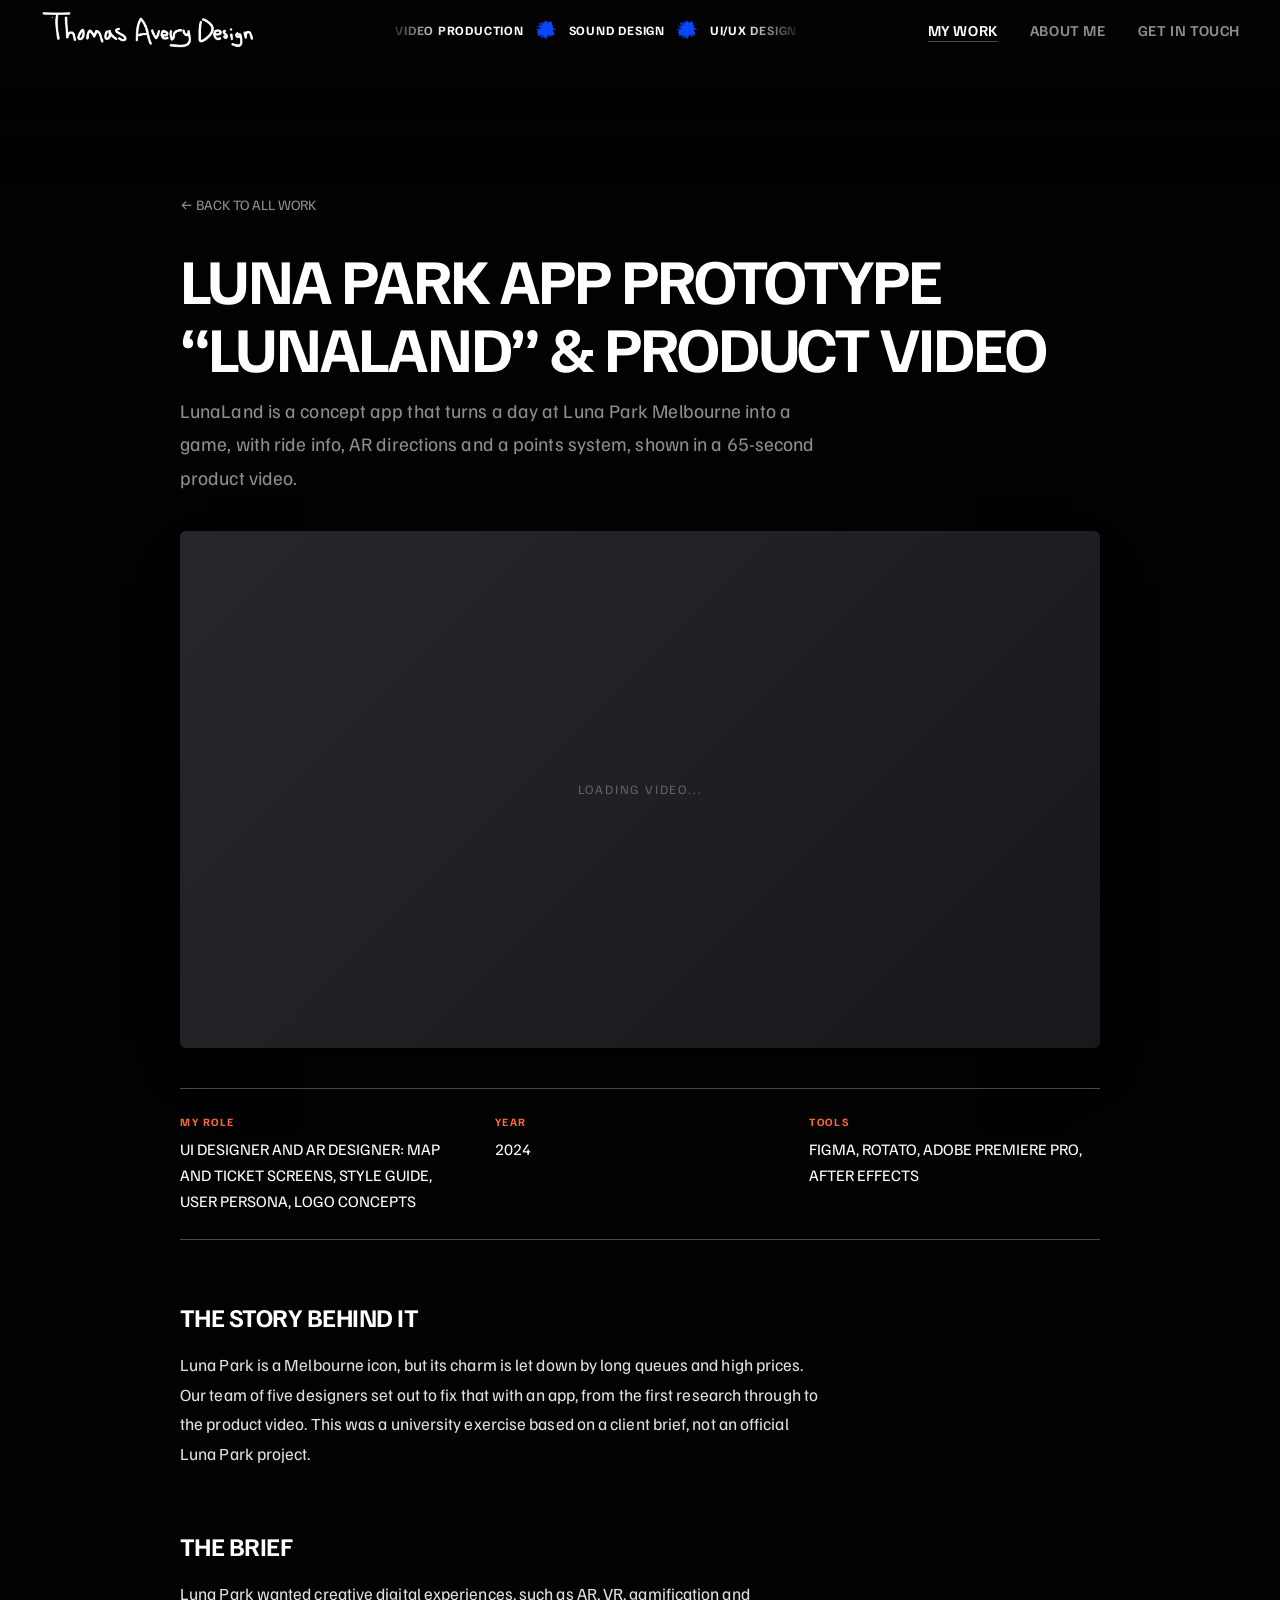
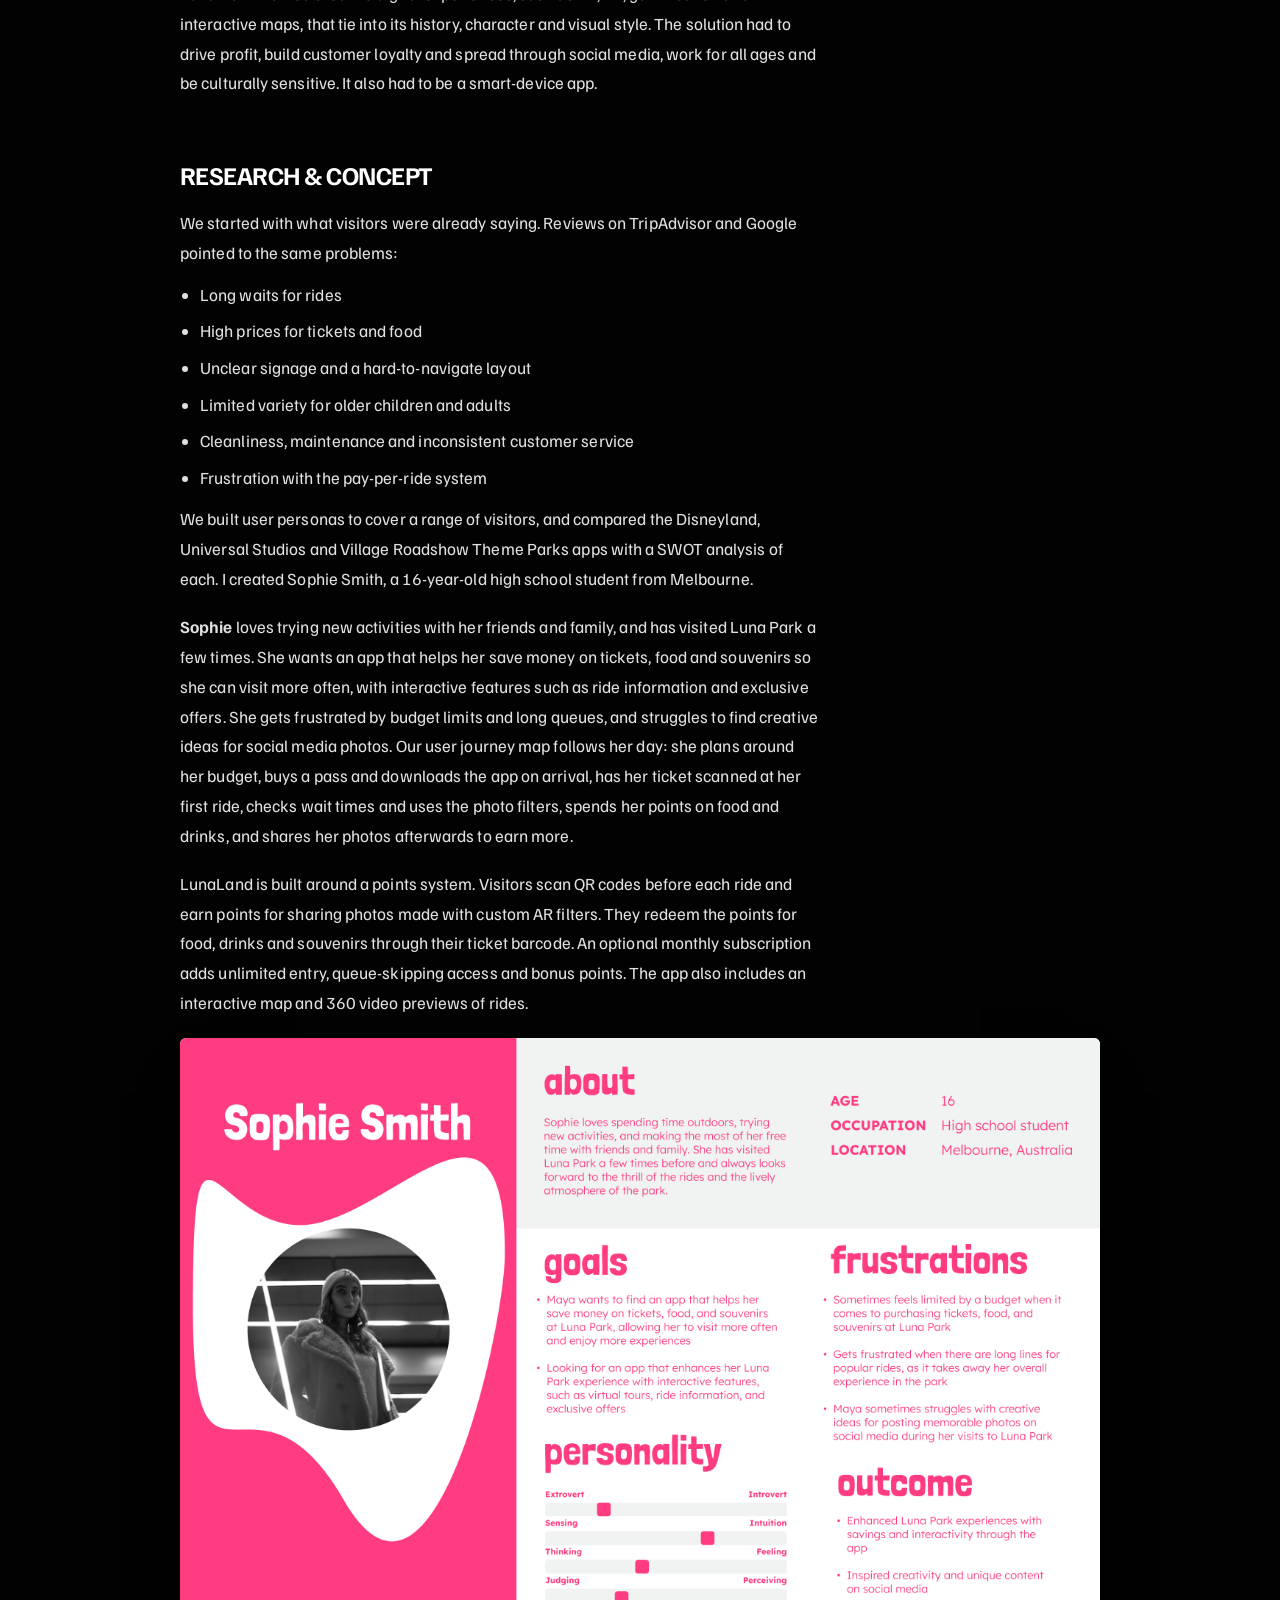
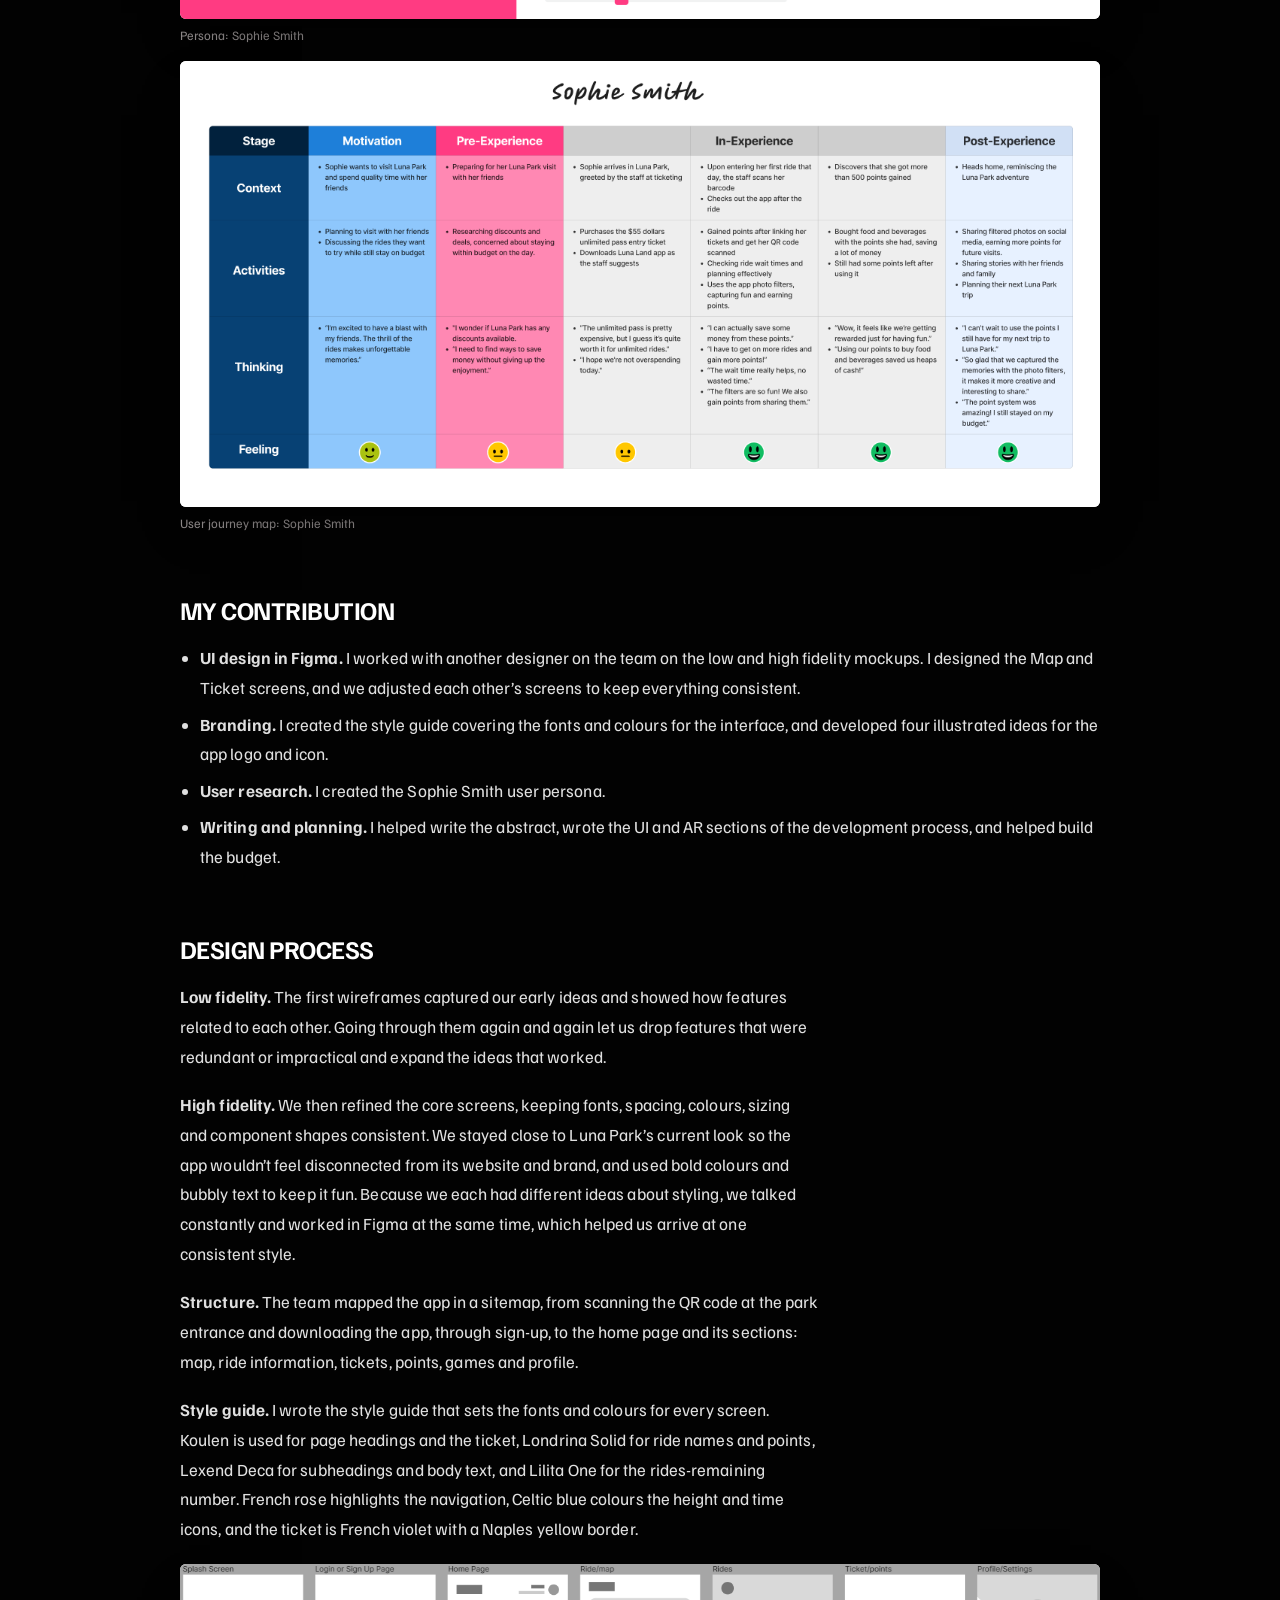
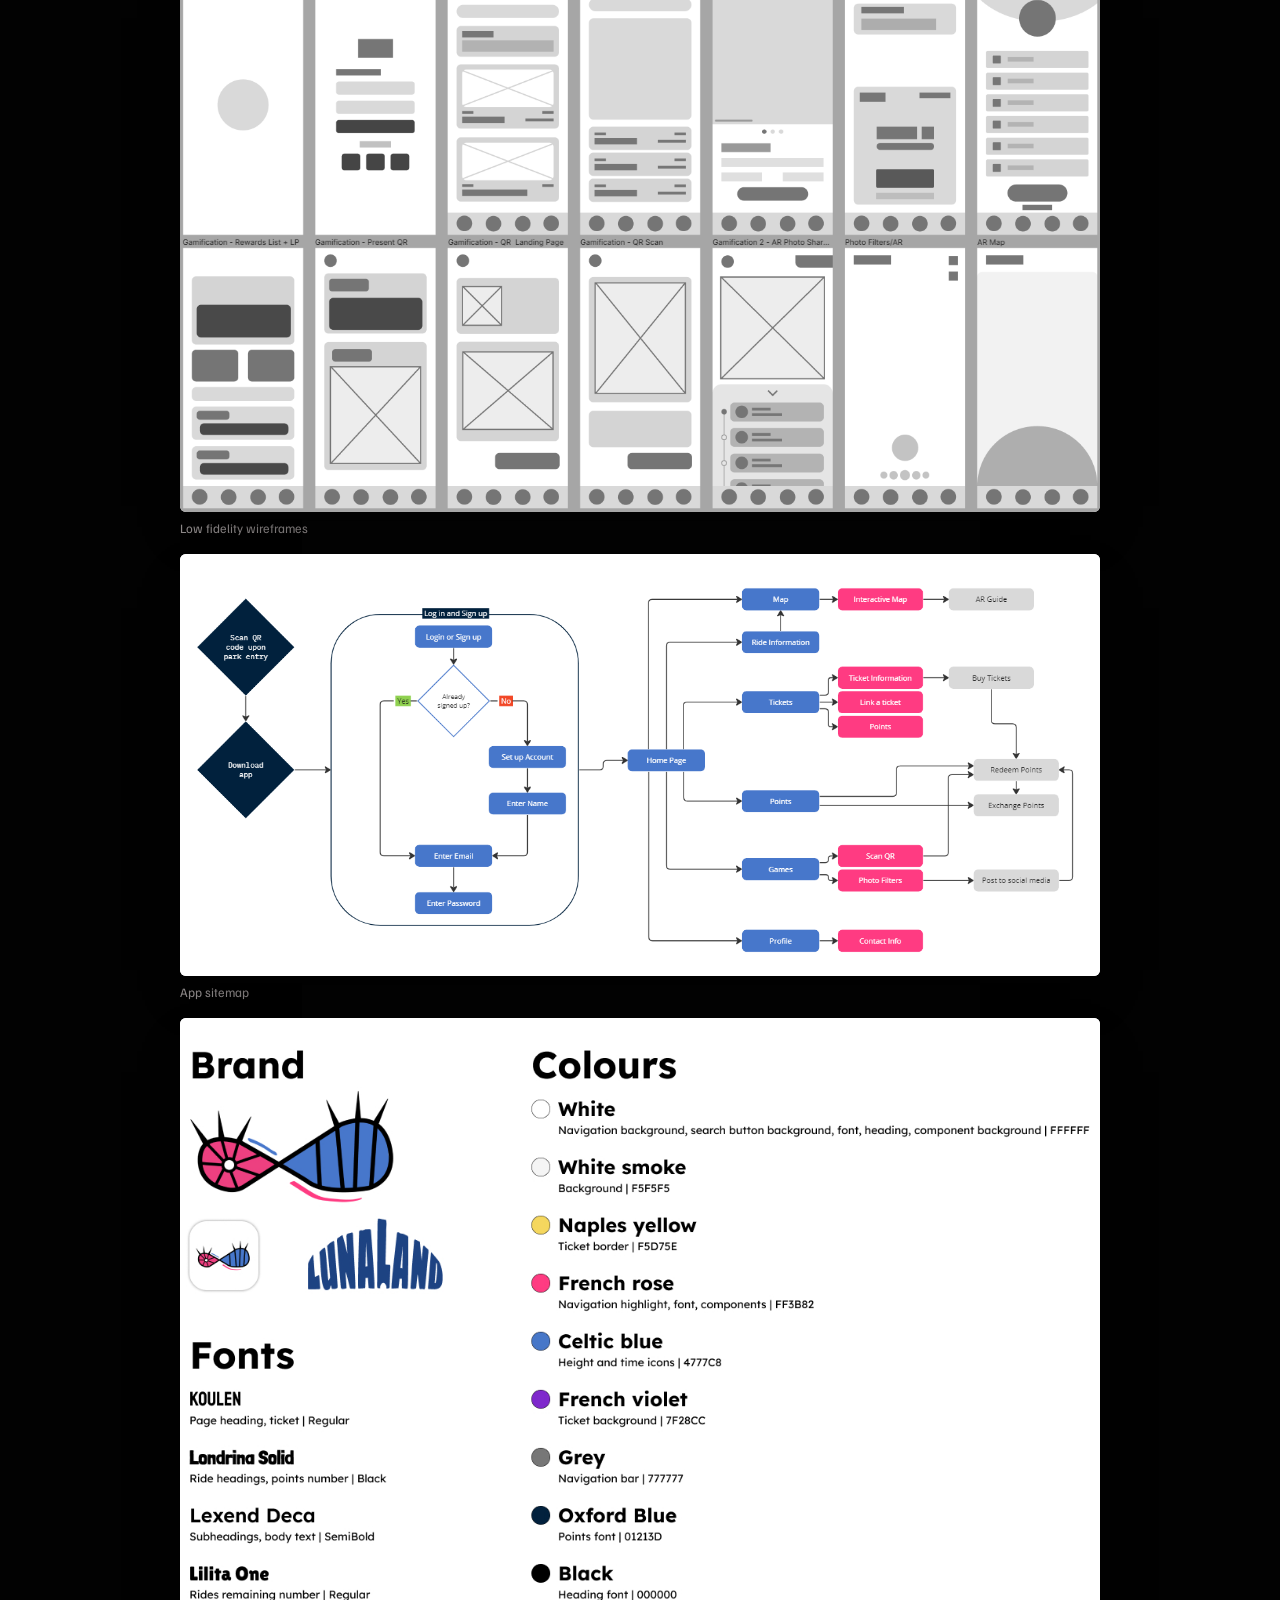
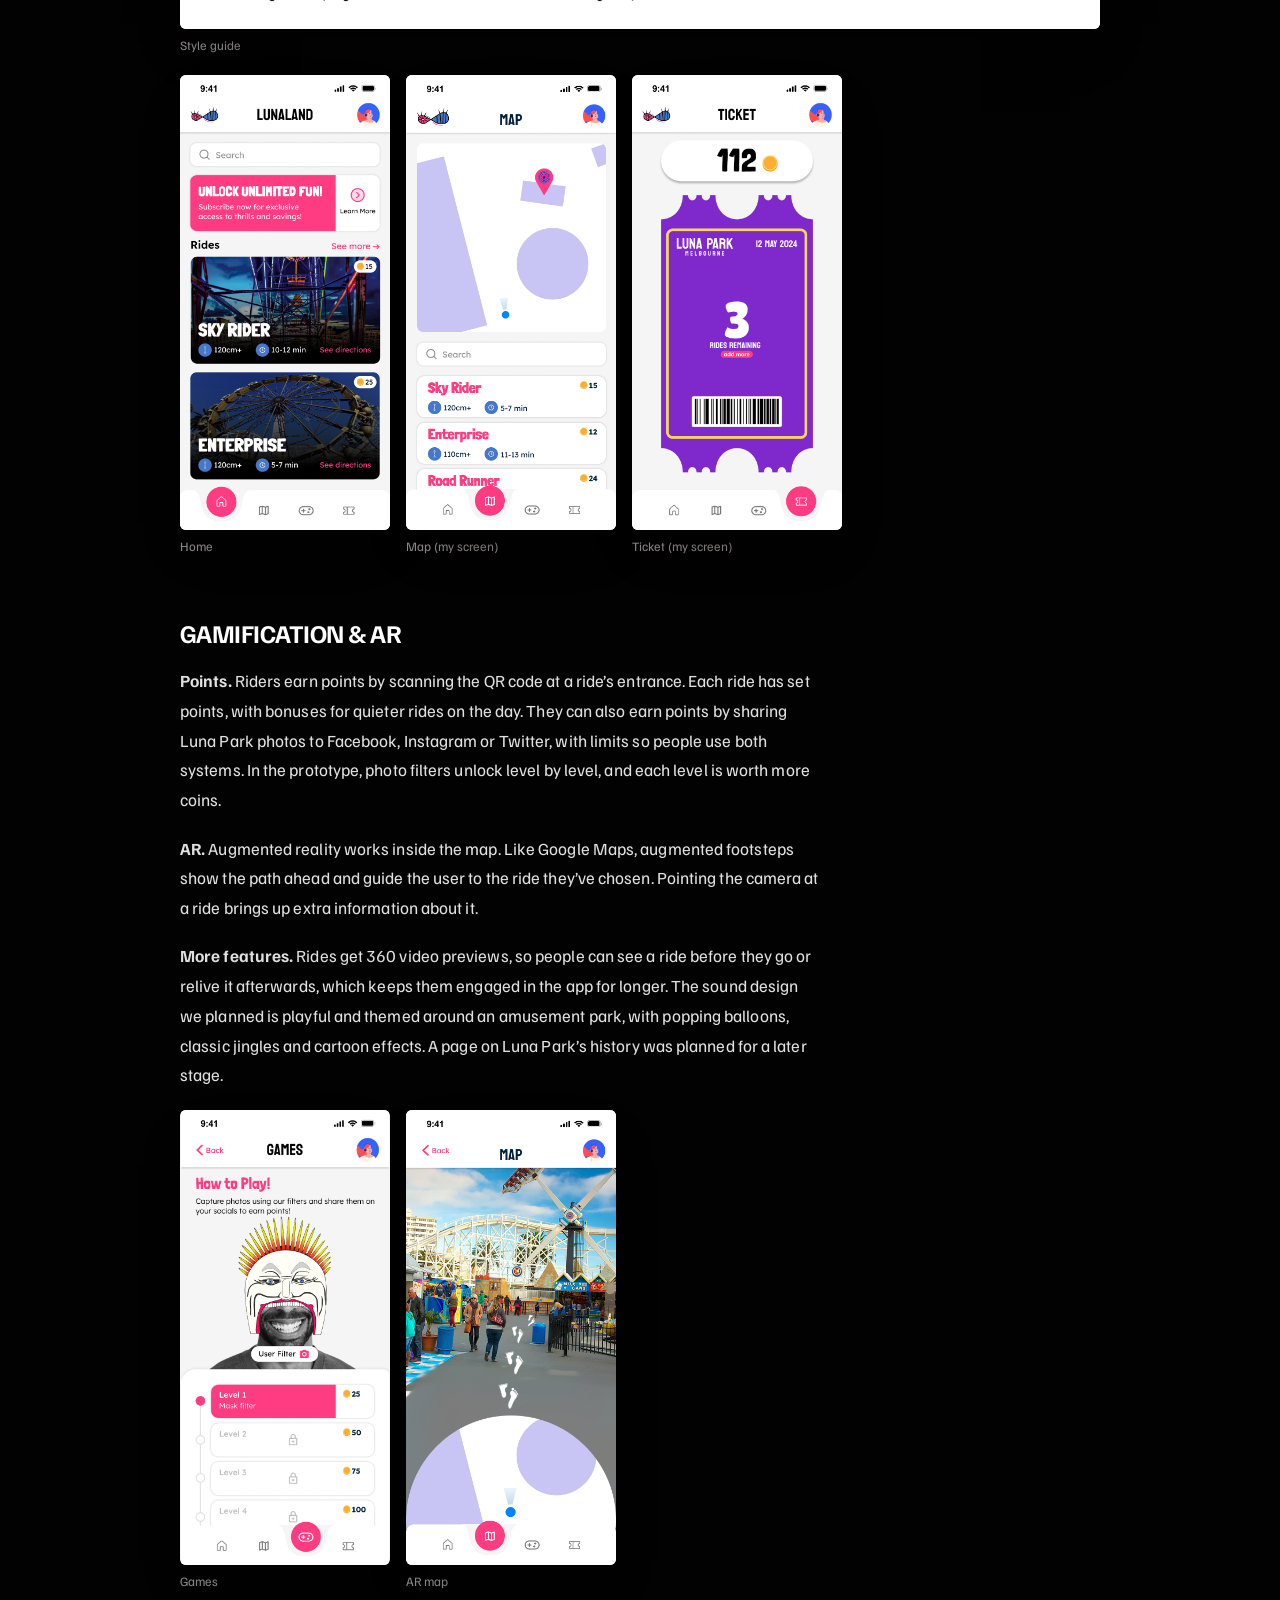
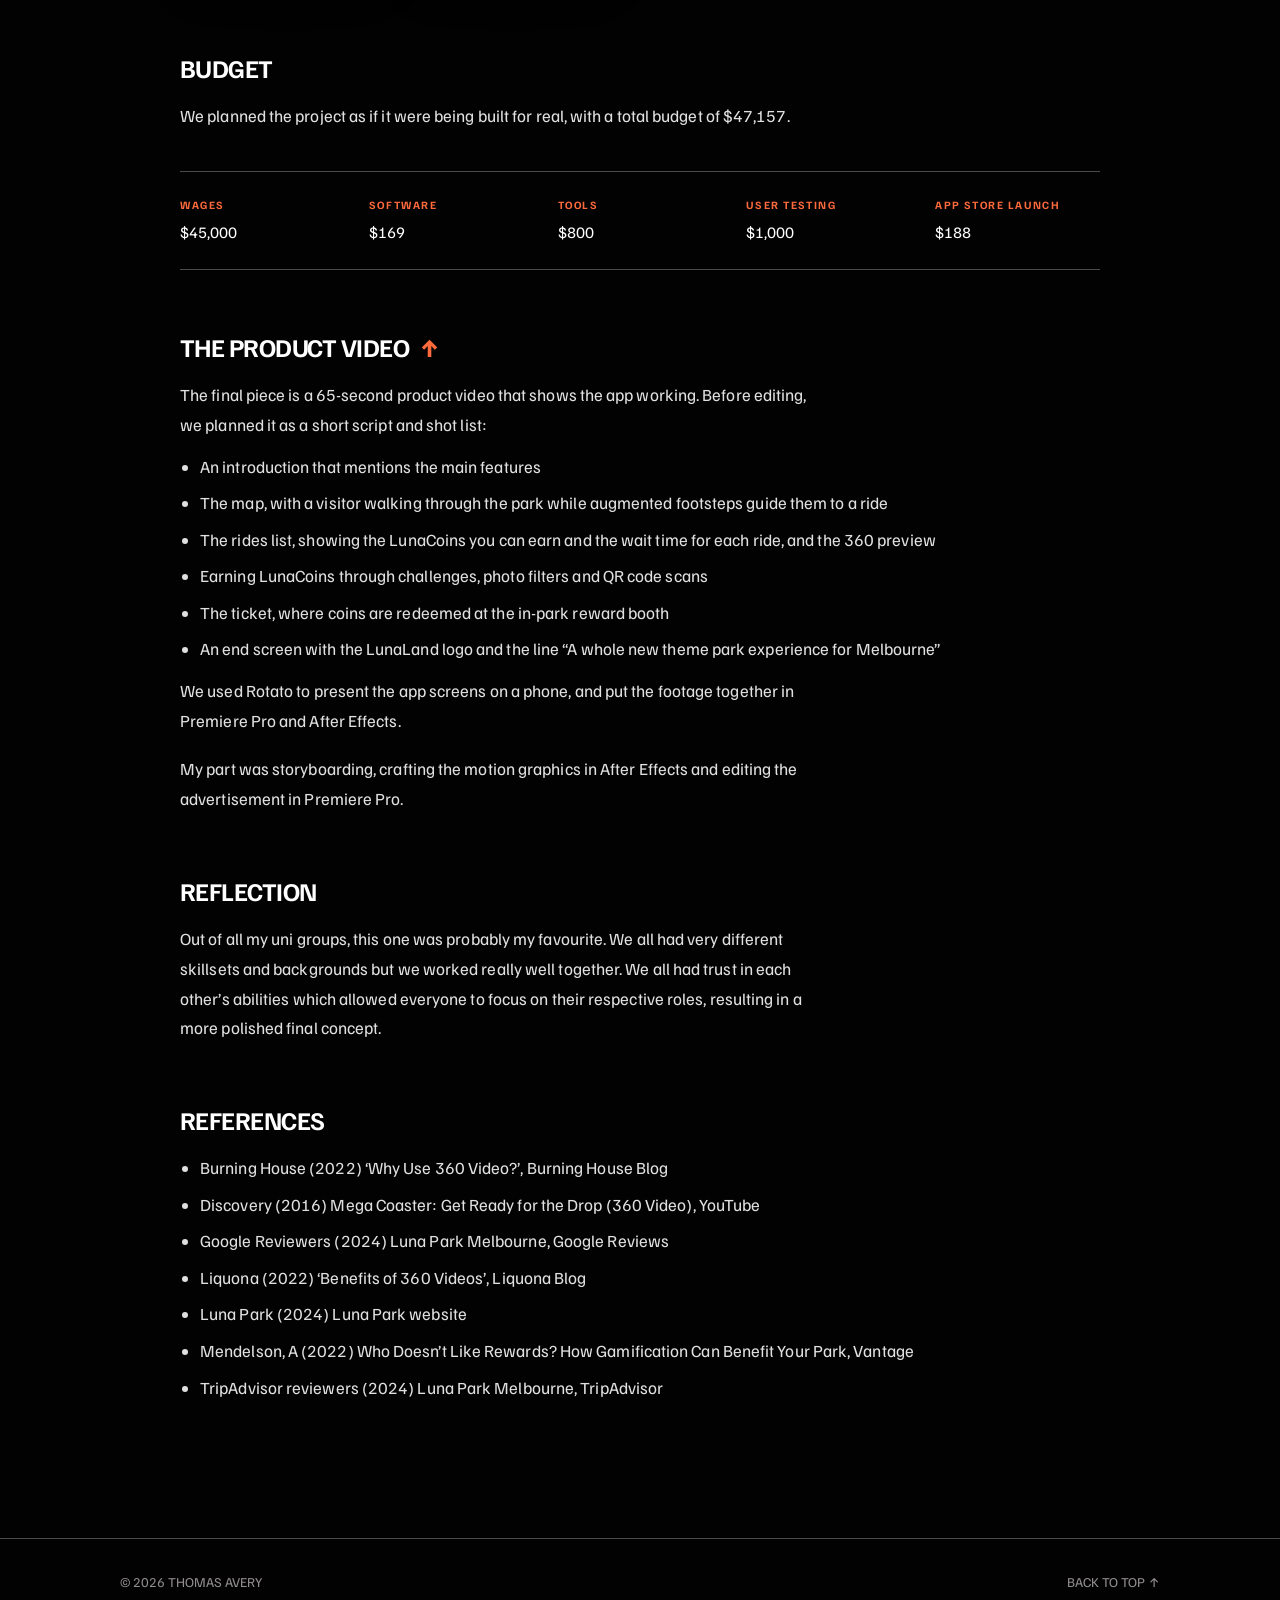
<file: project-two.html>
<!DOCTYPE html>
<html lang="en">
<head>
  <meta charset="UTF-8">
  <meta name="viewport" content="width=device-width, initial-scale=1">
  <title>Thomas Avery's Portfolio | LunaLand</title>
  <link rel="icon" href="favicon.ico?v=4" sizes="48x48">
  <link rel="icon" type="image/png" sizes="32x32" href="assets/favicon-32.png?v=4">
  <link rel="icon" type="image/png" href="assets/favicon.png?v=4">
  <link rel="apple-touch-icon" href="assets/apple-touch-icon.png?v=4">
  <link rel="preconnect" href="https://fonts.googleapis.com">
  <link rel="preconnect" href="https://fonts.gstatic.com" crossorigin>
  <link href="https://fonts.googleapis.com/css2?family=Familjen+Grotesk:wght@400;500;600;700&display=swap" rel="stylesheet">
  <link rel="stylesheet" href="style.css">
</head>
<body>
  <div class="layout">

    <!-- TOP: navigation -->
    <header class="site-header">
      <nav class="menu" aria-label="Main">
        <a class="logo" href="index.html" aria-label="Home">
          <img src="assets/title.png?v=2" alt="Thomas Avery's logo"
               onerror="this.replaceWith(Object.assign(document.createElement('span'),{className:'logo-fallback',textContent:'LOGO'}))">
        </a>
        <div class="marquee" aria-label="Video Production, sound design, ui/ux design, product videos, motion graphics, branding">
          <div class="marquee-viewport">
            <div class="marquee-track" aria-hidden="true">
              <div class="marquee-group"><span>Video Production</span><span class="dot"><img src="assets/asterix-small.png?v=4" alt=""></span><span>Sound Design</span><span class="dot"><img src="assets/asterix-small.png?v=4" alt=""></span><span>UI/UX Design</span><span class="dot"><img src="assets/asterix-small.png?v=4" alt=""></span><span>Product Videos</span><span class="dot"><img src="assets/asterix-small.png?v=4" alt=""></span><span>Motion graphics</span><span class="dot"><img src="assets/asterix-small.png?v=4" alt=""></span><span>Branding</span><span class="dot"><img src="assets/asterix-small.png?v=4" alt=""></span></div>
              <div class="marquee-group"><span>Video Production</span><span class="dot"><img src="assets/asterix-small.png?v=4" alt=""></span><span>Sound Design</span><span class="dot"><img src="assets/asterix-small.png?v=4" alt=""></span><span>UI/UX Design</span><span class="dot"><img src="assets/asterix-small.png?v=4" alt=""></span><span>Product Videos</span><span class="dot"><img src="assets/asterix-small.png?v=4" alt=""></span><span>Motion graphics</span><span class="dot"><img src="assets/asterix-small.png?v=4" alt=""></span><span>Branding</span><span class="dot"><img src="assets/asterix-small.png?v=4" alt=""></span></div>
            </div>
          </div>
        </div>
        <ul>
        <li><a href="index.html" class="current" aria-current="page">My Work</a></li>
        <li><a href="about.html">About me</a></li>
        <li><a href="contact.html">Get in touch</a></li>
        </ul>
      </nav>
    </header>

    <!-- CONTENT -->
    <main class="projects">
    <div class="detail">
    <a class="back" href="index.html">&larr; Back to all work</a>

    <h1>Luna Park app prototype &ldquo;LunaLand&rdquo; &amp; product video</h1>
    <p class="lead">LunaLand is a concept app that turns a day at Luna Park Melbourne into a game, with ride info, AR directions and a points system, shown in a 65-second product video.</p>

    <div class="media vimeo" id="video" data-placeholder="Loading video...">
      <iframe src="https://player.vimeo.com/video/1238611521?badge=0&amp;autopause=0&amp;player_id=0&amp;app_id=58479" width="1920" height="1080" frameborder="0" allow="autoplay; fullscreen; picture-in-picture; clipboard-write; encrypted-media; web-share" referrerpolicy="strict-origin-when-cross-origin" title="Luna Park app product video"></iframe>
    </div>

    <dl class="facts">
      <div><dt>My role</dt><dd>UI designer and AR designer: Map and Ticket screens, style guide, user persona, logo concepts</dd></div>
      <div><dt>Year</dt><dd>2024</dd></div>
      <div><dt>Tools</dt><dd>Figma, Rotato, Adobe Premiere Pro, After Effects</dd></div>
    </dl>

    <section>
      <h2>The story behind it</h2>
      <p>Luna Park is a Melbourne icon, but its charm is let down by long queues and high prices. Our team of five designers set out to fix that with an app, from the first research through to the product video. This was a university exercise based on a client brief, not an official Luna Park project.</p>
    </section>

    <section>
      <h2>The brief</h2>
      <p>Luna Park wanted creative digital experiences, such as AR, VR, gamification and interactive maps, that tie into its history, character and visual style. The solution had to drive profit, build customer loyalty and spread through social media, work for all ages and be culturally sensitive. It also had to be a smart-device app.</p>
    </section>

    <section>
      <h2>Research &amp; concept</h2>
      <p>We started with what visitors were already saying. Reviews on TripAdvisor and Google pointed to the same problems:</p>
      <ul>
        <li>Long waits for rides</li>
        <li>High prices for tickets and food</li>
        <li>Unclear signage and a hard-to-navigate layout</li>
        <li>Limited variety for older children and adults</li>
        <li>Cleanliness, maintenance and inconsistent customer service</li>
        <li>Frustration with the pay-per-ride system</li>
      </ul>
      <p>We built user personas to cover a range of visitors, and compared the Disneyland, Universal Studios and Village Roadshow Theme Parks apps with a SWOT analysis of each. I created Sophie Smith, a 16-year-old high school student from Melbourne.</p>
      <p><strong>Sophie</strong> loves trying new activities with her friends and family, and has visited Luna Park a few times. She wants an app that helps her save money on tickets, food and souvenirs so she can visit more often, with interactive features such as ride information and exclusive offers. She gets frustrated by budget limits and long queues, and struggles to find creative ideas for social media photos. Our user journey map follows her day: she plans around her budget, buys a pass and downloads the app on arrival, has her ticket scanned at her first ride, checks wait times and uses the photo filters, spends her points on food and drinks, and shares her photos afterwards to earn more.</p>
      <p>LunaLand is built around a points system. Visitors scan QR codes before each ride and earn points for sharing photos made with custom AR filters. They redeem the points for food, drinks and souvenirs through their ticket barcode. An optional monthly subscription adds unlimited entry, queue-skipping access and bonus points. The app also includes an interactive map and 360 video previews of rides.</p>
      <div class="gallery one">
        <figure class="fig"><div class="media contain" style="aspect-ratio: 1250 / 790;" data-placeholder="Persona: Sophie Smith"><img src="assets/lunaland-persona-sophie.png" alt="Sophie Smith user persona"></div><figcaption>Persona: Sophie Smith</figcaption></figure>
        <figure class="fig"><div class="media contain" style="aspect-ratio: 1223 / 593;" data-placeholder="User journey map: Sophie Smith"><img src="assets/lunaland-journey-sophie.png" alt="User journey map following Sophie Smith through a day at Luna Park"></div><figcaption>User journey map: Sophie Smith</figcaption></figure>
      </div>
    </section>

    <section>
      <h2>My contribution</h2>
      <ul>
        <li><strong>UI design in Figma.</strong> I worked with another designer on the team on the low and high fidelity mockups. I designed the Map and Ticket screens, and we adjusted each other&rsquo;s screens to keep everything consistent.</li>
        <li><strong>Branding.</strong> I created the style guide covering the fonts and colours for the interface, and developed four illustrated ideas for the app logo and icon.</li>
        <li><strong>User research.</strong> I created the Sophie Smith user persona.</li>
        <li><strong>Writing and planning.</strong> I helped write the abstract, wrote the UI and AR sections of the development process, and helped build the budget.</li>
      </ul>
    </section>

    <section>
      <h2>Design process</h2>
      <p><strong>Low fidelity.</strong> The first wireframes captured our early ideas and showed how features related to each other. Going through them again and again let us drop features that were redundant or impractical and expand the ideas that worked.</p>
      <p><strong>High fidelity.</strong> We then refined the core screens, keeping fonts, spacing, colours, sizing and component shapes consistent. We stayed close to Luna Park&rsquo;s current look so the app wouldn&rsquo;t feel disconnected from its website and brand, and used bold colours and bubbly text to keep it fun. Because we each had different ideas about styling, we talked constantly and worked in Figma at the same time, which helped us arrive at one consistent style.</p>
      <p><strong>Structure.</strong> The team mapped the app in a sitemap, from scanning the QR code at the park entrance and downloading the app, through sign-up, to the home page and its sections: map, ride information, tickets, points, games and profile.</p>
      <p><strong>Style guide.</strong> I wrote the style guide that sets the fonts and colours for every screen. Koulen is used for page headings and the ticket, Londrina Solid for ride names and points, Lexend Deca for subheadings and body text, and Lilita One for the rides-remaining number. French rose highlights the navigation, Celtic blue colours the height and time icons, and the ticket is French violet with a Naples yellow border.</p>
      <div class="gallery one">
        <figure class="fig"><div class="media contain" style="aspect-ratio: 1342 / 800;" data-placeholder="Low fidelity wireframes"><img src="assets/lunaland-wireframes.png" alt="Low fidelity wireframes for the LunaLand app"></div><figcaption>Low fidelity wireframes</figcaption></figure>
        <figure class="fig"><div class="media contain" style="aspect-ratio: 1365 / 626;" data-placeholder="App sitemap"><img src="assets/lunaland-sitemap.png" alt="LunaLand app sitemap"></div><figcaption>App sitemap</figcaption></figure>
        <figure class="fig"><div class="media contain" style="aspect-ratio: 1173 / 779;" data-placeholder="Style guide"><img src="assets/lunaland-style-guide.jpg" alt="LunaLand style guide showing the logo, fonts and colours"></div><figcaption>Style guide</figcaption></figure>
      </div>
      <div class="gallery phones">
        <figure class="fig"><div class="media contain phone" data-placeholder="Home"><img src="assets/lunaland-home.png" alt="LunaLand home screen showing rides"></div><figcaption>Home</figcaption></figure>
        <figure class="fig"><div class="media contain phone" data-placeholder="Map (my screen)"><img src="assets/lunaland-map.png" alt="LunaLand map screen"></div><figcaption>Map (my screen)</figcaption></figure>
        <figure class="fig"><div class="media contain phone" data-placeholder="Ticket (my screen)"><img src="assets/lunaland-ticket.png" alt="LunaLand ticket screen showing points and rides remaining"></div><figcaption>Ticket (my screen)</figcaption></figure>
      </div>
    </section>

    <section>
      <h2>Gamification &amp; AR</h2>
      <p><strong>Points.</strong> Riders earn points by scanning the QR code at a ride&rsquo;s entrance. Each ride has set points, with bonuses for quieter rides on the day. They can also earn points by sharing Luna Park photos to Facebook, Instagram or Twitter, with limits so people use both systems. In the prototype, photo filters unlock level by level, and each level is worth more coins.</p>
      <p><strong>AR.</strong> Augmented reality works inside the map. Like Google Maps, augmented footsteps show the path ahead and guide the user to the ride they&rsquo;ve chosen. Pointing the camera at a ride brings up extra information about it.</p>
      <p><strong>More features.</strong> Rides get 360 video previews, so people can see a ride before they go or relive it afterwards, which keeps them engaged in the app for longer. The sound design we planned is playful and themed around an amusement park, with popping balloons, classic jingles and cartoon effects. A page on Luna Park&rsquo;s history was planned for a later stage.</p>
      <div class="gallery phones">
        <figure class="fig"><div class="media contain phone" data-placeholder="Games"><img src="assets/lunaland-games.png" alt="LunaLand games screen showing photo filter levels and coins"></div><figcaption>Games</figcaption></figure>
        <figure class="fig"><div class="media contain phone" data-placeholder="AR map"><img src="assets/lunaland-ar-map.png" alt="LunaLand AR map with augmented footsteps leading the way"></div><figcaption>AR map</figcaption></figure>
      </div>
    </section>

    <section>
      <h2>Budget</h2>
      <p>We planned the project as if it were being built for real, with a total budget of $47,157.</p>
      <dl class="facts">
        <div><dt>Wages</dt><dd>$45,000</dd></div>
        <div><dt>Software</dt><dd>$169</dd></div>
        <div><dt>Tools</dt><dd>$800</dd></div>
        <div><dt>User testing</dt><dd>$1,000</dd></div>
        <div><dt>App store launch</dt><dd>$188</dd></div>
      </dl>
    </section>

    <section>
      <h2><a class="jump-link" href="#video">The product video <span aria-hidden="true">&uarr;</span></a></h2>
      <p>The final piece is a 65-second product video that shows the app working. Before editing, we planned it as a short script and shot list:</p>
      <ul>
        <li>An introduction that mentions the main features</li>
        <li>The map, with a visitor walking through the park while augmented footsteps guide them to a ride</li>
        <li>The rides list, showing the LunaCoins you can earn and the wait time for each ride, and the 360 preview</li>
        <li>Earning LunaCoins through challenges, photo filters and QR code scans</li>
        <li>The ticket, where coins are redeemed at the in-park reward booth</li>
        <li>An end screen with the LunaLand logo and the line &ldquo;A whole new theme park experience for Melbourne&rdquo;</li>
      </ul>
      <p>We used Rotato to present the app screens on a phone, and put the footage together in Premiere Pro and After Effects.</p>
      <p>My part was storyboarding, crafting the motion graphics in After Effects and editing the advertisement in Premiere Pro.</p>
    </section>

    <section>
      <h2>Reflection</h2>
      <p>Out of all my uni groups, this one was probably my favourite. We all had very different skillsets and backgrounds but we worked really well together. We all had trust in each other&rsquo;s abilities which allowed everyone to focus on their respective roles, resulting in a more polished final concept.</p>
    </section>

    <section>
      <h2>References</h2>
      <ul>
        <li>Burning House (2022) &lsquo;Why Use 360 Video?&rsquo;, Burning House Blog</li>
        <li>Discovery (2016) Mega Coaster: Get Ready for the Drop (360 Video), YouTube</li>
        <li>Google Reviewers (2024) Luna Park Melbourne, Google Reviews</li>
        <li>Liquona (2022) &lsquo;Benefits of 360 Videos&rsquo;, Liquona Blog</li>
        <li>Luna Park (2024) Luna Park website</li>
        <li>Mendelson, A (2022) Who Doesn&rsquo;t Like Rewards? How Gamification Can Benefit Your Park, Vantage</li>
        <li>TripAdvisor reviewers (2024) Luna Park Melbourne, TripAdvisor</li>
      </ul>
    </section>
    </div>
    </main>

    <!-- FOOTER (same on every page) -->
    <footer class="site-footer">
      <div class="footer-inner">
        <p class="footer-name">&copy; 2026 Thomas Avery</p>
        <ul class="footer-links">
          <li><a href="#">Back to top &uarr;</a></li>
        </ul>
      </div>
    </footer>

  </div>
  <script src="shapes.js"></script>
</body>
</html>
</file>
<file: style.css>
:root {
  --bg: #020202;          /* black, but not true black */
  --panel: #1a1a1e;
  --text: #ffffff;
  --muted: rgba(249, 242, 242, 0.58);
  --accent: #ff6a3d;
  --blue: #0a47ff;        /* really electric blue for hovers */
  --line: #4a4a4a;        /* grey dividers */
  --display: "Familjen Grotesk", "Helvetica Neue", Helvetica, Arial, sans-serif;
  --body: "Familjen Grotesk", "Helvetica Neue", Helvetica, Arial, sans-serif;
}

* { box-sizing: border-box; margin: 0; padding: 0; }

html { scroll-behavior: smooth; }

body {
  background: var(--bg);
  color: var(--text);
  font-family: var(--body);
  line-height: 1.65;
  text-transform: uppercase;
  -webkit-font-smoothing: antialiased;
}

a { color: inherit; text-decoration: none; }

::selection { background: var(--accent); color: #fff; }

/* ---------- Layout: top navigation, centred content ---------- */

.site-header {
  position: sticky;
  top: 0;
  z-index: 50;
  background: var(--bg);                 /* solid: the bar itself is not transparent or blurred */
  border-bottom: 1px solid var(--line);
}

/* The page fades into the background as it approaches the bar: a strip just below the bar that goes
   from the page colour (right under the bar) to clear. Content scrolling up dissolves into it.
   The stops ease the fade so there's no visible edge. pointer-events: none keeps links underneath clickable. */
.site-header::after {
  content: "";
  position: absolute;
  left: 0;
  right: 0;
  top: 100%;
  height: 120px;
  pointer-events: none;
  background: linear-gradient(to bottom,
    rgba(2, 2, 2, 1) 0%,
    rgba(2, 2, 2, 0.92) 15%,
    rgba(2, 2, 2, 0.72) 35%,
    rgba(2, 2, 2, 0.4) 58%,
    rgba(2, 2, 2, 0.14) 80%,
    rgba(2, 2, 2, 0) 100%);
}

.site-header .menu {
  display: flex;
  justify-content: space-between;
  align-items: center;
  gap: 24px;
  max-width: 1280px;
  margin: 0 auto;
  padding: 6px 40px;
}

.projects {
  width: 100%;
  max-width: 1120px;
  margin: 0 auto;
  padding: 130px 40px 96px;   /* top space clears the fade strip under the nav bar (120px) */
  display: flex;
  flex-direction: column;
  gap: 120px;            /* space between projects */
  min-height: 100vh;
}

/* ---------- Navigation ---------- */

.site-header .logo { display: block; flex: none; }
.site-header .logo img { display: block; height: 48px; width: auto; max-width: 100%; }
.site-header .logo-fallback {
  display: grid;
  place-items: center;
  width: 40px;
  height: 40px;
  border: 1px dashed var(--muted);
  border-radius: 8px;
  color: var(--muted);
  font-size: 0.5rem;
  letter-spacing: 0.12em;
}

.site-header ul { list-style: none; display: flex; gap: 32px; }
.site-header li a {
  display: inline-block;
  line-height: 1.2;       /* tighter line box so the underline hugs the text */
  padding: 0 0 2px;
  font-family: var(--display);
  font-size: 0.95rem;
  font-weight: 600;
  letter-spacing: 0.04em;
  color: var(--muted);
  border-bottom: 1px solid transparent;
  transform-origin: center;
  transition: transform 0.9s ease, color 0.6s ease, border-color 0.6s ease, text-shadow 0.6s ease;
}
.site-header li a:hover {
  color: var(--blue);
  border-bottom-color: var(--blue);
  text-shadow: 0 0 14px rgba(10, 71, 255, 0.75);   /* glow keeps the saturated blue readable on black */
  transform: scale(1.08);
}
.site-header li a.current { color: var(--text); border-bottom-color: var(--line); }
.site-header li a.current:hover { color: var(--blue); border-bottom-color: var(--blue); text-shadow: 0 0 14px rgba(10, 71, 255, 0.75); }

/* ---------- Intro (top of the home page) ---------- */

.intro { padding-bottom: 40px; border-bottom: 1px solid var(--line); }

.intro .role {
  color: var(--accent);
  font-weight: 700;
  letter-spacing: 0.14em;
  text-transform: uppercase;
  font-size: 0.8rem;
}

.intro .bio {
  margin-top: 16px;
  text-transform: none;
  color: var(--text);
  max-width: 56ch;             /* wider, so the sentence doesn't wrap early */
  text-wrap: balance;          /* evens out the lines so no single word is left alone on the last one */
  font-size: 1.5rem;
  line-height: 1.4;
}

/* ---------- Text pages (About, Contact) ---------- */

.page { gap: 48px; max-width: 920px; }
.page h1 {
  font-family: var(--display);
  font-size: clamp(2.4rem, 5vw, 4.4rem);
  font-weight: 800;
  letter-spacing: -0.03em;
  line-height: 1;
}
.page .lead { color: var(--muted); font-size: 1.1rem; max-width: 56ch; margin-top: -24px; }
.page h2 { font-family: var(--display); font-size: 1.2rem; font-weight: 700; letter-spacing: -0.01em; }
.page section p { margin-top: 14px; color: rgba(255, 255, 255, 0.78); max-width: 62ch; }
.page section p.big { font-size: 1.4rem; line-height: 1.4; color: var(--text); margin-top: 0; }
.page section ul { list-style: none; margin-top: 12px; }
.page .cols {
  display: grid;
  grid-template-columns: repeat(auto-fit, minmax(180px, 1fr));
  gap: 32px;
  padding-top: 32px;
  border-top: 1px solid var(--line);
}
.page .cols li { padding: 6px 0; border-bottom: 1px solid var(--line); color: rgba(255, 255, 255, 0.78); }
.timeline li { display: grid; grid-template-columns: 160px 1fr; gap: 16px; padding: 12px 0; border-bottom: 1px solid var(--line); color: rgba(255, 255, 255, 0.78); }
.timeline span { color: var(--accent); font-weight: 700; font-size: 0.85rem; }
/* Dates in the Experience / Education columns sit on their own line above each entry */
.page .dated span { display: block; color: var(--accent); font-weight: 700; font-size: 0.85rem; }
.page .note { color: var(--muted); font-size: 0.9rem; margin-top: -24px; }

.contact-list { list-style: none; border-top: 1px solid var(--line); }
.contact-list li {
  display: grid;
  grid-template-columns: 140px 1fr;
  gap: 16px;
  padding: 18px 0;
  border-bottom: 1px solid var(--line);
  font-size: 1.1rem;
}
.contact-list span { color: var(--accent); font-size: 0.72rem; font-weight: 700; letter-spacing: 0.14em; text-transform: uppercase; align-self: center; }
.contact-list a:hover { color: var(--blue); text-shadow: 0 0 14px rgba(10, 71, 255, 0.75); }   /* electric blue, with the same glow as the nav hover */

/* ---------- Extras ---------- */


/* ---------- CV buttons (Contact page) ---------- */
/* Two-class selectors (.btn.cv-btn) so these always beat the general .btn rule further down. */

.contact-list .cv-row { align-items: center; }
.cv-buttons { display: flex; flex-wrap: wrap; gap: 12px; }

.btn.cv-btn {
  display: inline-flex;
  align-items: center;
  gap: 10px;
  margin-top: 0;
  padding: 12px 24px;
  border: 2px solid #fff;
  border-radius: 28px 14px 26px 18px / 18px 26px 14px 28px;
  font-size: 0.85rem;
  font-weight: 700;
  letter-spacing: 0.06em;
  line-height: 1;
  transition: background 0.25s, color 0.25s, border-color 0.25s;
}
.btn.cv-btn .btn-icon { flex: none; transition: transform 0.35s ease; }

/* Both buttons: solid white with dark text; electric blue on hover */
.btn.cv-btn-solid,
.btn.cv-btn-outline { background: #fff; color: #020202; }
.contact-list a.btn.cv-btn:hover { background: var(--blue); border-color: var(--blue); color: #fff; }
.btn.cv-btn-solid:hover .btn-icon { transform: translateY(3px); }
.btn.cv-btn-outline:hover .btn-icon { transform: translate(2px, -2px); }

/* ---------- Project cards ---------- */

.projects > h2 {
  margin-top: 8px;        /* with the 120px gap, keeps the space above the heading at about 128px */
  margin-bottom: -92px;   /* pulls the first project up: the 120px gap becomes about 28px */
  font-family: var(--display);
  font-size: 0.8rem;
  letter-spacing: 0.2em;
  text-transform: uppercase;
  color: var(--muted);
  font-weight: 700;
}

.media {
  position: relative;
  aspect-ratio: 16 / 9;
  border-radius: 6px;
  overflow: hidden;
  background: linear-gradient(135deg, #26262c, #18181c);
  box-shadow: 0 24px 60px -30px rgba(0, 0, 0, 0.8);
}

.media img,
.media video {
  position: absolute;
  inset: 0;
  width: 100%;
  height: 100%;
  object-fit: cover;
  display: block;
  z-index: 1;
  background: #18181c;
  transition: transform 0.6s ease;
}
.project:hover .media img { transform: scale(1.03); }

/* Embedded players (Vimeo) fill the 16:9 frame */
.media iframe {
  position: absolute;
  inset: 0;
  width: 100%;
  height: 100%;
  border: 0;
  display: block;
  z-index: 1;
}

/* Visible placeholder label until real media is added */
.media::after {
  content: attr(data-placeholder);
  position: absolute;
  inset: 0;
  display: grid;
  place-items: center;
  color: rgba(255, 255, 255, 0.3);
  font-size: 0.8rem;
  letter-spacing: 0.14em;
  text-transform: uppercase;
  z-index: 0;
}

.project .meta {
  display: flex;
  justify-content: space-between;
  align-items: baseline;
  margin-top: 24px;
  gap: 16px;
}

.project h3 {
  font-family: var(--display);
  font-size: clamp(1.5rem, 2.4vw, 2.1rem);
  font-weight: 700;
  letter-spacing: -0.02em;
  line-height: 1.1;
}

.project .tag {
  color: var(--accent);
  font-size: 0.72rem;
  font-weight: 700;
  text-transform: uppercase;
  letter-spacing: 0.14em;
  white-space: nowrap;
}

.project p { margin-top: 12px; color: rgba(255, 255, 255, 0.78); max-width: 60ch; }

.project .role-line { color: var(--muted); font-size: 0.9rem; margin-top: 8px; }
.project .role-line strong { color: var(--text); font-weight: 700; }

.btn {
  display: inline-block;
  margin-top: 22px;
  padding: 11px 26px;
  border: 2px solid var(--text);
  color: var(--text);
  border-radius: 28px 14px 26px 18px / 18px 26px 14px 28px;   /* rounded, slightly uneven outline (about half the button height, so it stays soft) */
  font-size: 0.85rem;
  font-weight: 700;
  letter-spacing: 0.04em;
  transition: background 0.25s, color 0.25s, border-color 0.25s;
}
.btn:hover { background: var(--blue); border-color: var(--blue); color: #fff; }

/* ---------- Detail pages ---------- */

.detail {
  width: 100%;
  max-width: 920px;
  margin: 0 auto;
}

.detail .back { color: var(--muted); font-size: 0.9rem; transition: color 0.2s; }
.detail .back:hover { color: var(--text); }

.detail h1 {
  margin-top: 28px;
  font-family: var(--display);
  font-size: clamp(2.2rem, 6vw, 4rem);
  font-weight: 800;
  letter-spacing: -0.03em;
  line-height: 1.05;
}

.detail .lead { margin-top: 14px; color: var(--muted); font-size: 1.1rem; max-width: 60ch; }

.detail > .media { margin-top: 36px; }

.facts {
  display: grid;
  grid-template-columns: repeat(auto-fit, minmax(150px, 1fr));
  gap: 24px;
  margin: 40px 0;
  padding: 24px 0;
  border-top: 1px solid var(--line);
  border-bottom: 1px solid var(--line);
}
.facts dt { color: var(--accent); font-size: 0.7rem; font-weight: 700; letter-spacing: 0.14em; text-transform: uppercase; }
.facts dd { margin-top: 4px; }

.detail section { margin-top: 56px; }
.detail h2 { font-family: var(--display); font-size: 1.6rem; font-weight: 700; letter-spacing: -0.02em; }
.detail section p { margin-top: 12px; color: rgba(255, 255, 255, 0.78); max-width: 66ch; }
.detail section ul { margin: 12px 0 0 20px; color: rgba(255, 255, 255, 0.78); }

.gallery {
  display: grid;
  grid-template-columns: repeat(auto-fit, minmax(240px, 1fr));
  gap: 16px;
  margin-top: 20px;
}

/* ---------- Responsive ---------- */

@media (max-width: 720px) {
  .site-header .menu { padding: 8px 20px; flex-wrap: wrap; }
  .site-header ul { gap: 20px; }
  .site-header .logo img { height: 40px; }
  .projects { padding: 120px 20px 64px; }
  .intro .bio { font-size: 1.25rem; }
}

/* ---------- Readable body copy: sentence case, a little larger, more spacing ---------- */

.project p,
.detail .lead,
.detail section p,
.detail section li,
.page .lead,
.page section p,
.page section li,
.page .note,
.timeline li {
  text-transform: none;
  font-size: 1.0625rem;
  line-height: 1.75;
  letter-spacing: 0.005em;
  color: rgba(255, 255, 255, 0.88);
}

.detail .lead,
.page .lead { font-size: 1.2rem; color: var(--muted); }


.project .role-line { font-size: 0.95rem; color: var(--muted); }

.detail section p + p,
.page section p + p { margin-top: 1.1em; }

.detail section ul li,
.page section ul li { margin-top: 0.4em; }

.detail section p,
.page section p { max-width: 64ch; }

/* Screenshots that should not be cropped to 16:9 */
.media.contain img { object-fit: contain; background: #f4f4f4; }

/* ---------- Scrolling keywords (inside the top navigation bar) ---------- */

.site-header .marquee {
  flex: 0 1 420px;      /* fixed narrow width instead of filling the gap */
  min-width: 0;
  margin: 0 auto;       /* sits centred between the logo and the links */
}

/* Fixed wrapper: the fade stays at the edges while the track moves inside it */
.marquee-viewport {
  overflow: hidden;
  -webkit-mask-image: linear-gradient(to right, transparent, #000 15%, #000 85%, transparent);
  mask-image: linear-gradient(to right, transparent, #000 15%, #000 85%, transparent);
}

.marquee-track {
  display: flex;
  width: max-content;
  animation: marquee-scroll 30s linear infinite;
}


.marquee-group {
  display: flex;
  flex: none;
  align-items: center;
}

.marquee-group span {
  font-family: var(--display);
  font-weight: 700;
  font-size: 0.8rem;
  line-height: 1;
  letter-spacing: 0.06em;
  white-space: nowrap;
  padding: 0 0.9em;
}

.marquee-group .dot { padding: 0; display: flex; align-items: center; }
.marquee-group .dot img { display: block; height: 22px; width: auto; }

@keyframes marquee-scroll {
  from { transform: translateX(0); }
  to { transform: translateX(-50%); }
}

@media (prefers-reduced-motion: reduce) {
  .marquee-track { animation: none; }
}

@media (max-width: 720px) {
  .site-header .menu ul { order: 2; width: auto; }
  .site-header .marquee { order: 3; flex: 0 0 100%; }
}

/* ---------- Highlighted text: orange highlighter behind white text (home page intro) ---------- */

.hl {
  background: var(--accent);
  color: #fff;
  text-transform: none;          /* normal capitalisation, not all caps */
  font-weight: 600;
  padding: 0.08em 0.3em;
  -webkit-box-decoration-break: clone;
  box-decoration-break: clone;   /* keeps the padding on every line when a highlight wraps */
}
/* ---------- Case-study figures (QBD & Kayo page) ---------- */

.fig { margin: 0; }
.fig figcaption {
  margin-top: 8px;
  font-size: 0.8rem;
  color: var(--muted);
  text-transform: none;
  line-height: 1.4;
}
.gallery.one { grid-template-columns: 1fr; }
.gallery.two { grid-template-columns: repeat(2, 1fr); }
.media.contain.dark img { background: #0b1020; }
.case-note {
  margin-top: 28px;
  font-size: 0.85rem;
  color: var(--muted);
  text-transform: none;
  max-width: 64ch;
  line-height: 1.5;
}

@media (max-width: 720px) {
  .gallery.two { grid-template-columns: 1fr; }
}

/* ---------- Location line (About page) ---------- */

.page .location {
  display: flex;
  align-items: center;
  gap: 10px;
  margin: 0 0 20px;
  font-size: 1.1rem;
  color: var(--text);
}
.page .location .loc-icon { flex: none; color: var(--accent); }

/* ---------- Highlighter sweep (home page) ---------- */

/* Once the script has split the text into words, each word draws its own highlight */
.hl.is-animated { background: none; padding: 0; }

.hl-word {
  background-image: linear-gradient(var(--accent), var(--accent));
  background-repeat: no-repeat;
  background-size: 0% 100%;
  padding-top: 0.08em;
  padding-bottom: 0.08em;
  -webkit-box-decoration-break: clone;
  box-decoration-break: clone;
}

/* The sweep only runs once the script adds .play, i.e. when the visitor arrives at the page */
.hl.play .hl-word { animation: hl-sweep var(--dur, 0.3s) linear var(--delay, 0s) forwards; }

/* Extra padding at the start and end of each row, with a matching negative margin so the text never moves */
.hl-word.row-start { padding-left: 0.3em; margin-left: -0.3em; }
.hl-word.row-end { padding-right: 0.3em; margin-right: -0.3em; }

@keyframes hl-sweep { to { background-size: 100% 100%; } }

@media (prefers-reduced-motion: reduce) {
  .hl-word,
  .hl.play .hl-word { animation: none; background-size: 100% 100%; }
}

/* ---------- Links inside paragraphs ---------- */

.text-link {
  color: inherit;
  text-decoration: underline;
  text-decoration-color: var(--accent);
  text-decoration-thickness: 2px;
  text-underline-offset: 4px;
  transition: color 0.2s ease, text-decoration-color 0.2s ease;
}
.text-link:hover { color: var(--blue); text-decoration-color: var(--blue); }

/* Phone screenshots (LunaLand page): portrait frames, left-aligned at a fixed width */
.gallery.phones { grid-template-columns: repeat(auto-fill, minmax(150px, 210px)); }
.media.phone { aspect-ratio: 9 / 19.5; }

/* ---------- Heading that jumps to the video on the same page ---------- */

.jump-link { color: inherit; text-decoration: none; transition: color 0.2s ease; }
.jump-link span { display: inline-block; margin-left: 0.15em; color: var(--accent); transition: transform 0.25s ease; }
.jump-link:hover { color: var(--blue); }
.jump-link:hover span { transform: translateY(-3px); }

/* Land with the video clear of the sticky navigation bar */
#video { scroll-margin-top: 110px; }

/* ---------- Footer (every page) ---------- */

.site-footer {
  border-top: 1px solid var(--line);
  margin-top: 40px;
}

.footer-inner {
  max-width: 1120px;
  margin: 0 auto;
  padding: 32px 40px 40px;
  display: flex;
  justify-content: space-between;
  align-items: center;
  gap: 16px 32px;
  flex-wrap: wrap;
  font-size: 0.85rem;
  color: var(--muted);
}

.footer-name { margin: 0; }

.footer-links { list-style: none; display: flex; gap: 28px; flex-wrap: wrap; }
.footer-links a { color: var(--muted); transition: color 0.2s ease; }
.footer-links a:hover { color: var(--blue); }

@media (max-width: 720px) {
  .footer-inner { padding: 28px 20px 36px; }
}

/* A single tall screenshot (such as a long chat), kept to a readable width */
.gallery.narrow { grid-template-columns: minmax(0, 460px); }

/* Diagrams kept to a comfortable width */
.gallery.wide { grid-template-columns: minmax(0, 720px); }

/* Paper wireframes (Linx page): all seven in one row, each one enlarging when you hover over it */
.gallery.papers { grid-template-columns: repeat(7, minmax(0, 1fr)); gap: 10px; }
.gallery.papers .media { border-radius: 4px; box-shadow: none; transition: transform 0.3s ease, box-shadow 0.3s ease; }
.gallery.papers .media:first-child { transform-origin: left center; }
.gallery.papers .media:last-child { transform-origin: right center; }
.gallery.papers .media:hover { transform: scale(2.1); z-index: 5; box-shadow: 0 12px 40px rgba(0, 0, 0, 0.7); }
.media.contain.paper img { background: #e9e9ec; }
.media a { display: contents; }

@media (max-width: 720px) {
  .gallery.papers { grid-template-columns: repeat(4, minmax(0, 1fr)); }
  .gallery.papers .media:hover { transform: none; box-shadow: none; }
}

/* Embedded music players (Whippet in bed page): side by side on wide screens, stacked on narrow ones */
.audio-embeds { display: grid; grid-template-columns: repeat(auto-fit, minmax(300px, 1fr)); gap: 16px; margin-top: 24px; }
.audio-embed { margin: 0; }
.audio-embed iframe { display: block; width: 100%; border: 0; }
.audio-embed figcaption { margin-top: 8px; font-size: 0.8rem; color: var(--muted); text-transform: none; line-height: 1.4; }
</file>
